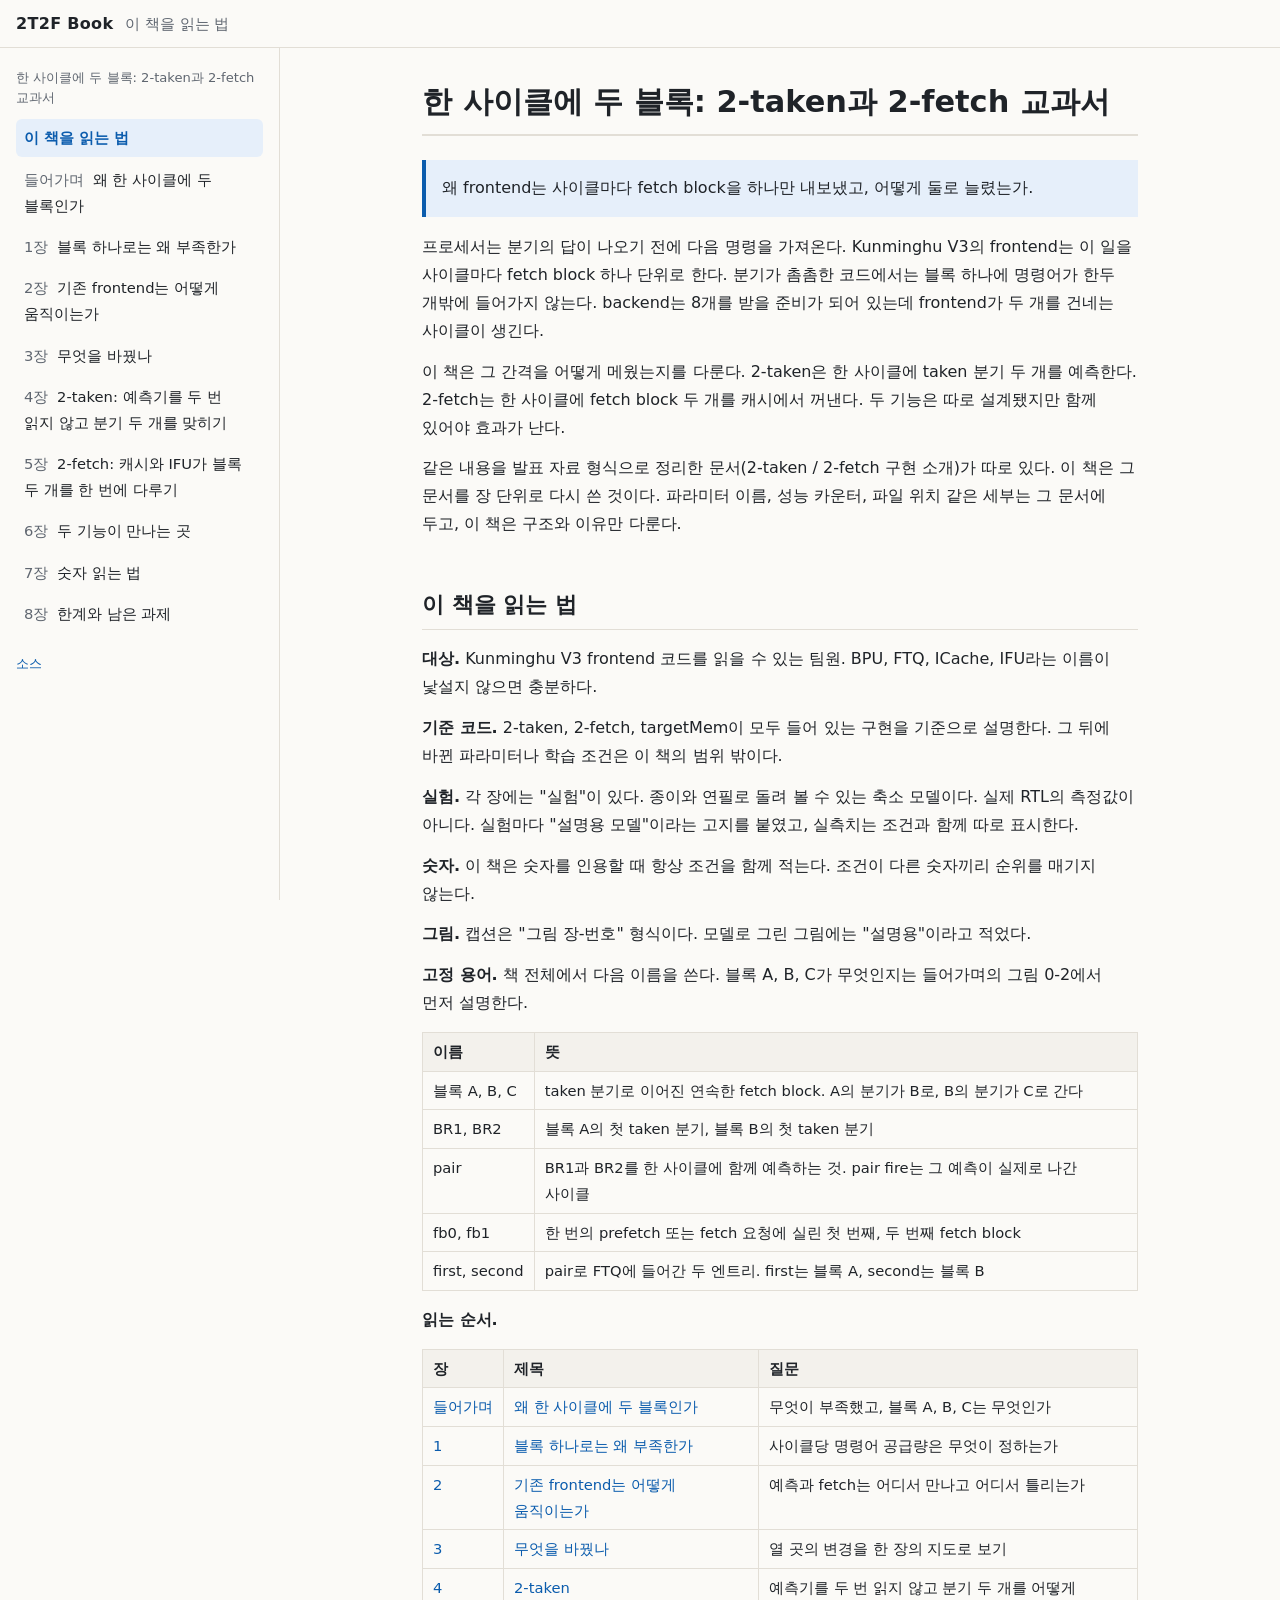
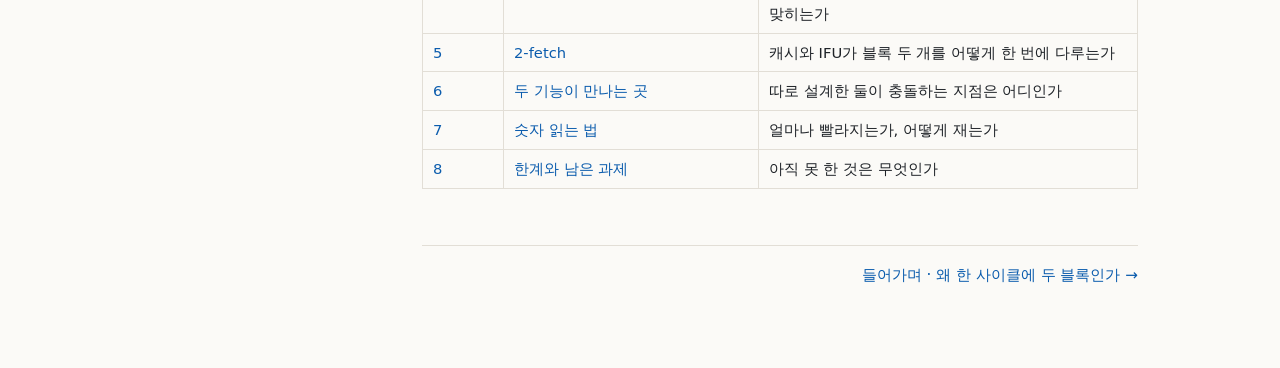
<file: index.html>
<!doctype html>
<html lang="ko">
<head>
<meta charset="utf-8">
<meta name="viewport" content="width=device-width, initial-scale=1">
<title>2T2F Book · 한 사이클에 두 블록: 2-taken과 2-fetch 교과서</title>
<meta name="description" content="한 사이클에 두 블록: 2-taken과 2-fetch 교과서">
<link rel="stylesheet" href="assets/book.css">
</head>
<body>
<header class="top">
  <button class="menu" aria-label="목차" onclick="document.body.classList.toggle('nav-open')">☰</button>
  <a class="brand" href="index.html">2T2F Book</a>
  <span class="topline">이 책을 읽는 법</span>
</header>
<div class="layout">
<nav class="side">
  <div class="side-title">한 사이클에 두 블록: 2-taken과 2-fetch 교과서</div>
  <ul><li><a href="index.html" class=cur>이 책을 읽는 법</a></li><li><a href="chapters/ch0.html"><span class="n">들어가며</span> 왜 한 사이클에 두 블록인가</a></li><li><a href="chapters/ch1.html"><span class="n">1장</span> 블록 하나로는 왜 부족한가</a></li><li><a href="chapters/ch2.html"><span class="n">2장</span> 기존 frontend는 어떻게 움직이는가</a></li><li><a href="chapters/ch3.html"><span class="n">3장</span> 무엇을 바꿨나</a></li><li><a href="chapters/ch4.html"><span class="n">4장</span> 2-taken: 예측기를 두 번 읽지 않고 분기 두 개를 맞히기</a></li><li><a href="chapters/ch5.html"><span class="n">5장</span> 2-fetch: 캐시와 IFU가 블록 두 개를 한 번에 다루기</a></li><li><a href="chapters/ch6.html"><span class="n">6장</span> 두 기능이 만나는 곳</a></li><li><a href="chapters/ch7.html"><span class="n">7장</span> 숫자 읽는 법</a></li><li><a href="chapters/ch8.html"><span class="n">8장</span> 한계와 남은 과제</a></li></ul>
  <div class="side-foot"><a href="https://github.com/star007kdh-proj/2T2F-book">소스</a></div>
</nav>
<main class="content">
<h1>한 사이클에 두 블록: 2-taken과 2-fetch 교과서</h1>
<blockquote>
<p>왜 frontend는 사이클마다 fetch block을 하나만 내보냈고, 어떻게 둘로 늘렸는가.</p>
</blockquote>
<p>프로세서는 분기의 답이 나오기 전에 다음 명령을 가져온다. Kunminghu V3의 frontend는 이 일을 사이클마다 fetch block 하나 단위로 한다. 분기가 촘촘한 코드에서는 블록 하나에 명령어가 한두 개밖에 들어가지 않는다. backend는 8개를 받을 준비가 되어 있는데 frontend가 두 개를 건네는 사이클이 생긴다.</p>
<p>이 책은 그 간격을 어떻게 메웠는지를 다룬다. 2-taken은 한 사이클에 taken 분기 두 개를 예측한다. 2-fetch는 한 사이클에 fetch block 두 개를 캐시에서 꺼낸다. 두 기능은 따로 설계됐지만 함께 있어야 효과가 난다.</p>
<p>같은 내용을 발표 자료 형식으로 정리한 문서(2-taken / 2-fetch 구현 소개)가 따로 있다. 이 책은 그 문서를 장 단위로 다시 쓴 것이다. 파라미터 이름, 성능 카운터, 파일 위치 같은 세부는 그 문서에 두고, 이 책은 구조와 이유만 다룬다.</p>
<h2>이 책을 읽는 법</h2>
<p><strong>대상.</strong> Kunminghu V3 frontend 코드를 읽을 수 있는 팀원. BPU, FTQ, ICache, IFU라는 이름이 낯설지 않으면 충분하다.</p>
<p><strong>기준 코드.</strong> 2-taken, 2-fetch, targetMem이 모두 들어 있는 구현을 기준으로 설명한다. 그 뒤에 바뀐 파라미터나 학습 조건은 이 책의 범위 밖이다.</p>
<p><strong>실험.</strong> 각 장에는 "실험"이 있다. 종이와 연필로 돌려 볼 수 있는 축소 모델이다. 실제 RTL의 측정값이 아니다. 실험마다 "설명용 모델"이라는 고지를 붙였고, 실측치는 조건과 함께 따로 표시한다.</p>
<p><strong>숫자.</strong> 이 책은 숫자를 인용할 때 항상 조건을 함께 적는다. 조건이 다른 숫자끼리 순위를 매기지 않는다.</p>
<p><strong>그림.</strong> 캡션은 "그림 장-번호" 형식이다. 모델로 그린 그림에는 "설명용"이라고 적었다.</p>
<p><strong>고정 용어.</strong> 책 전체에서 다음 이름을 쓴다. 블록 A, B, C가 무엇인지는 들어가며의 그림 0-2에서 먼저 설명한다.</p>
<table>
<thead>
<tr>
<th>이름</th>
<th>뜻</th>
</tr>
</thead>
<tbody>
<tr>
<td>블록 A, B, C</td>
<td>taken 분기로 이어진 연속한 fetch block. A의 분기가 B로, B의 분기가 C로 간다</td>
</tr>
<tr>
<td>BR1, BR2</td>
<td>블록 A의 첫 taken 분기, 블록 B의 첫 taken 분기</td>
</tr>
<tr>
<td>pair</td>
<td>BR1과 BR2를 한 사이클에 함께 예측하는 것. pair fire는 그 예측이 실제로 나간 사이클</td>
</tr>
<tr>
<td>fb0, fb1</td>
<td>한 번의 prefetch 또는 fetch 요청에 실린 첫 번째, 두 번째 fetch block</td>
</tr>
<tr>
<td>first, second</td>
<td>pair로 FTQ에 들어간 두 엔트리. first는 블록 A, second는 블록 B</td>
</tr>
</tbody>
</table>
<p><strong>읽는 순서.</strong></p>
<table>
<thead>
<tr>
<th>장</th>
<th>제목</th>
<th>질문</th>
</tr>
</thead>
<tbody>
<tr>
<td><a href="chapters/ch0.html">들어가며</a></td>
<td><a href="chapters/ch0.html">왜 한 사이클에 두 블록인가</a></td>
<td>무엇이 부족했고, 블록 A, B, C는 무엇인가</td>
</tr>
<tr>
<td><a href="chapters/ch1.html">1</a></td>
<td><a href="chapters/ch1.html">블록 하나로는 왜 부족한가</a></td>
<td>사이클당 명령어 공급량은 무엇이 정하는가</td>
</tr>
<tr>
<td><a href="chapters/ch2.html">2</a></td>
<td><a href="chapters/ch2.html">기존 frontend는 어떻게 움직이는가</a></td>
<td>예측과 fetch는 어디서 만나고 어디서 틀리는가</td>
</tr>
<tr>
<td><a href="chapters/ch3.html">3</a></td>
<td><a href="chapters/ch3.html">무엇을 바꿨나</a></td>
<td>열 곳의 변경을 한 장의 지도로 보기</td>
</tr>
<tr>
<td><a href="chapters/ch4.html">4</a></td>
<td><a href="chapters/ch4.html">2-taken</a></td>
<td>예측기를 두 번 읽지 않고 분기 두 개를 어떻게 맞히는가</td>
</tr>
<tr>
<td><a href="chapters/ch5.html">5</a></td>
<td><a href="chapters/ch5.html">2-fetch</a></td>
<td>캐시와 IFU가 블록 두 개를 어떻게 한 번에 다루는가</td>
</tr>
<tr>
<td><a href="chapters/ch6.html">6</a></td>
<td><a href="chapters/ch6.html">두 기능이 만나는 곳</a></td>
<td>따로 설계한 둘이 충돌하는 지점은 어디인가</td>
</tr>
<tr>
<td><a href="chapters/ch7.html">7</a></td>
<td><a href="chapters/ch7.html">숫자 읽는 법</a></td>
<td>얼마나 빨라지는가, 어떻게 재는가</td>
</tr>
<tr>
<td><a href="chapters/ch8.html">8</a></td>
<td><a href="chapters/ch8.html">한계와 남은 과제</a></td>
<td>아직 못 한 것은 무엇인가</td>
</tr>
</tbody>
</table>
<div class="prevnext"><a class="next" href="chapters/ch0.html">들어가며 · 왜 한 사이클에 두 블록인가 →</a></div>
</main>
</div>
<script src="assets/book.js"></script>
</body>
</html>
</file>
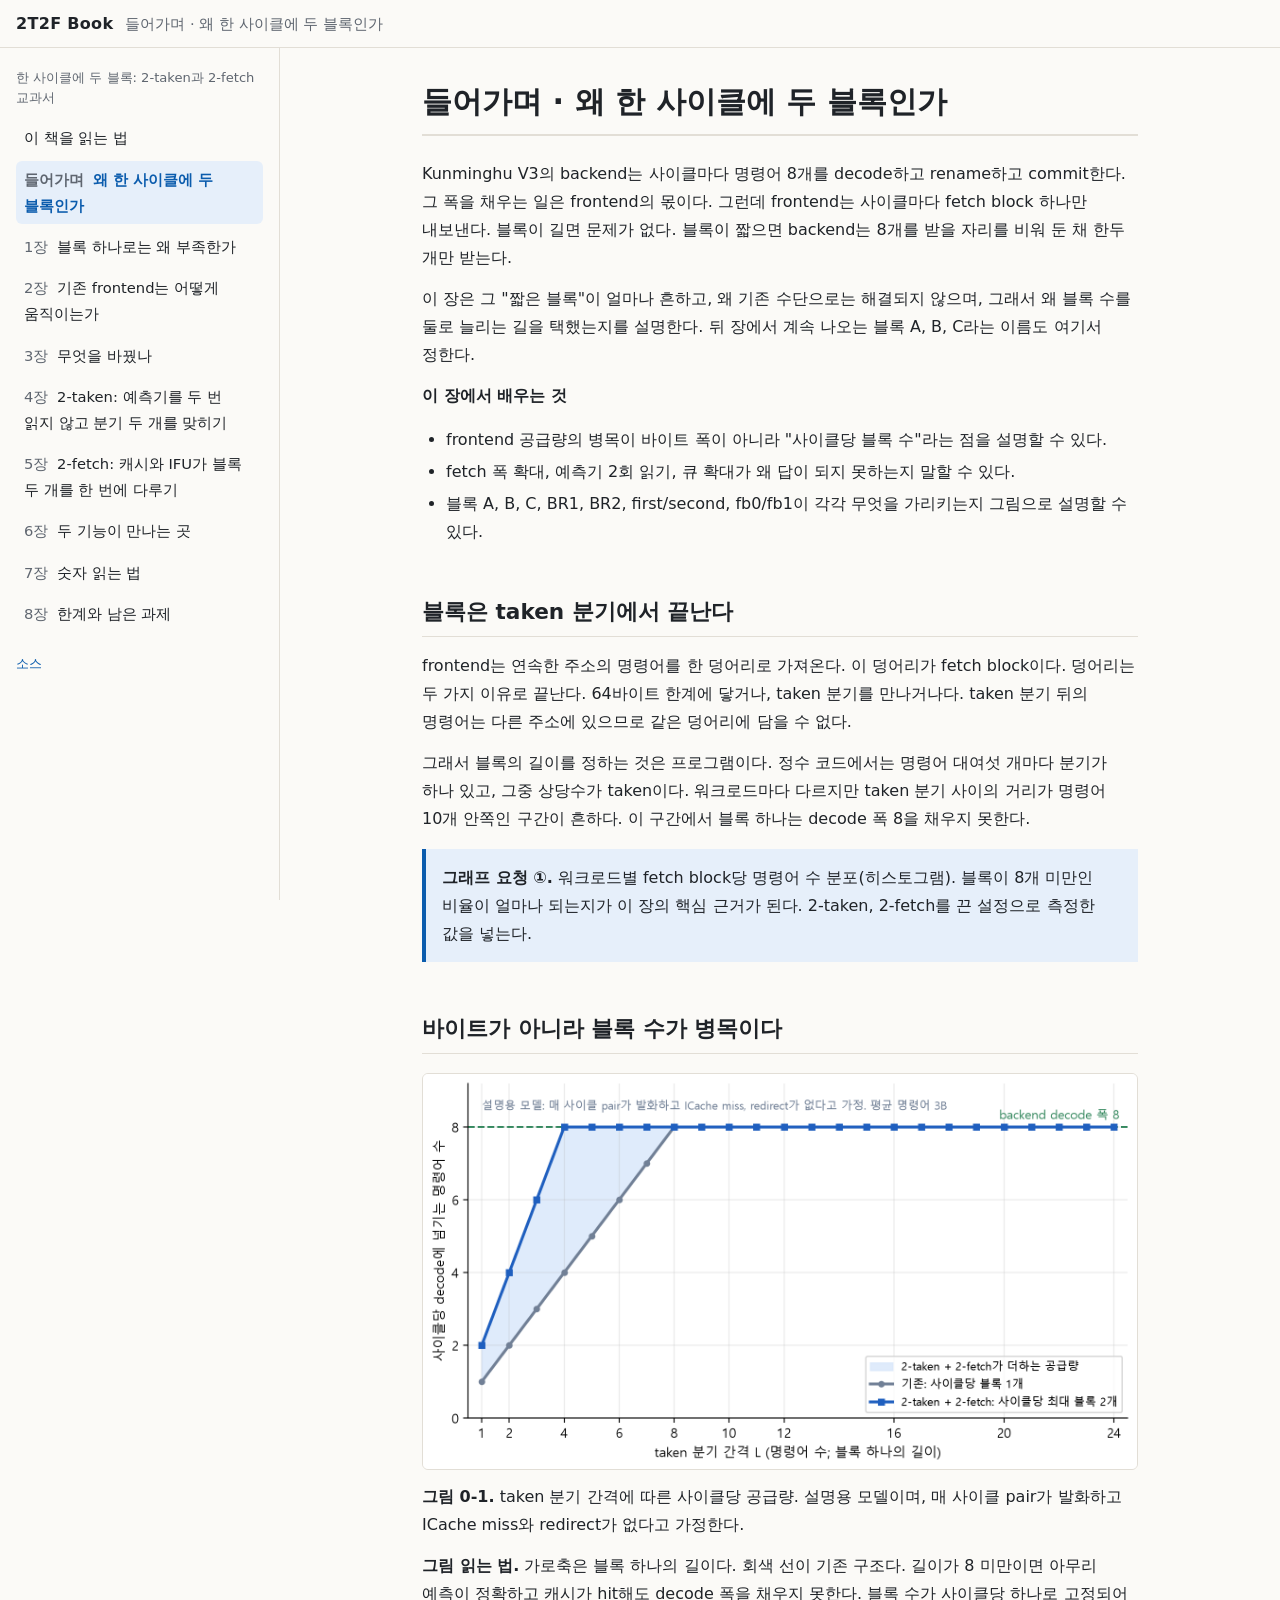
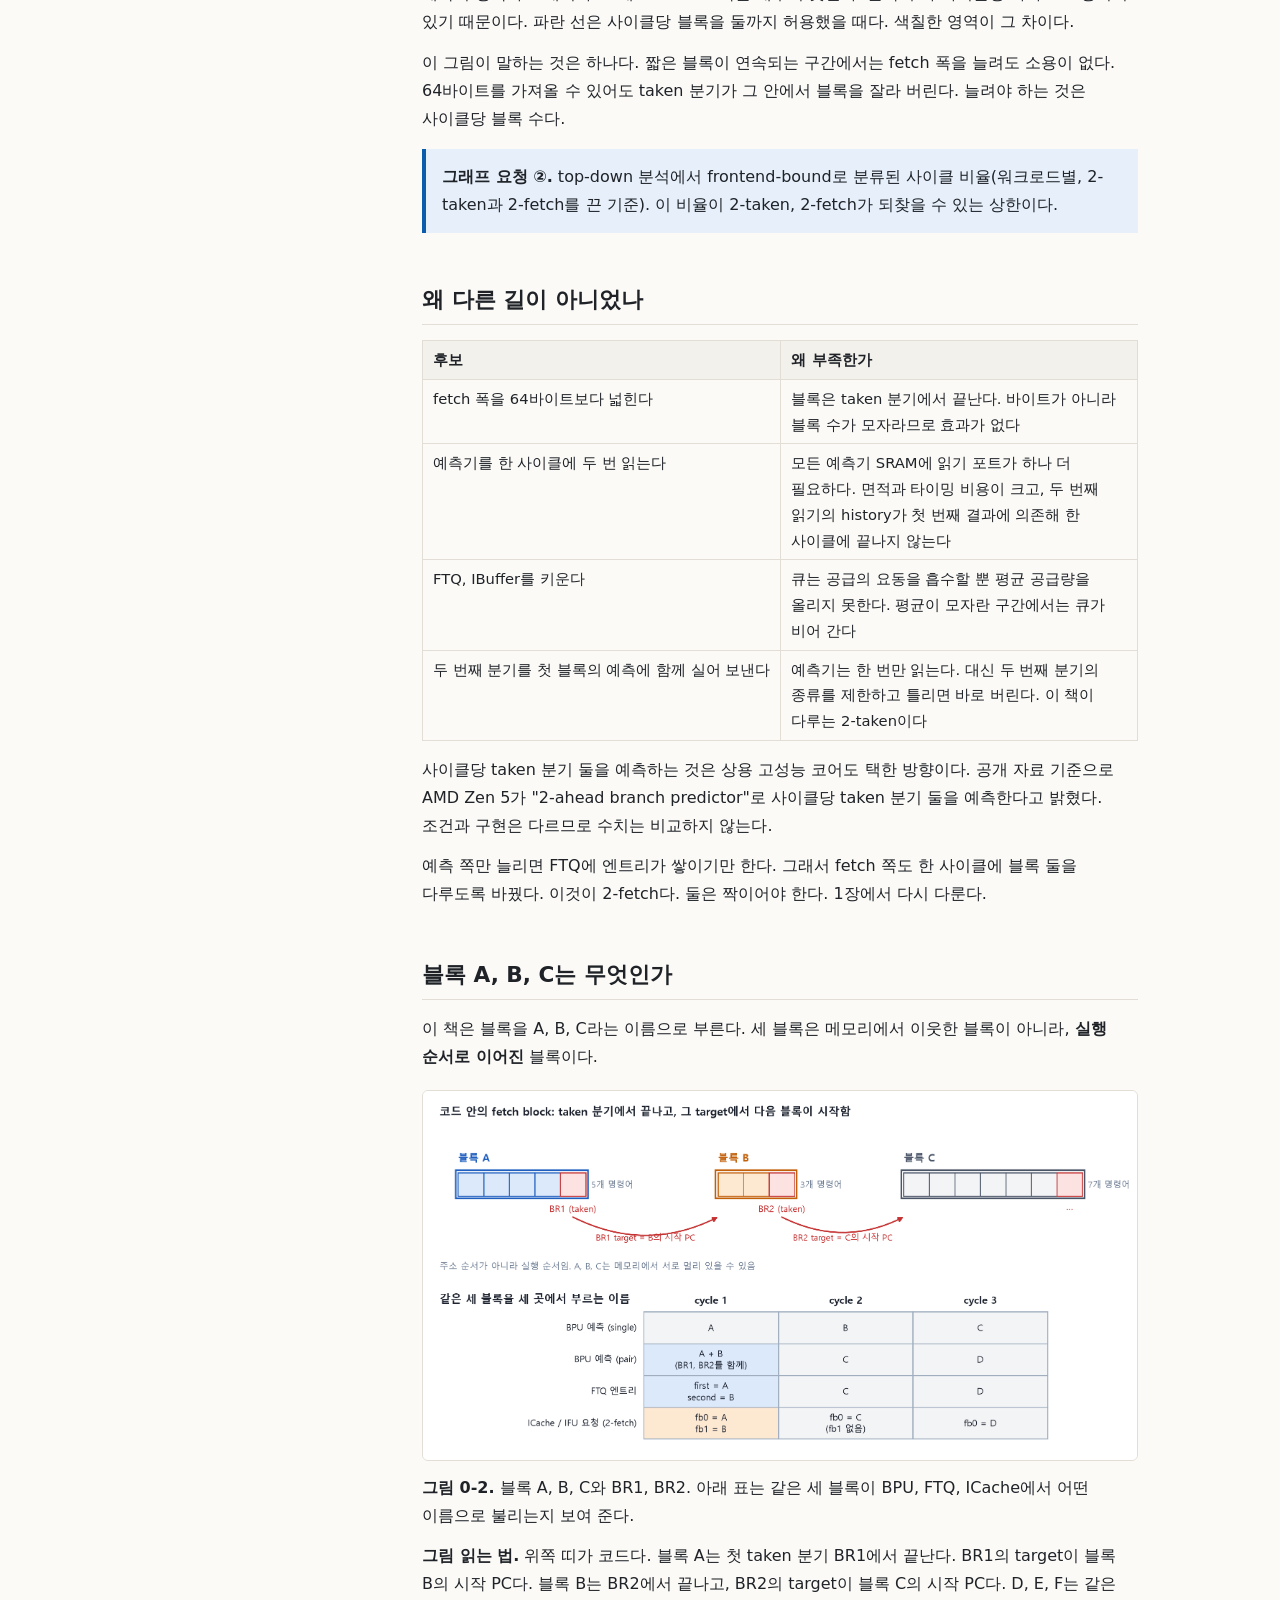
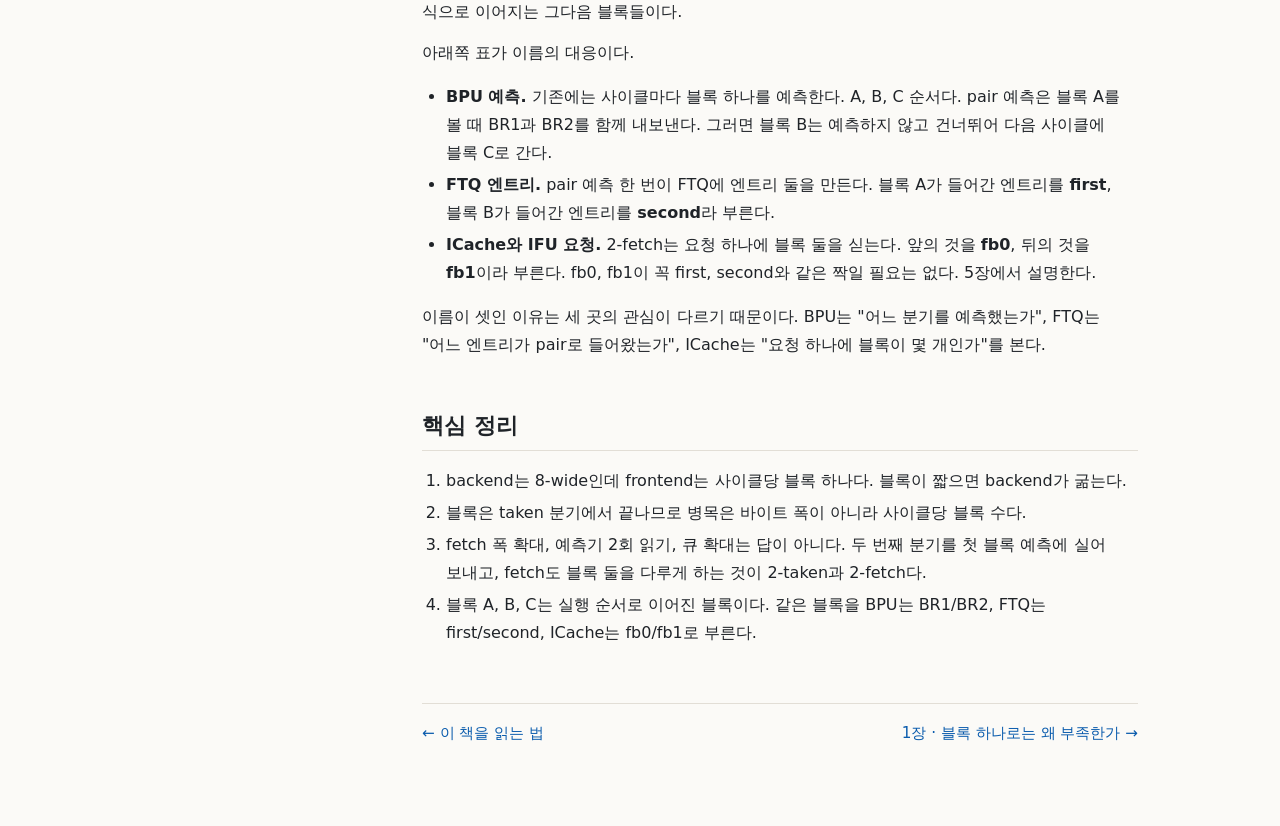
<file: chapters/ch0.html>
<!doctype html>
<html lang="ko">
<head>
<meta charset="utf-8">
<meta name="viewport" content="width=device-width, initial-scale=1">
<title>들어가며 · 왜 한 사이클에 두 블록인가 — 2T2F Book</title>
<meta name="description" content="한 사이클에 두 블록: 2-taken과 2-fetch 교과서">
<link rel="stylesheet" href="../assets/book.css">
</head>
<body>
<header class="top">
  <button class="menu" aria-label="목차" onclick="document.body.classList.toggle('nav-open')">☰</button>
  <a class="brand" href="../index.html">2T2F Book</a>
  <span class="topline">들어가며 · 왜 한 사이클에 두 블록인가</span>
</header>
<div class="layout">
<nav class="side">
  <div class="side-title">한 사이클에 두 블록: 2-taken과 2-fetch 교과서</div>
  <ul><li><a href="../index.html">이 책을 읽는 법</a></li><li><a href="../chapters/ch0.html" class=cur><span class="n">들어가며</span> 왜 한 사이클에 두 블록인가</a></li><li><a href="../chapters/ch1.html"><span class="n">1장</span> 블록 하나로는 왜 부족한가</a></li><li><a href="../chapters/ch2.html"><span class="n">2장</span> 기존 frontend는 어떻게 움직이는가</a></li><li><a href="../chapters/ch3.html"><span class="n">3장</span> 무엇을 바꿨나</a></li><li><a href="../chapters/ch4.html"><span class="n">4장</span> 2-taken: 예측기를 두 번 읽지 않고 분기 두 개를 맞히기</a></li><li><a href="../chapters/ch5.html"><span class="n">5장</span> 2-fetch: 캐시와 IFU가 블록 두 개를 한 번에 다루기</a></li><li><a href="../chapters/ch6.html"><span class="n">6장</span> 두 기능이 만나는 곳</a></li><li><a href="../chapters/ch7.html"><span class="n">7장</span> 숫자 읽는 법</a></li><li><a href="../chapters/ch8.html"><span class="n">8장</span> 한계와 남은 과제</a></li></ul>
  <div class="side-foot"><a href="https://github.com/star007kdh-proj/2T2F-book">소스</a></div>
</nav>
<main class="content">
<h1>들어가며 · 왜 한 사이클에 두 블록인가</h1>
<p>Kunminghu V3의 backend는 사이클마다 명령어 8개를 decode하고 rename하고 commit한다. 그 폭을 채우는 일은 frontend의 몫이다. 그런데 frontend는 사이클마다 fetch block 하나만 내보낸다. 블록이 길면 문제가 없다. 블록이 짧으면 backend는 8개를 받을 자리를 비워 둔 채 한두 개만 받는다.</p>
<p>이 장은 그 "짧은 블록"이 얼마나 흔하고, 왜 기존 수단으로는 해결되지 않으며, 그래서 왜 블록 수를 둘로 늘리는 길을 택했는지를 설명한다. 뒤 장에서 계속 나오는 블록 A, B, C라는 이름도 여기서 정한다.</p>
<p><strong>이 장에서 배우는 것</strong></p>
<ul>
<li>frontend 공급량의 병목이 바이트 폭이 아니라 "사이클당 블록 수"라는 점을 설명할 수 있다.</li>
<li>fetch 폭 확대, 예측기 2회 읽기, 큐 확대가 왜 답이 되지 못하는지 말할 수 있다.</li>
<li>블록 A, B, C, BR1, BR2, first/second, fb0/fb1이 각각 무엇을 가리키는지 그림으로 설명할 수 있다.</li>
</ul>
<h2>블록은 taken 분기에서 끝난다</h2>
<p>frontend는 연속한 주소의 명령어를 한 덩어리로 가져온다. 이 덩어리가 fetch block이다. 덩어리는 두 가지 이유로 끝난다. 64바이트 한계에 닿거나, taken 분기를 만나거나다. taken 분기 뒤의 명령어는 다른 주소에 있으므로 같은 덩어리에 담을 수 없다.</p>
<p>그래서 블록의 길이를 정하는 것은 프로그램이다. 정수 코드에서는 명령어 대여섯 개마다 분기가 하나 있고, 그중 상당수가 taken이다. 워크로드마다 다르지만 taken 분기 사이의 거리가 명령어 10개 안쪽인 구간이 흔하다. 이 구간에서 블록 하나는 decode 폭 8을 채우지 못한다.</p>
<blockquote>
<p><strong>그래프 요청 ①.</strong> 워크로드별 fetch block당 명령어 수 분포(히스토그램). 블록이 8개 미만인 비율이 얼마나 되는지가 이 장의 핵심 근거가 된다. 2-taken, 2-fetch를 끈 설정으로 측정한 값을 넣는다.</p>
</blockquote>
<h2>바이트가 아니라 블록 수가 병목이다</h2>
<p><img alt="그림 0-1" src="../figures/fig17_supply_model.png" /></p>
<p><strong>그림 0-1.</strong> taken 분기 간격에 따른 사이클당 공급량. 설명용 모델이며, 매 사이클 pair가 발화하고 ICache miss와 redirect가 없다고 가정한다.</p>
<p><strong>그림 읽는 법.</strong> 가로축은 블록 하나의 길이다. 회색 선이 기존 구조다. 길이가 8 미만이면 아무리 예측이 정확하고 캐시가 hit해도 decode 폭을 채우지 못한다. 블록 수가 사이클당 하나로 고정되어 있기 때문이다. 파란 선은 사이클당 블록을 둘까지 허용했을 때다. 색칠한 영역이 그 차이다.</p>
<p>이 그림이 말하는 것은 하나다. 짧은 블록이 연속되는 구간에서는 fetch 폭을 늘려도 소용이 없다. 64바이트를 가져올 수 있어도 taken 분기가 그 안에서 블록을 잘라 버린다. 늘려야 하는 것은 사이클당 블록 수다.</p>
<blockquote>
<p><strong>그래프 요청 ②.</strong> top-down 분석에서 frontend-bound로 분류된 사이클 비율(워크로드별, 2-taken과 2-fetch를 끈 기준). 이 비율이 2-taken, 2-fetch가 되찾을 수 있는 상한이다.</p>
</blockquote>
<h2>왜 다른 길이 아니었나</h2>
<table>
<thead>
<tr>
<th>후보</th>
<th>왜 부족한가</th>
</tr>
</thead>
<tbody>
<tr>
<td>fetch 폭을 64바이트보다 넓힌다</td>
<td>블록은 taken 분기에서 끝난다. 바이트가 아니라 블록 수가 모자라므로 효과가 없다</td>
</tr>
<tr>
<td>예측기를 한 사이클에 두 번 읽는다</td>
<td>모든 예측기 SRAM에 읽기 포트가 하나 더 필요하다. 면적과 타이밍 비용이 크고, 두 번째 읽기의 history가 첫 번째 결과에 의존해 한 사이클에 끝나지 않는다</td>
</tr>
<tr>
<td>FTQ, IBuffer를 키운다</td>
<td>큐는 공급의 요동을 흡수할 뿐 평균 공급량을 올리지 못한다. 평균이 모자란 구간에서는 큐가 비어 간다</td>
</tr>
<tr>
<td>두 번째 분기를 첫 블록의 예측에 함께 실어 보낸다</td>
<td>예측기는 한 번만 읽는다. 대신 두 번째 분기의 종류를 제한하고 틀리면 바로 버린다. 이 책이 다루는 2-taken이다</td>
</tr>
</tbody>
</table>
<p>사이클당 taken 분기 둘을 예측하는 것은 상용 고성능 코어도 택한 방향이다. 공개 자료 기준으로 AMD Zen 5가 "2-ahead branch predictor"로 사이클당 taken 분기 둘을 예측한다고 밝혔다. 조건과 구현은 다르므로 수치는 비교하지 않는다.</p>
<p>예측 쪽만 늘리면 FTQ에 엔트리가 쌓이기만 한다. 그래서 fetch 쪽도 한 사이클에 블록 둘을 다루도록 바꿨다. 이것이 2-fetch다. 둘은 짝이어야 한다. 1장에서 다시 다룬다.</p>
<h2>블록 A, B, C는 무엇인가</h2>
<p>이 책은 블록을 A, B, C라는 이름으로 부른다. 세 블록은 메모리에서 이웃한 블록이 아니라, <strong>실행 순서로 이어진</strong> 블록이다.</p>
<p><img alt="그림 0-2" src="../figures/fig16_blocks_abc.png" /></p>
<p><strong>그림 0-2.</strong> 블록 A, B, C와 BR1, BR2. 아래 표는 같은 세 블록이 BPU, FTQ, ICache에서 어떤 이름으로 불리는지 보여 준다.</p>
<p><strong>그림 읽는 법.</strong> 위쪽 띠가 코드다. 블록 A는 첫 taken 분기 BR1에서 끝난다. BR1의 target이 블록 B의 시작 PC다. 블록 B는 BR2에서 끝나고, BR2의 target이 블록 C의 시작 PC다. D, E, F는 같은 식으로 이어지는 그다음 블록들이다.</p>
<p>아래쪽 표가 이름의 대응이다.</p>
<ul>
<li><strong>BPU 예측.</strong> 기존에는 사이클마다 블록 하나를 예측한다. A, B, C 순서다. pair 예측은 블록 A를 볼 때 BR1과 BR2를 함께 내보낸다. 그러면 블록 B는 예측하지 않고 건너뛰어 다음 사이클에 블록 C로 간다.</li>
<li><strong>FTQ 엔트리.</strong> pair 예측 한 번이 FTQ에 엔트리 둘을 만든다. 블록 A가 들어간 엔트리를 <strong>first</strong>, 블록 B가 들어간 엔트리를 <strong>second</strong>라 부른다.</li>
<li><strong>ICache와 IFU 요청.</strong> 2-fetch는 요청 하나에 블록 둘을 싣는다. 앞의 것을 <strong>fb0</strong>, 뒤의 것을 <strong>fb1</strong>이라 부른다. fb0, fb1이 꼭 first, second와 같은 짝일 필요는 없다. 5장에서 설명한다.</li>
</ul>
<p>이름이 셋인 이유는 세 곳의 관심이 다르기 때문이다. BPU는 "어느 분기를 예측했는가", FTQ는 "어느 엔트리가 pair로 들어왔는가", ICache는 "요청 하나에 블록이 몇 개인가"를 본다.</p>
<h2>핵심 정리</h2>
<ol>
<li>backend는 8-wide인데 frontend는 사이클당 블록 하나다. 블록이 짧으면 backend가 굶는다.</li>
<li>블록은 taken 분기에서 끝나므로 병목은 바이트 폭이 아니라 사이클당 블록 수다.</li>
<li>fetch 폭 확대, 예측기 2회 읽기, 큐 확대는 답이 아니다. 두 번째 분기를 첫 블록 예측에 실어 보내고, fetch도 블록 둘을 다루게 하는 것이 2-taken과 2-fetch다.</li>
<li>블록 A, B, C는 실행 순서로 이어진 블록이다. 같은 블록을 BPU는 BR1/BR2, FTQ는 first/second, ICache는 fb0/fb1로 부른다.</li>
</ol>
<div class="prevnext"><a class="prev" href="../index.html">← 이 책을 읽는 법</a><a class="next" href="../chapters/ch1.html">1장 · 블록 하나로는 왜 부족한가 →</a></div>
</main>
</div>
<script src="../assets/book.js"></script>
</body>
</html>
</file>
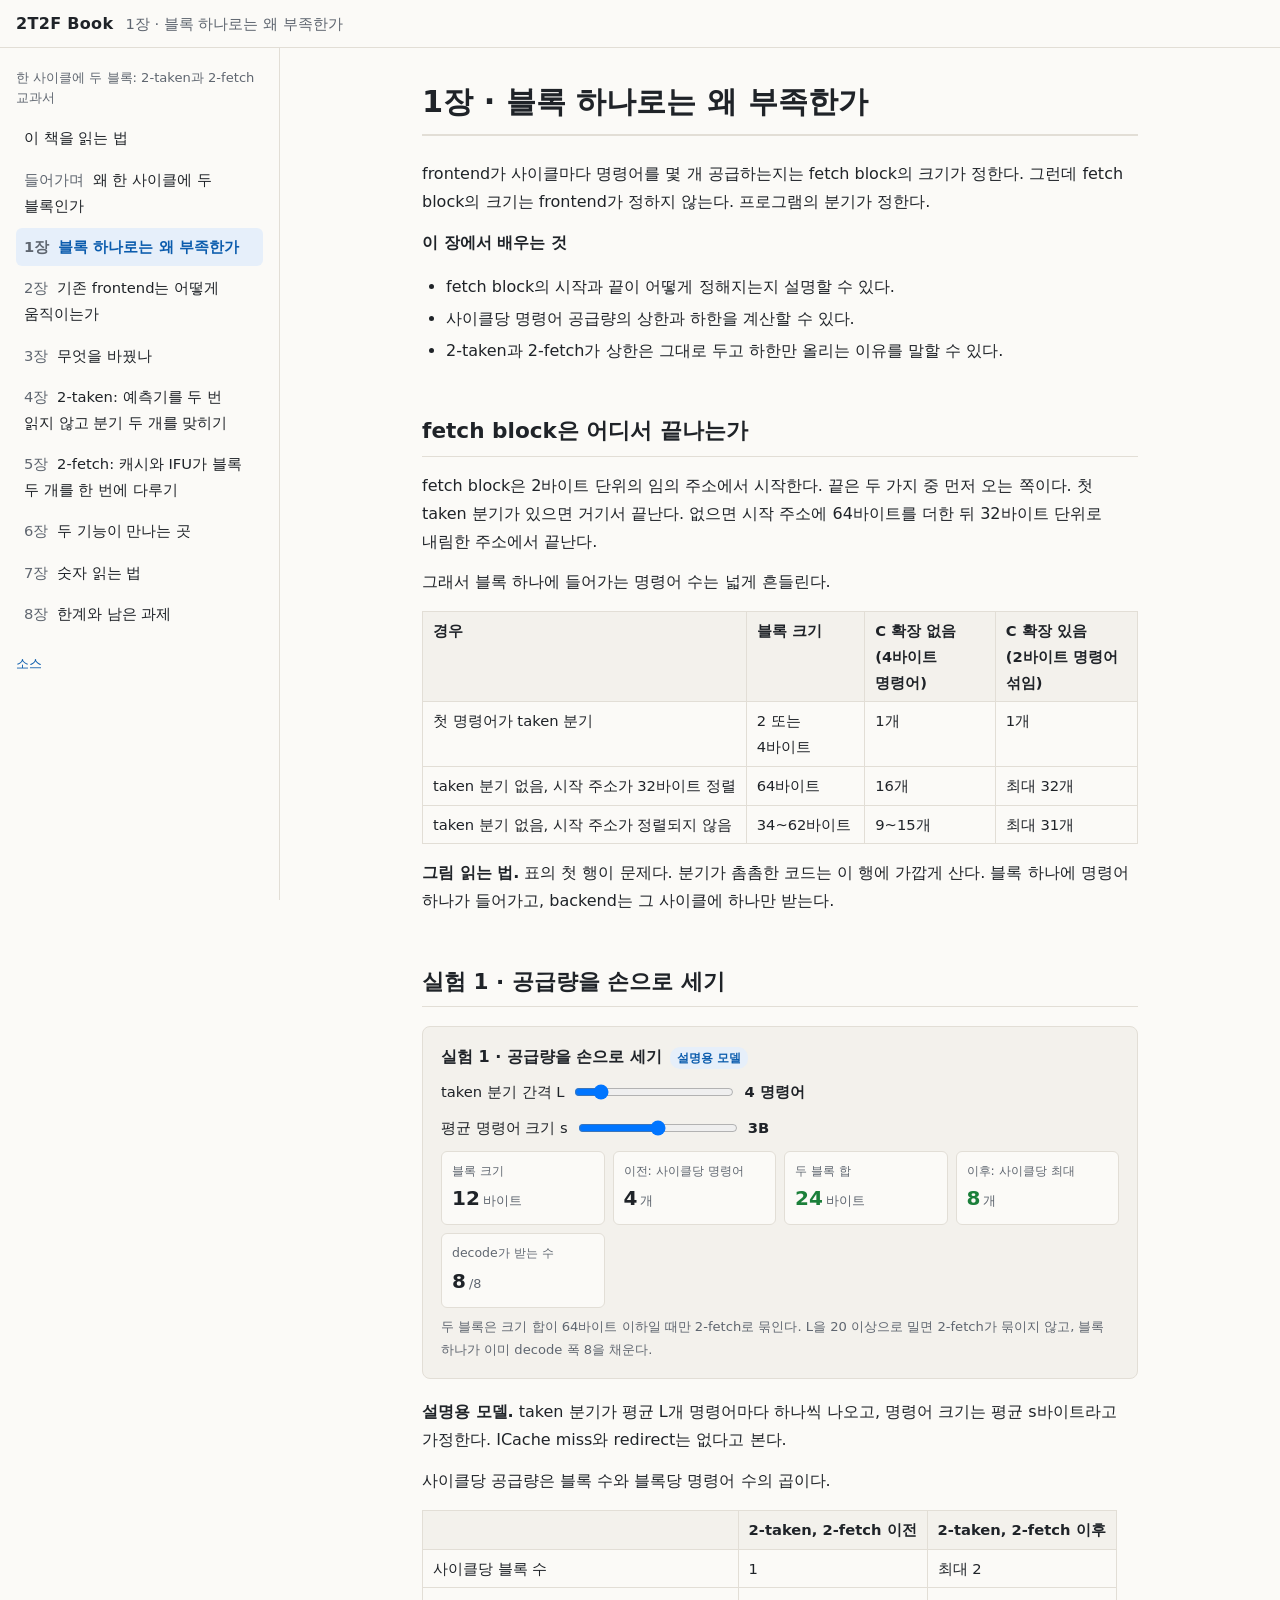
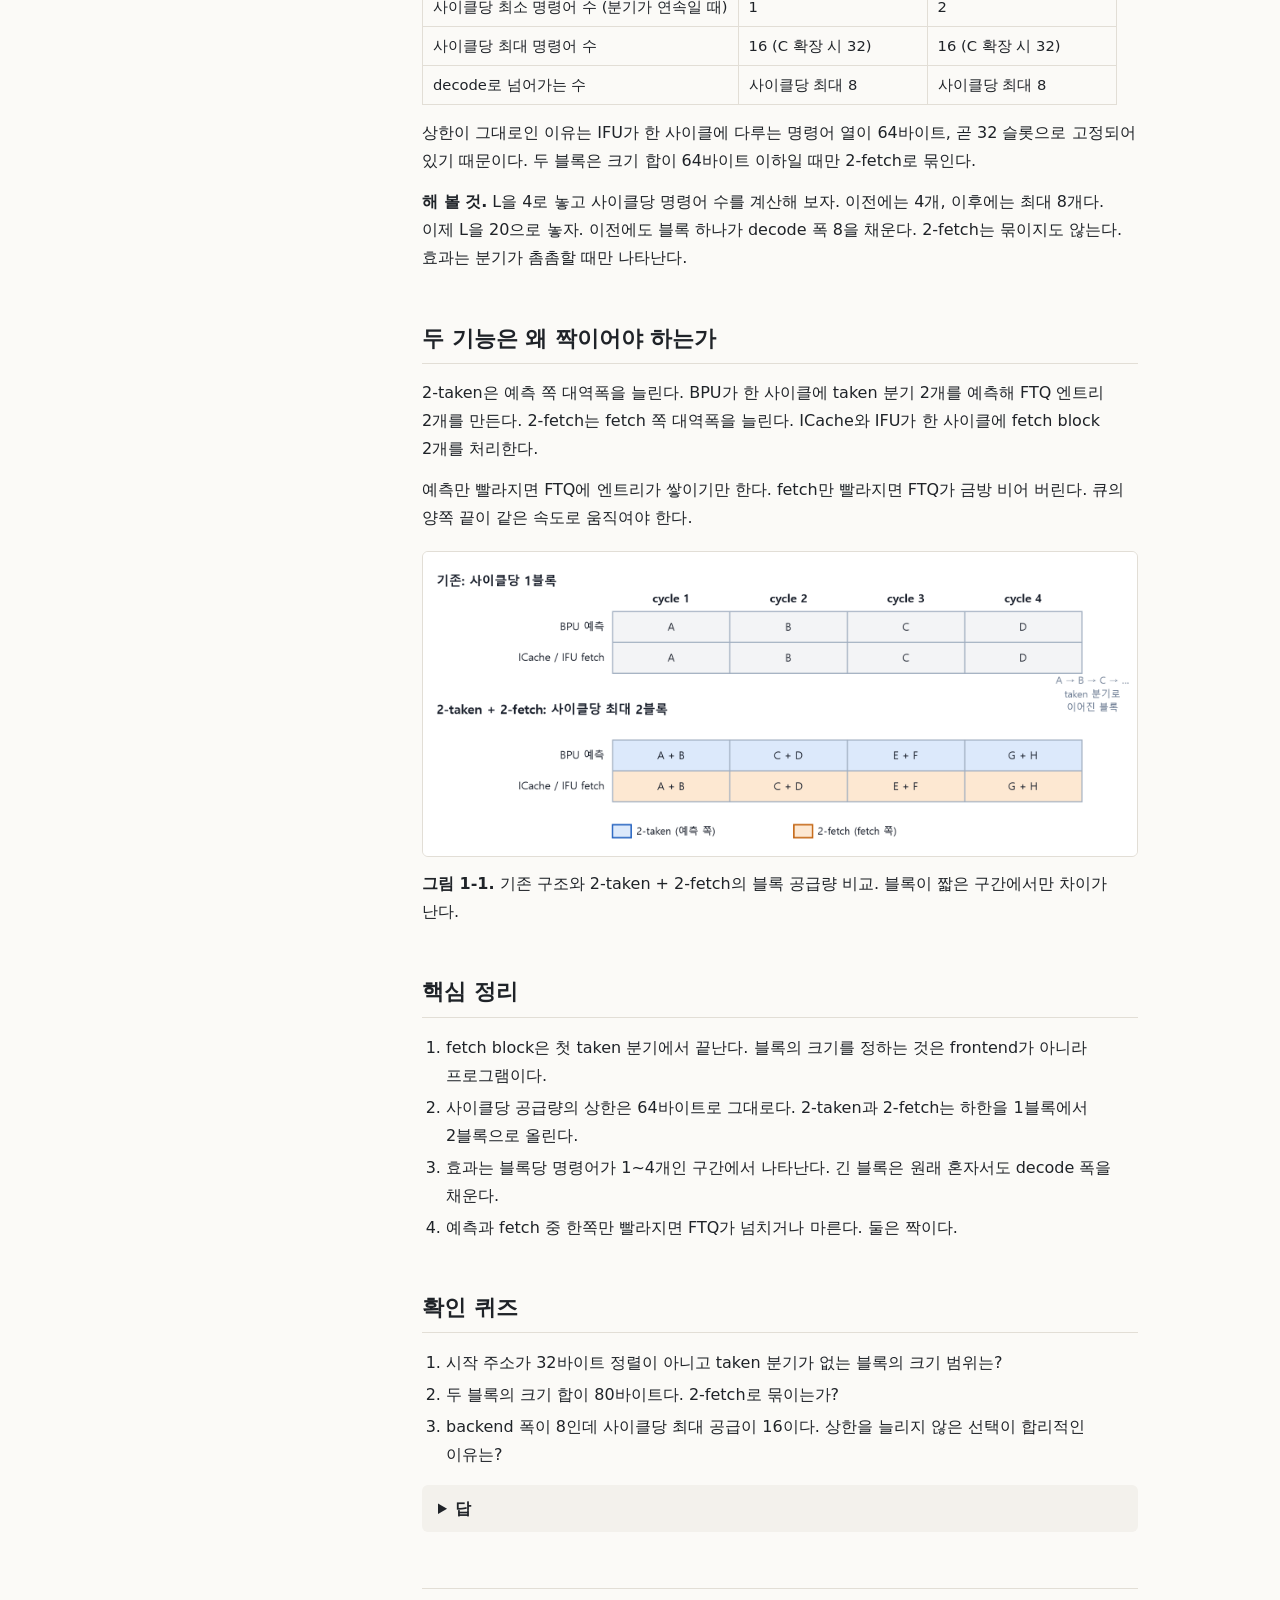
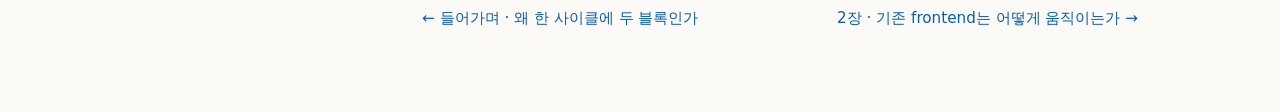
<file: chapters/ch1.html>
<!doctype html>
<html lang="ko">
<head>
<meta charset="utf-8">
<meta name="viewport" content="width=device-width, initial-scale=1">
<title>1장 · 블록 하나로는 왜 부족한가 — 2T2F Book</title>
<meta name="description" content="한 사이클에 두 블록: 2-taken과 2-fetch 교과서">
<link rel="stylesheet" href="../assets/book.css">
</head>
<body>
<header class="top">
  <button class="menu" aria-label="목차" onclick="document.body.classList.toggle('nav-open')">☰</button>
  <a class="brand" href="../index.html">2T2F Book</a>
  <span class="topline">1장 · 블록 하나로는 왜 부족한가</span>
</header>
<div class="layout">
<nav class="side">
  <div class="side-title">한 사이클에 두 블록: 2-taken과 2-fetch 교과서</div>
  <ul><li><a href="../index.html">이 책을 읽는 법</a></li><li><a href="../chapters/ch0.html"><span class="n">들어가며</span> 왜 한 사이클에 두 블록인가</a></li><li><a href="../chapters/ch1.html" class=cur><span class="n">1장</span> 블록 하나로는 왜 부족한가</a></li><li><a href="../chapters/ch2.html"><span class="n">2장</span> 기존 frontend는 어떻게 움직이는가</a></li><li><a href="../chapters/ch3.html"><span class="n">3장</span> 무엇을 바꿨나</a></li><li><a href="../chapters/ch4.html"><span class="n">4장</span> 2-taken: 예측기를 두 번 읽지 않고 분기 두 개를 맞히기</a></li><li><a href="../chapters/ch5.html"><span class="n">5장</span> 2-fetch: 캐시와 IFU가 블록 두 개를 한 번에 다루기</a></li><li><a href="../chapters/ch6.html"><span class="n">6장</span> 두 기능이 만나는 곳</a></li><li><a href="../chapters/ch7.html"><span class="n">7장</span> 숫자 읽는 법</a></li><li><a href="../chapters/ch8.html"><span class="n">8장</span> 한계와 남은 과제</a></li></ul>
  <div class="side-foot"><a href="https://github.com/star007kdh-proj/2T2F-book">소스</a></div>
</nav>
<main class="content">
<h1>1장 · 블록 하나로는 왜 부족한가</h1>
<p>frontend가 사이클마다 명령어를 몇 개 공급하는지는 fetch block의 크기가 정한다. 그런데 fetch block의 크기는 frontend가 정하지 않는다. 프로그램의 분기가 정한다.</p>
<p><strong>이 장에서 배우는 것</strong></p>
<ul>
<li>fetch block의 시작과 끝이 어떻게 정해지는지 설명할 수 있다.</li>
<li>사이클당 명령어 공급량의 상한과 하한을 계산할 수 있다.</li>
<li>2-taken과 2-fetch가 상한은 그대로 두고 하한만 올리는 이유를 말할 수 있다.</li>
</ul>
<h2>fetch block은 어디서 끝나는가</h2>
<p>fetch block은 2바이트 단위의 임의 주소에서 시작한다. 끝은 두 가지 중 먼저 오는 쪽이다. 첫 taken 분기가 있으면 거기서 끝난다. 없으면 시작 주소에 64바이트를 더한 뒤 32바이트 단위로 내림한 주소에서 끝난다.</p>
<p>그래서 블록 하나에 들어가는 명령어 수는 넓게 흔들린다.</p>
<table>
<thead>
<tr>
<th>경우</th>
<th>블록 크기</th>
<th>C 확장 없음 (4바이트 명령어)</th>
<th>C 확장 있음 (2바이트 명령어 섞임)</th>
</tr>
</thead>
<tbody>
<tr>
<td>첫 명령어가 taken 분기</td>
<td>2 또는 4바이트</td>
<td>1개</td>
<td>1개</td>
</tr>
<tr>
<td>taken 분기 없음, 시작 주소가 32바이트 정렬</td>
<td>64바이트</td>
<td>16개</td>
<td>최대 32개</td>
</tr>
<tr>
<td>taken 분기 없음, 시작 주소가 정렬되지 않음</td>
<td>34~62바이트</td>
<td>9~15개</td>
<td>최대 31개</td>
</tr>
</tbody>
</table>
<p><strong>그림 읽는 법.</strong> 표의 첫 행이 문제다. 분기가 촘촘한 코드는 이 행에 가깝게 산다. 블록 하나에 명령어 하나가 들어가고, backend는 그 사이클에 하나만 받는다.</p>
<h2>실험 1 · 공급량을 손으로 세기</h2>
<div class="widget" data-widget="supply"></div>

<p><strong>설명용 모델.</strong> taken 분기가 평균 L개 명령어마다 하나씩 나오고, 명령어 크기는 평균 s바이트라고 가정한다. ICache miss와 redirect는 없다고 본다.</p>
<p>사이클당 공급량은 블록 수와 블록당 명령어 수의 곱이다.</p>
<table>
<thead>
<tr>
<th></th>
<th>2-taken, 2-fetch 이전</th>
<th>2-taken, 2-fetch 이후</th>
</tr>
</thead>
<tbody>
<tr>
<td>사이클당 블록 수</td>
<td>1</td>
<td>최대 2</td>
</tr>
<tr>
<td>사이클당 최소 명령어 수 (분기가 연속일 때)</td>
<td>1</td>
<td>2</td>
</tr>
<tr>
<td>사이클당 최대 명령어 수</td>
<td>16 (C 확장 시 32)</td>
<td>16 (C 확장 시 32)</td>
</tr>
<tr>
<td>decode로 넘어가는 수</td>
<td>사이클당 최대 8</td>
<td>사이클당 최대 8</td>
</tr>
</tbody>
</table>
<p>상한이 그대로인 이유는 IFU가 한 사이클에 다루는 명령어 열이 64바이트, 곧 32 슬롯으로 고정되어 있기 때문이다. 두 블록은 크기 합이 64바이트 이하일 때만 2-fetch로 묶인다.</p>
<p><strong>해 볼 것.</strong> L을 4로 놓고 사이클당 명령어 수를 계산해 보자. 이전에는 4개, 이후에는 최대 8개다. 이제 L을 20으로 놓자. 이전에도 블록 하나가 decode 폭 8을 채운다. 2-fetch는 묶이지도 않는다. 효과는 분기가 촘촘할 때만 나타난다.</p>
<h2>두 기능은 왜 짝이어야 하는가</h2>
<p>2-taken은 예측 쪽 대역폭을 늘린다. BPU가 한 사이클에 taken 분기 2개를 예측해 FTQ 엔트리 2개를 만든다. 2-fetch는 fetch 쪽 대역폭을 늘린다. ICache와 IFU가 한 사이클에 fetch block 2개를 처리한다.</p>
<p>예측만 빨라지면 FTQ에 엔트리가 쌓이기만 한다. fetch만 빨라지면 FTQ가 금방 비어 버린다. 큐의 양쪽 끝이 같은 속도로 움직여야 한다.</p>
<p><img alt="그림 1-1" src="../figures/fig01_concept.png" /></p>
<p><strong>그림 1-1.</strong> 기존 구조와 2-taken + 2-fetch의 블록 공급량 비교. 블록이 짧은 구간에서만 차이가 난다.</p>
<h2>핵심 정리</h2>
<ol>
<li>fetch block은 첫 taken 분기에서 끝난다. 블록의 크기를 정하는 것은 frontend가 아니라 프로그램이다.</li>
<li>사이클당 공급량의 상한은 64바이트로 그대로다. 2-taken과 2-fetch는 하한을 1블록에서 2블록으로 올린다.</li>
<li>효과는 블록당 명령어가 1~4개인 구간에서 나타난다. 긴 블록은 원래 혼자서도 decode 폭을 채운다.</li>
<li>예측과 fetch 중 한쪽만 빨라지면 FTQ가 넘치거나 마른다. 둘은 짝이다.</li>
</ol>
<h2>확인 퀴즈</h2>
<ol>
<li>시작 주소가 32바이트 정렬이 아니고 taken 분기가 없는 블록의 크기 범위는?</li>
<li>두 블록의 크기 합이 80바이트다. 2-fetch로 묶이는가?</li>
<li>backend 폭이 8인데 사이클당 최대 공급이 16이다. 상한을 늘리지 않은 선택이 합리적인 이유는?</li>
</ol>
<details>
<summary>답</summary>
<ol>
<li>34~62바이트. 시작 주소 + 64바이트를 32바이트 단위로 내림하므로 정렬 오프셋만큼 줄어든다.</li>
<li>묶이지 않는다. IFU의 명령어 열이 64바이트이므로 합이 64바이트 이하일 때만 2-fetch가 된다.</li>
<li>긴 블록은 혼자서도 8을 채운다. 굶는 구간은 짧은 블록이 연속되는 곳이고, 그곳은 하한이 결정한다.</li>
</ol>
</details>
<div class="prevnext"><a class="prev" href="../chapters/ch0.html">← 들어가며 · 왜 한 사이클에 두 블록인가</a><a class="next" href="../chapters/ch2.html">2장 · 기존 frontend는 어떻게 움직이는가 →</a></div>
</main>
</div>
<script src="../assets/book.js"></script>
</body>
</html>
</file>
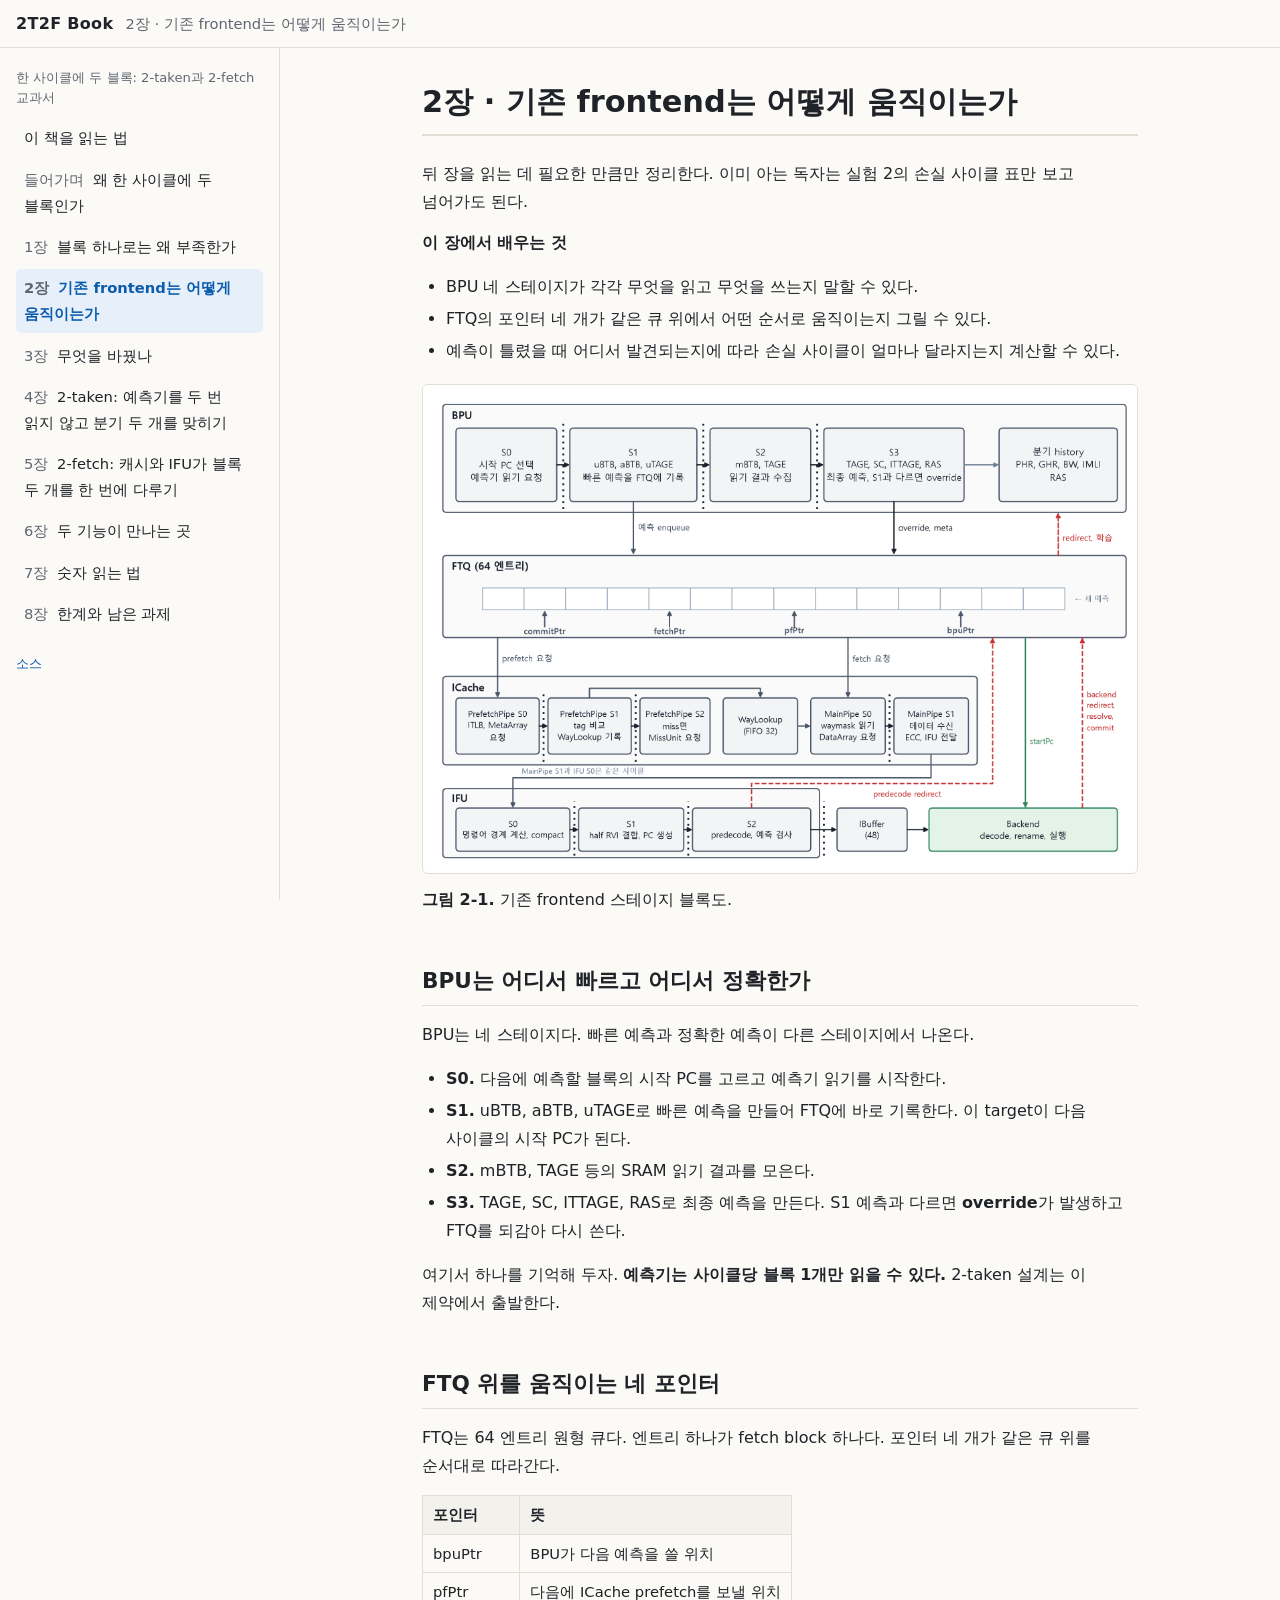
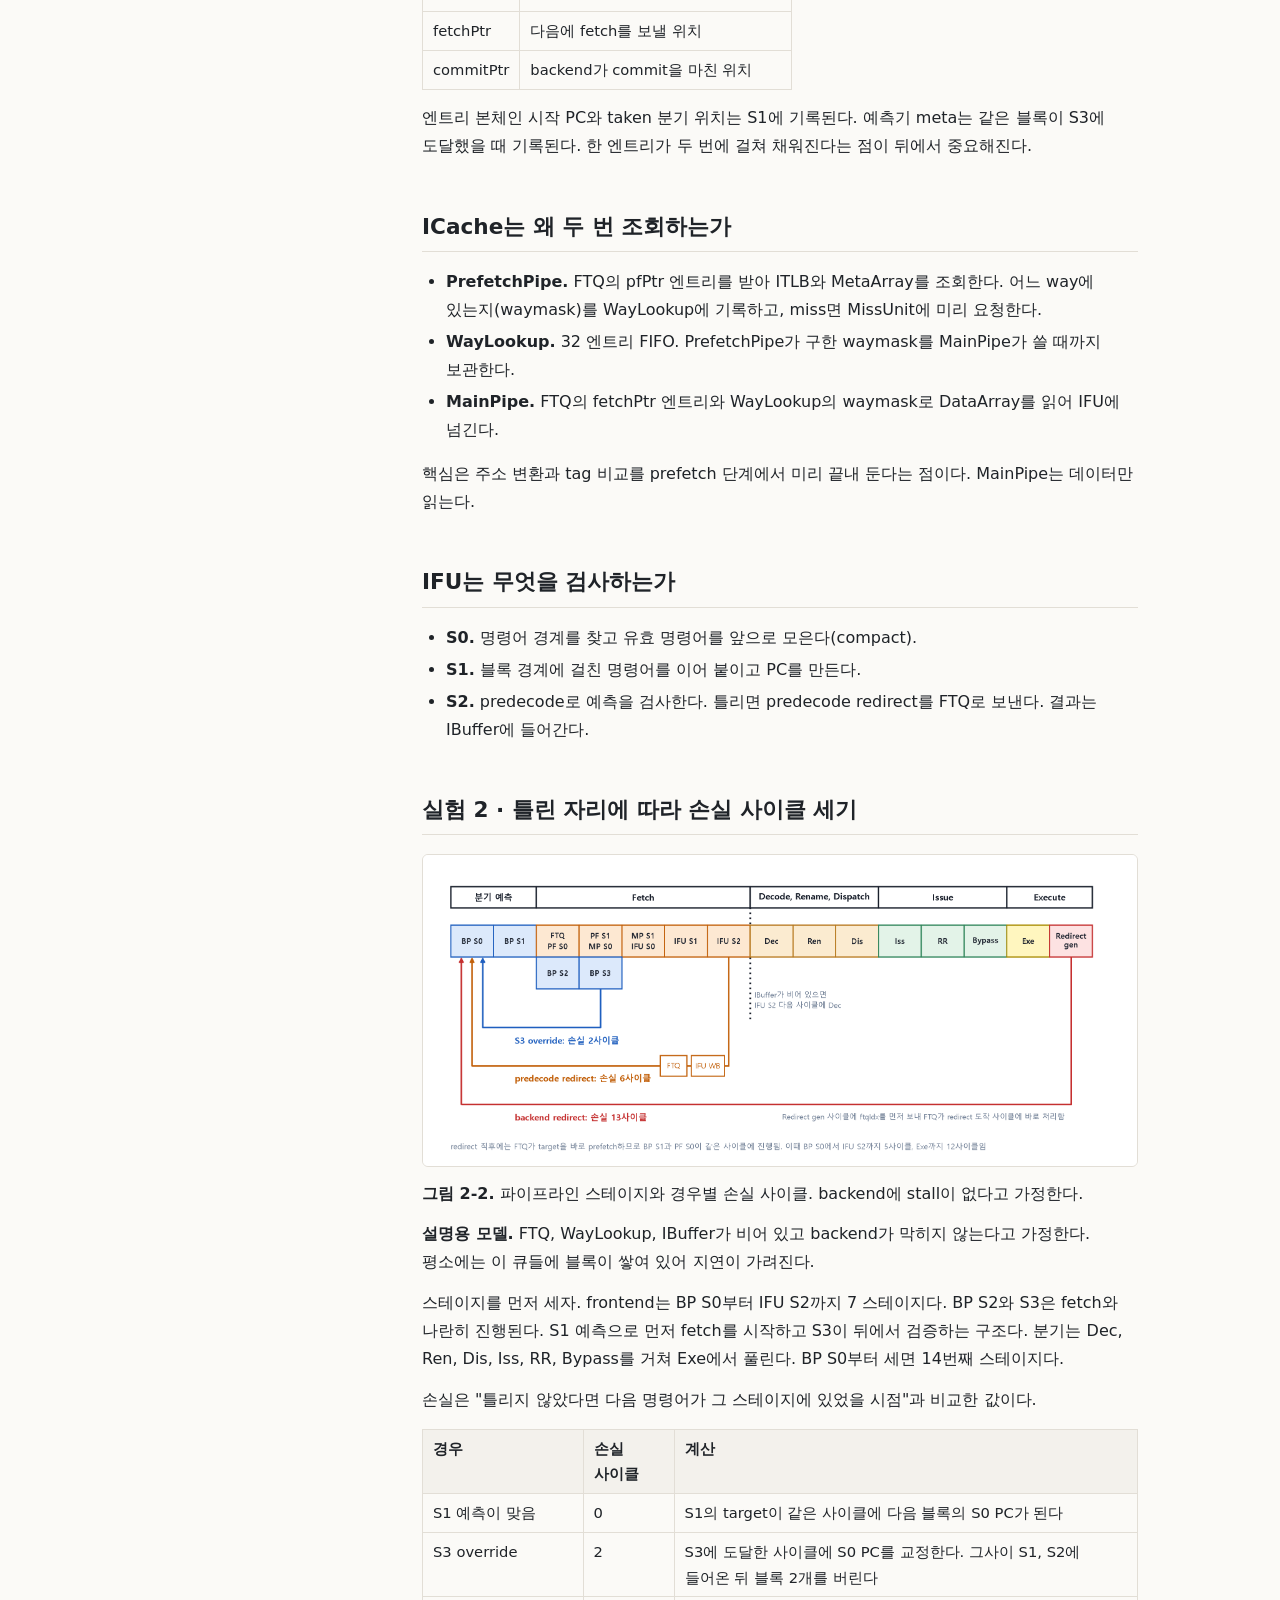
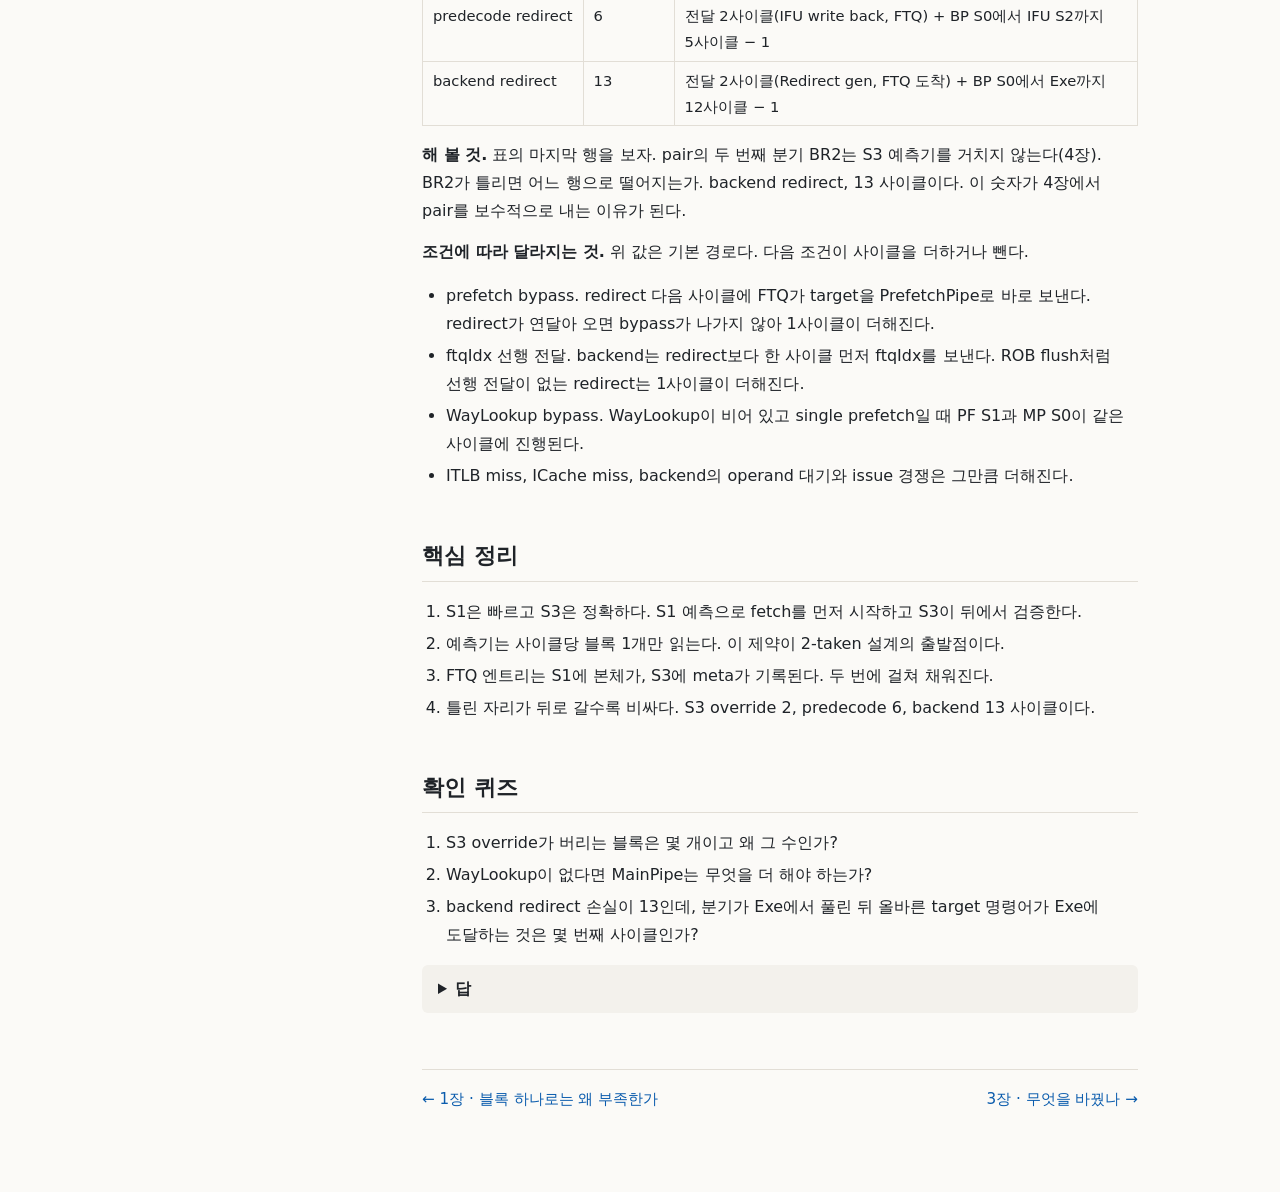
<file: chapters/ch2.html>
<!doctype html>
<html lang="ko">
<head>
<meta charset="utf-8">
<meta name="viewport" content="width=device-width, initial-scale=1">
<title>2장 · 기존 frontend는 어떻게 움직이는가 — 2T2F Book</title>
<meta name="description" content="한 사이클에 두 블록: 2-taken과 2-fetch 교과서">
<link rel="stylesheet" href="../assets/book.css">
</head>
<body>
<header class="top">
  <button class="menu" aria-label="목차" onclick="document.body.classList.toggle('nav-open')">☰</button>
  <a class="brand" href="../index.html">2T2F Book</a>
  <span class="topline">2장 · 기존 frontend는 어떻게 움직이는가</span>
</header>
<div class="layout">
<nav class="side">
  <div class="side-title">한 사이클에 두 블록: 2-taken과 2-fetch 교과서</div>
  <ul><li><a href="../index.html">이 책을 읽는 법</a></li><li><a href="../chapters/ch0.html"><span class="n">들어가며</span> 왜 한 사이클에 두 블록인가</a></li><li><a href="../chapters/ch1.html"><span class="n">1장</span> 블록 하나로는 왜 부족한가</a></li><li><a href="../chapters/ch2.html" class=cur><span class="n">2장</span> 기존 frontend는 어떻게 움직이는가</a></li><li><a href="../chapters/ch3.html"><span class="n">3장</span> 무엇을 바꿨나</a></li><li><a href="../chapters/ch4.html"><span class="n">4장</span> 2-taken: 예측기를 두 번 읽지 않고 분기 두 개를 맞히기</a></li><li><a href="../chapters/ch5.html"><span class="n">5장</span> 2-fetch: 캐시와 IFU가 블록 두 개를 한 번에 다루기</a></li><li><a href="../chapters/ch6.html"><span class="n">6장</span> 두 기능이 만나는 곳</a></li><li><a href="../chapters/ch7.html"><span class="n">7장</span> 숫자 읽는 법</a></li><li><a href="../chapters/ch8.html"><span class="n">8장</span> 한계와 남은 과제</a></li></ul>
  <div class="side-foot"><a href="https://github.com/star007kdh-proj/2T2F-book">소스</a></div>
</nav>
<main class="content">
<h1>2장 · 기존 frontend는 어떻게 움직이는가</h1>
<p>뒤 장을 읽는 데 필요한 만큼만 정리한다. 이미 아는 독자는 실험 2의 손실 사이클 표만 보고 넘어가도 된다.</p>
<p><strong>이 장에서 배우는 것</strong></p>
<ul>
<li>BPU 네 스테이지가 각각 무엇을 읽고 무엇을 쓰는지 말할 수 있다.</li>
<li>FTQ의 포인터 네 개가 같은 큐 위에서 어떤 순서로 움직이는지 그릴 수 있다.</li>
<li>예측이 틀렸을 때 어디서 발견되는지에 따라 손실 사이클이 얼마나 달라지는지 계산할 수 있다.</li>
</ul>
<p><img alt="그림 2-1" src="../figures/fig02_fe_baseline.png" /></p>
<p><strong>그림 2-1.</strong> 기존 frontend 스테이지 블록도.</p>
<h2>BPU는 어디서 빠르고 어디서 정확한가</h2>
<p>BPU는 네 스테이지다. 빠른 예측과 정확한 예측이 다른 스테이지에서 나온다.</p>
<ul>
<li><strong>S0.</strong> 다음에 예측할 블록의 시작 PC를 고르고 예측기 읽기를 시작한다.</li>
<li><strong>S1.</strong> uBTB, aBTB, uTAGE로 빠른 예측을 만들어 FTQ에 바로 기록한다. 이 target이 다음 사이클의 시작 PC가 된다.</li>
<li><strong>S2.</strong> mBTB, TAGE 등의 SRAM 읽기 결과를 모은다.</li>
<li><strong>S3.</strong> TAGE, SC, ITTAGE, RAS로 최종 예측을 만든다. S1 예측과 다르면 <strong>override</strong>가 발생하고 FTQ를 되감아 다시 쓴다.</li>
</ul>
<p>여기서 하나를 기억해 두자. <strong>예측기는 사이클당 블록 1개만 읽을 수 있다.</strong> 2-taken 설계는 이 제약에서 출발한다.</p>
<h2>FTQ 위를 움직이는 네 포인터</h2>
<p>FTQ는 64 엔트리 원형 큐다. 엔트리 하나가 fetch block 하나다. 포인터 네 개가 같은 큐 위를 순서대로 따라간다.</p>
<table>
<thead>
<tr>
<th>포인터</th>
<th>뜻</th>
</tr>
</thead>
<tbody>
<tr>
<td>bpuPtr</td>
<td>BPU가 다음 예측을 쓸 위치</td>
</tr>
<tr>
<td>pfPtr</td>
<td>다음에 ICache prefetch를 보낼 위치</td>
</tr>
<tr>
<td>fetchPtr</td>
<td>다음에 fetch를 보낼 위치</td>
</tr>
<tr>
<td>commitPtr</td>
<td>backend가 commit을 마친 위치</td>
</tr>
</tbody>
</table>
<p>엔트리 본체인 시작 PC와 taken 분기 위치는 S1에 기록된다. 예측기 meta는 같은 블록이 S3에 도달했을 때 기록된다. 한 엔트리가 두 번에 걸쳐 채워진다는 점이 뒤에서 중요해진다.</p>
<h2>ICache는 왜 두 번 조회하는가</h2>
<ul>
<li><strong>PrefetchPipe.</strong> FTQ의 pfPtr 엔트리를 받아 ITLB와 MetaArray를 조회한다. 어느 way에 있는지(waymask)를 WayLookup에 기록하고, miss면 MissUnit에 미리 요청한다.</li>
<li><strong>WayLookup.</strong> 32 엔트리 FIFO. PrefetchPipe가 구한 waymask를 MainPipe가 쓸 때까지 보관한다.</li>
<li><strong>MainPipe.</strong> FTQ의 fetchPtr 엔트리와 WayLookup의 waymask로 DataArray를 읽어 IFU에 넘긴다.</li>
</ul>
<p>핵심은 주소 변환과 tag 비교를 prefetch 단계에서 미리 끝내 둔다는 점이다. MainPipe는 데이터만 읽는다.</p>
<h2>IFU는 무엇을 검사하는가</h2>
<ul>
<li><strong>S0.</strong> 명령어 경계를 찾고 유효 명령어를 앞으로 모은다(compact).</li>
<li><strong>S1.</strong> 블록 경계에 걸친 명령어를 이어 붙이고 PC를 만든다.</li>
<li><strong>S2.</strong> predecode로 예측을 검사한다. 틀리면 predecode redirect를 FTQ로 보낸다. 결과는 IBuffer에 들어간다.</li>
</ul>
<h2>실험 2 · 틀린 자리에 따라 손실 사이클 세기</h2>
<p><img alt="그림 2-2" src="../figures/fig02b_pipeline_penalty.png" /></p>
<p><strong>그림 2-2.</strong> 파이프라인 스테이지와 경우별 손실 사이클. backend에 stall이 없다고 가정한다.</p>
<p><strong>설명용 모델.</strong> FTQ, WayLookup, IBuffer가 비어 있고 backend가 막히지 않는다고 가정한다. 평소에는 이 큐들에 블록이 쌓여 있어 지연이 가려진다.</p>
<p>스테이지를 먼저 세자. frontend는 BP S0부터 IFU S2까지 7 스테이지다. BP S2와 S3은 fetch와 나란히 진행된다. S1 예측으로 먼저 fetch를 시작하고 S3이 뒤에서 검증하는 구조다. 분기는 Dec, Ren, Dis, Iss, RR, Bypass를 거쳐 Exe에서 풀린다. BP S0부터 세면 14번째 스테이지다.</p>
<p>손실은 "틀리지 않았다면 다음 명령어가 그 스테이지에 있었을 시점"과 비교한 값이다.</p>
<table>
<thead>
<tr>
<th>경우</th>
<th>손실 사이클</th>
<th>계산</th>
</tr>
</thead>
<tbody>
<tr>
<td>S1 예측이 맞음</td>
<td>0</td>
<td>S1의 target이 같은 사이클에 다음 블록의 S0 PC가 된다</td>
</tr>
<tr>
<td>S3 override</td>
<td>2</td>
<td>S3에 도달한 사이클에 S0 PC를 교정한다. 그사이 S1, S2에 들어온 뒤 블록 2개를 버린다</td>
</tr>
<tr>
<td>predecode redirect</td>
<td>6</td>
<td>전달 2사이클(IFU write back, FTQ) + BP S0에서 IFU S2까지 5사이클 − 1</td>
</tr>
<tr>
<td>backend redirect</td>
<td>13</td>
<td>전달 2사이클(Redirect gen, FTQ 도착) + BP S0에서 Exe까지 12사이클 − 1</td>
</tr>
</tbody>
</table>
<p><strong>해 볼 것.</strong> 표의 마지막 행을 보자. pair의 두 번째 분기 BR2는 S3 예측기를 거치지 않는다(4장). BR2가 틀리면 어느 행으로 떨어지는가. backend redirect, 13 사이클이다. 이 숫자가 4장에서 pair를 보수적으로 내는 이유가 된다.</p>
<p><strong>조건에 따라 달라지는 것.</strong> 위 값은 기본 경로다. 다음 조건이 사이클을 더하거나 뺀다.</p>
<ul>
<li>prefetch bypass. redirect 다음 사이클에 FTQ가 target을 PrefetchPipe로 바로 보낸다. redirect가 연달아 오면 bypass가 나가지 않아 1사이클이 더해진다.</li>
<li>ftqIdx 선행 전달. backend는 redirect보다 한 사이클 먼저 ftqIdx를 보낸다. ROB flush처럼 선행 전달이 없는 redirect는 1사이클이 더해진다.</li>
<li>WayLookup bypass. WayLookup이 비어 있고 single prefetch일 때 PF S1과 MP S0이 같은 사이클에 진행된다.</li>
<li>ITLB miss, ICache miss, backend의 operand 대기와 issue 경쟁은 그만큼 더해진다.</li>
</ul>
<h2>핵심 정리</h2>
<ol>
<li>S1은 빠르고 S3은 정확하다. S1 예측으로 fetch를 먼저 시작하고 S3이 뒤에서 검증한다.</li>
<li>예측기는 사이클당 블록 1개만 읽는다. 이 제약이 2-taken 설계의 출발점이다.</li>
<li>FTQ 엔트리는 S1에 본체가, S3에 meta가 기록된다. 두 번에 걸쳐 채워진다.</li>
<li>틀린 자리가 뒤로 갈수록 비싸다. S3 override 2, predecode 6, backend 13 사이클이다.</li>
</ol>
<h2>확인 퀴즈</h2>
<ol>
<li>S3 override가 버리는 블록은 몇 개이고 왜 그 수인가?</li>
<li>WayLookup이 없다면 MainPipe는 무엇을 더 해야 하는가?</li>
<li>backend redirect 손실이 13인데, 분기가 Exe에서 풀린 뒤 올바른 target 명령어가 Exe에 도달하는 것은 몇 번째 사이클인가?</li>
</ol>
<details>
<summary>답</summary>
<ol>
<li>2개. S1과 S2에 들어온 뒤 블록이다. S3에 도달한 사이클에 S0 PC를 바꾸므로 그 둘만 버린다.</li>
<li>ITLB 조회와 MetaArray tag 비교. prefetch 단계가 미리 끝내 둔 것이 이 둘이다.</li>
<li>14번째. 전달 2사이클과 BP S0에서 Exe까지 12사이클을 더한 값이다.</li>
</ol>
</details>
<div class="prevnext"><a class="prev" href="../chapters/ch1.html">← 1장 · 블록 하나로는 왜 부족한가</a><a class="next" href="../chapters/ch3.html">3장 · 무엇을 바꿨나 →</a></div>
</main>
</div>
<script src="../assets/book.js"></script>
</body>
</html>
</file>
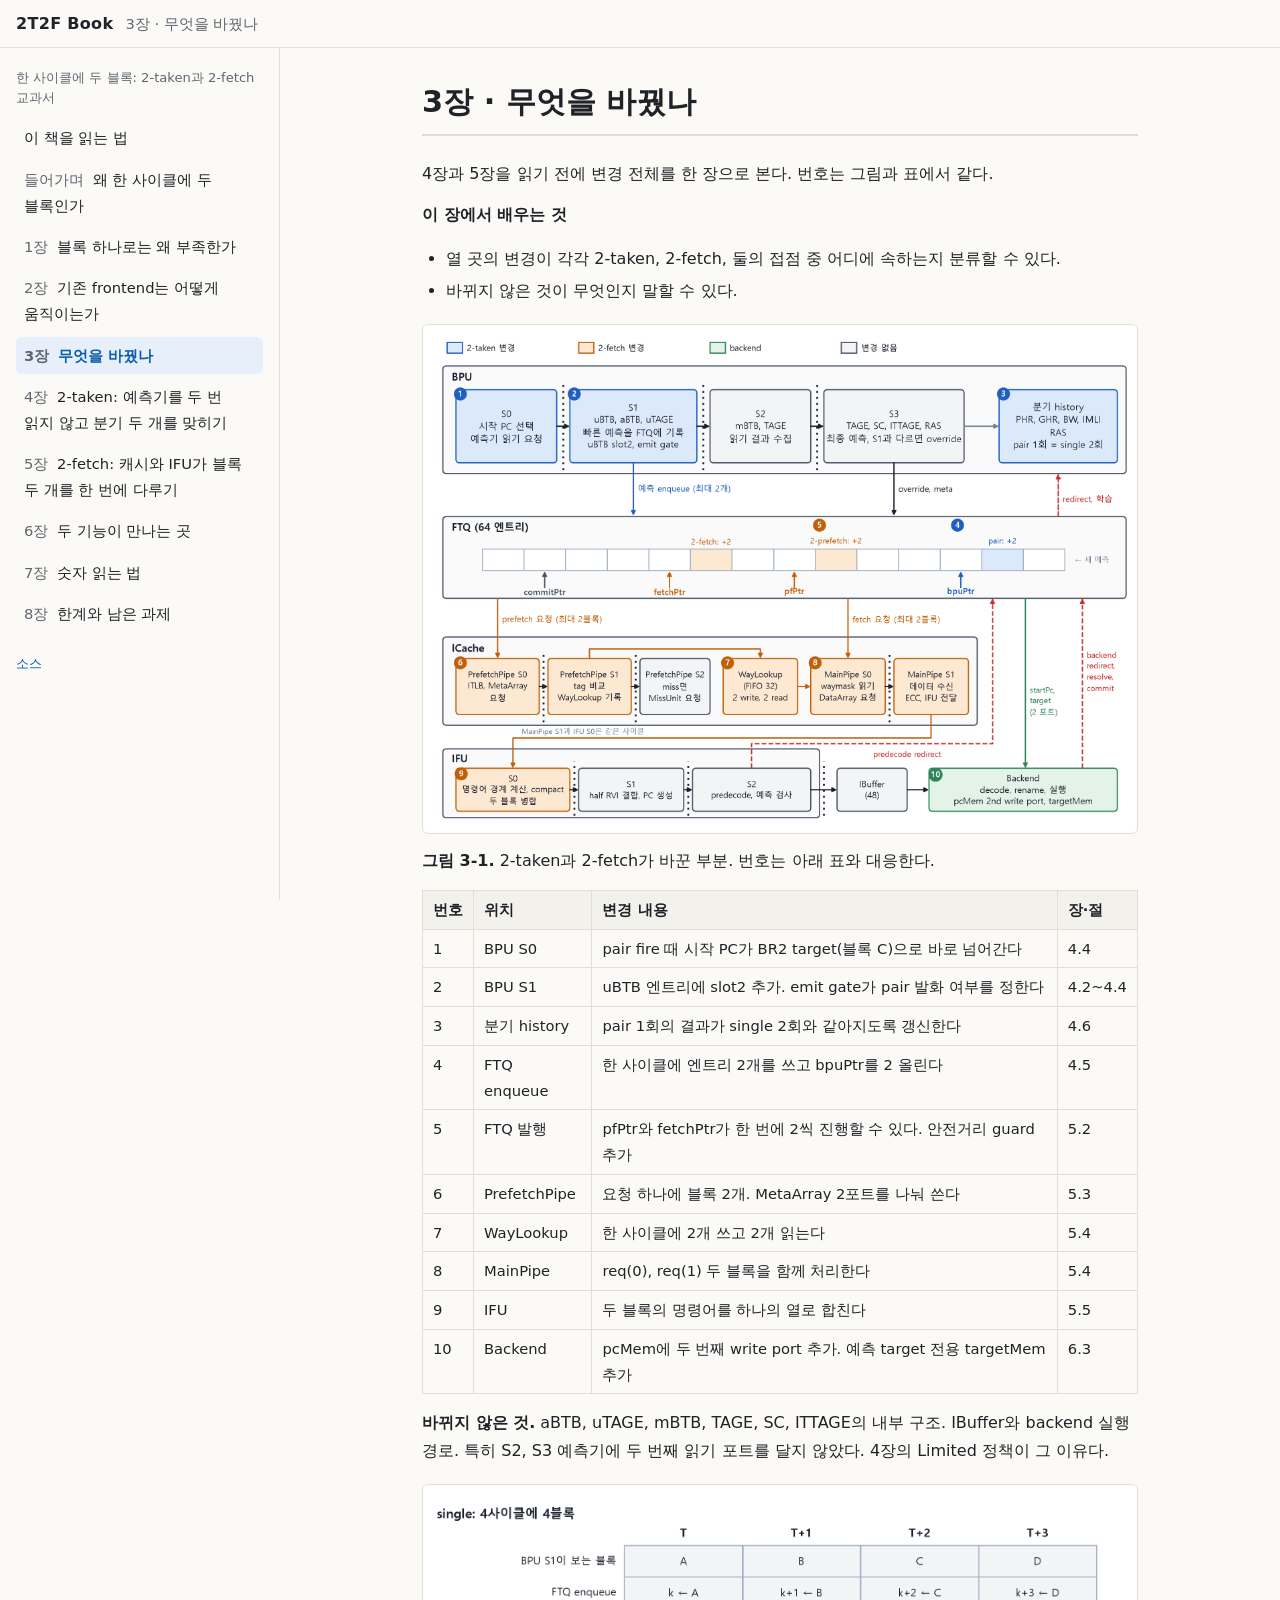
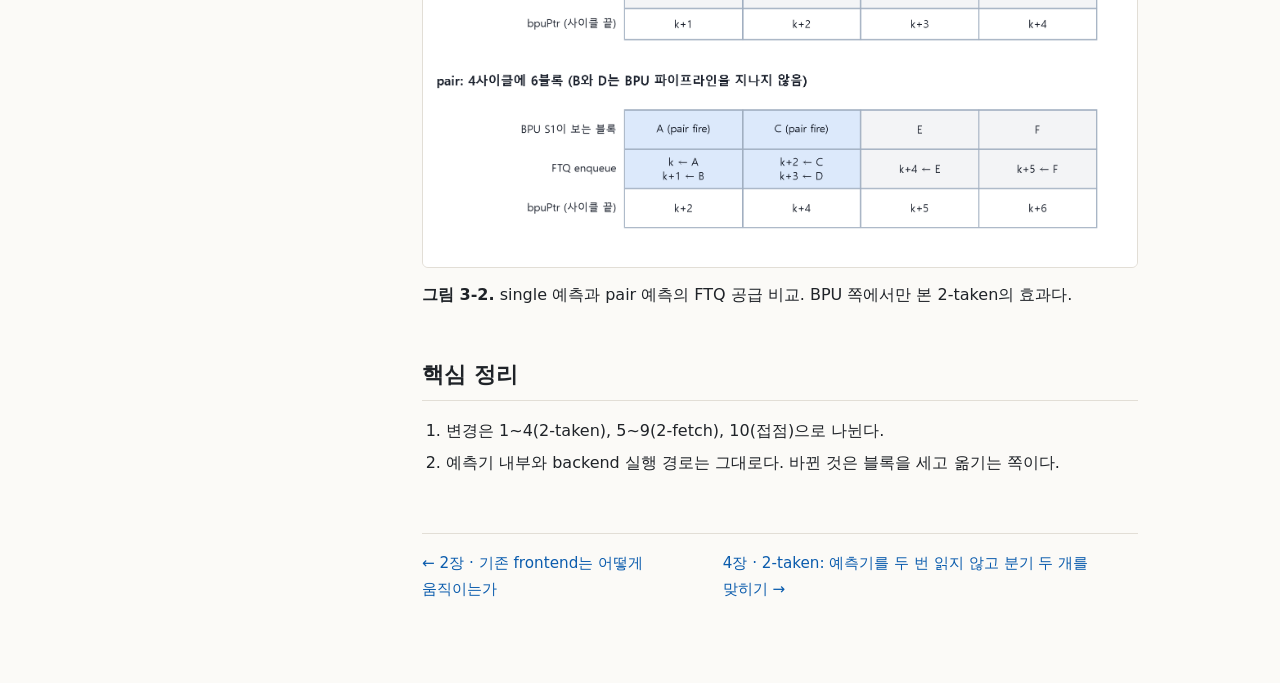
<file: chapters/ch3.html>
<!doctype html>
<html lang="ko">
<head>
<meta charset="utf-8">
<meta name="viewport" content="width=device-width, initial-scale=1">
<title>3장 · 무엇을 바꿨나 — 2T2F Book</title>
<meta name="description" content="한 사이클에 두 블록: 2-taken과 2-fetch 교과서">
<link rel="stylesheet" href="../assets/book.css">
</head>
<body>
<header class="top">
  <button class="menu" aria-label="목차" onclick="document.body.classList.toggle('nav-open')">☰</button>
  <a class="brand" href="../index.html">2T2F Book</a>
  <span class="topline">3장 · 무엇을 바꿨나</span>
</header>
<div class="layout">
<nav class="side">
  <div class="side-title">한 사이클에 두 블록: 2-taken과 2-fetch 교과서</div>
  <ul><li><a href="../index.html">이 책을 읽는 법</a></li><li><a href="../chapters/ch0.html"><span class="n">들어가며</span> 왜 한 사이클에 두 블록인가</a></li><li><a href="../chapters/ch1.html"><span class="n">1장</span> 블록 하나로는 왜 부족한가</a></li><li><a href="../chapters/ch2.html"><span class="n">2장</span> 기존 frontend는 어떻게 움직이는가</a></li><li><a href="../chapters/ch3.html" class=cur><span class="n">3장</span> 무엇을 바꿨나</a></li><li><a href="../chapters/ch4.html"><span class="n">4장</span> 2-taken: 예측기를 두 번 읽지 않고 분기 두 개를 맞히기</a></li><li><a href="../chapters/ch5.html"><span class="n">5장</span> 2-fetch: 캐시와 IFU가 블록 두 개를 한 번에 다루기</a></li><li><a href="../chapters/ch6.html"><span class="n">6장</span> 두 기능이 만나는 곳</a></li><li><a href="../chapters/ch7.html"><span class="n">7장</span> 숫자 읽는 법</a></li><li><a href="../chapters/ch8.html"><span class="n">8장</span> 한계와 남은 과제</a></li></ul>
  <div class="side-foot"><a href="https://github.com/star007kdh-proj/2T2F-book">소스</a></div>
</nav>
<main class="content">
<h1>3장 · 무엇을 바꿨나</h1>
<p>4장과 5장을 읽기 전에 변경 전체를 한 장으로 본다. 번호는 그림과 표에서 같다.</p>
<p><strong>이 장에서 배우는 것</strong></p>
<ul>
<li>열 곳의 변경이 각각 2-taken, 2-fetch, 둘의 접점 중 어디에 속하는지 분류할 수 있다.</li>
<li>바뀌지 않은 것이 무엇인지 말할 수 있다.</li>
</ul>
<p><img alt="그림 3-1" src="../figures/fig03_fe_2t2f.png" /></p>
<p><strong>그림 3-1.</strong> 2-taken과 2-fetch가 바꾼 부분. 번호는 아래 표와 대응한다.</p>
<table>
<thead>
<tr>
<th>번호</th>
<th>위치</th>
<th>변경 내용</th>
<th>장·절</th>
</tr>
</thead>
<tbody>
<tr>
<td>1</td>
<td>BPU S0</td>
<td>pair fire 때 시작 PC가 BR2 target(블록 C)으로 바로 넘어간다</td>
<td>4.4</td>
</tr>
<tr>
<td>2</td>
<td>BPU S1</td>
<td>uBTB 엔트리에 slot2 추가. emit gate가 pair 발화 여부를 정한다</td>
<td>4.2~4.4</td>
</tr>
<tr>
<td>3</td>
<td>분기 history</td>
<td>pair 1회의 결과가 single 2회와 같아지도록 갱신한다</td>
<td>4.6</td>
</tr>
<tr>
<td>4</td>
<td>FTQ enqueue</td>
<td>한 사이클에 엔트리 2개를 쓰고 bpuPtr를 2 올린다</td>
<td>4.5</td>
</tr>
<tr>
<td>5</td>
<td>FTQ 발행</td>
<td>pfPtr와 fetchPtr가 한 번에 2씩 진행할 수 있다. 안전거리 guard 추가</td>
<td>5.2</td>
</tr>
<tr>
<td>6</td>
<td>PrefetchPipe</td>
<td>요청 하나에 블록 2개. MetaArray 2포트를 나눠 쓴다</td>
<td>5.3</td>
</tr>
<tr>
<td>7</td>
<td>WayLookup</td>
<td>한 사이클에 2개 쓰고 2개 읽는다</td>
<td>5.4</td>
</tr>
<tr>
<td>8</td>
<td>MainPipe</td>
<td>req(0), req(1) 두 블록을 함께 처리한다</td>
<td>5.4</td>
</tr>
<tr>
<td>9</td>
<td>IFU</td>
<td>두 블록의 명령어를 하나의 열로 합친다</td>
<td>5.5</td>
</tr>
<tr>
<td>10</td>
<td>Backend</td>
<td>pcMem에 두 번째 write port 추가. 예측 target 전용 targetMem 추가</td>
<td>6.3</td>
</tr>
</tbody>
</table>
<p><strong>바뀌지 않은 것.</strong> aBTB, uTAGE, mBTB, TAGE, SC, ITTAGE의 내부 구조. IBuffer와 backend 실행 경로. 특히 S2, S3 예측기에 두 번째 읽기 포트를 달지 않았다. 4장의 Limited 정책이 그 이유다.</p>
<p><img alt="그림 3-2" src="../figures/fig04_single_vs_pair.png" /></p>
<p><strong>그림 3-2.</strong> single 예측과 pair 예측의 FTQ 공급 비교. BPU 쪽에서만 본 2-taken의 효과다.</p>
<h2>핵심 정리</h2>
<ol>
<li>변경은 1~4(2-taken), 5~9(2-fetch), 10(접점)으로 나뉜다.</li>
<li>예측기 내부와 backend 실행 경로는 그대로다. 바뀐 것은 블록을 세고 옮기는 쪽이다.</li>
</ol>
<div class="prevnext"><a class="prev" href="../chapters/ch2.html">← 2장 · 기존 frontend는 어떻게 움직이는가</a><a class="next" href="../chapters/ch4.html">4장 · 2-taken: 예측기를 두 번 읽지 않고 분기 두 개를 맞히기 →</a></div>
</main>
</div>
<script src="../assets/book.js"></script>
</body>
</html>
</file>
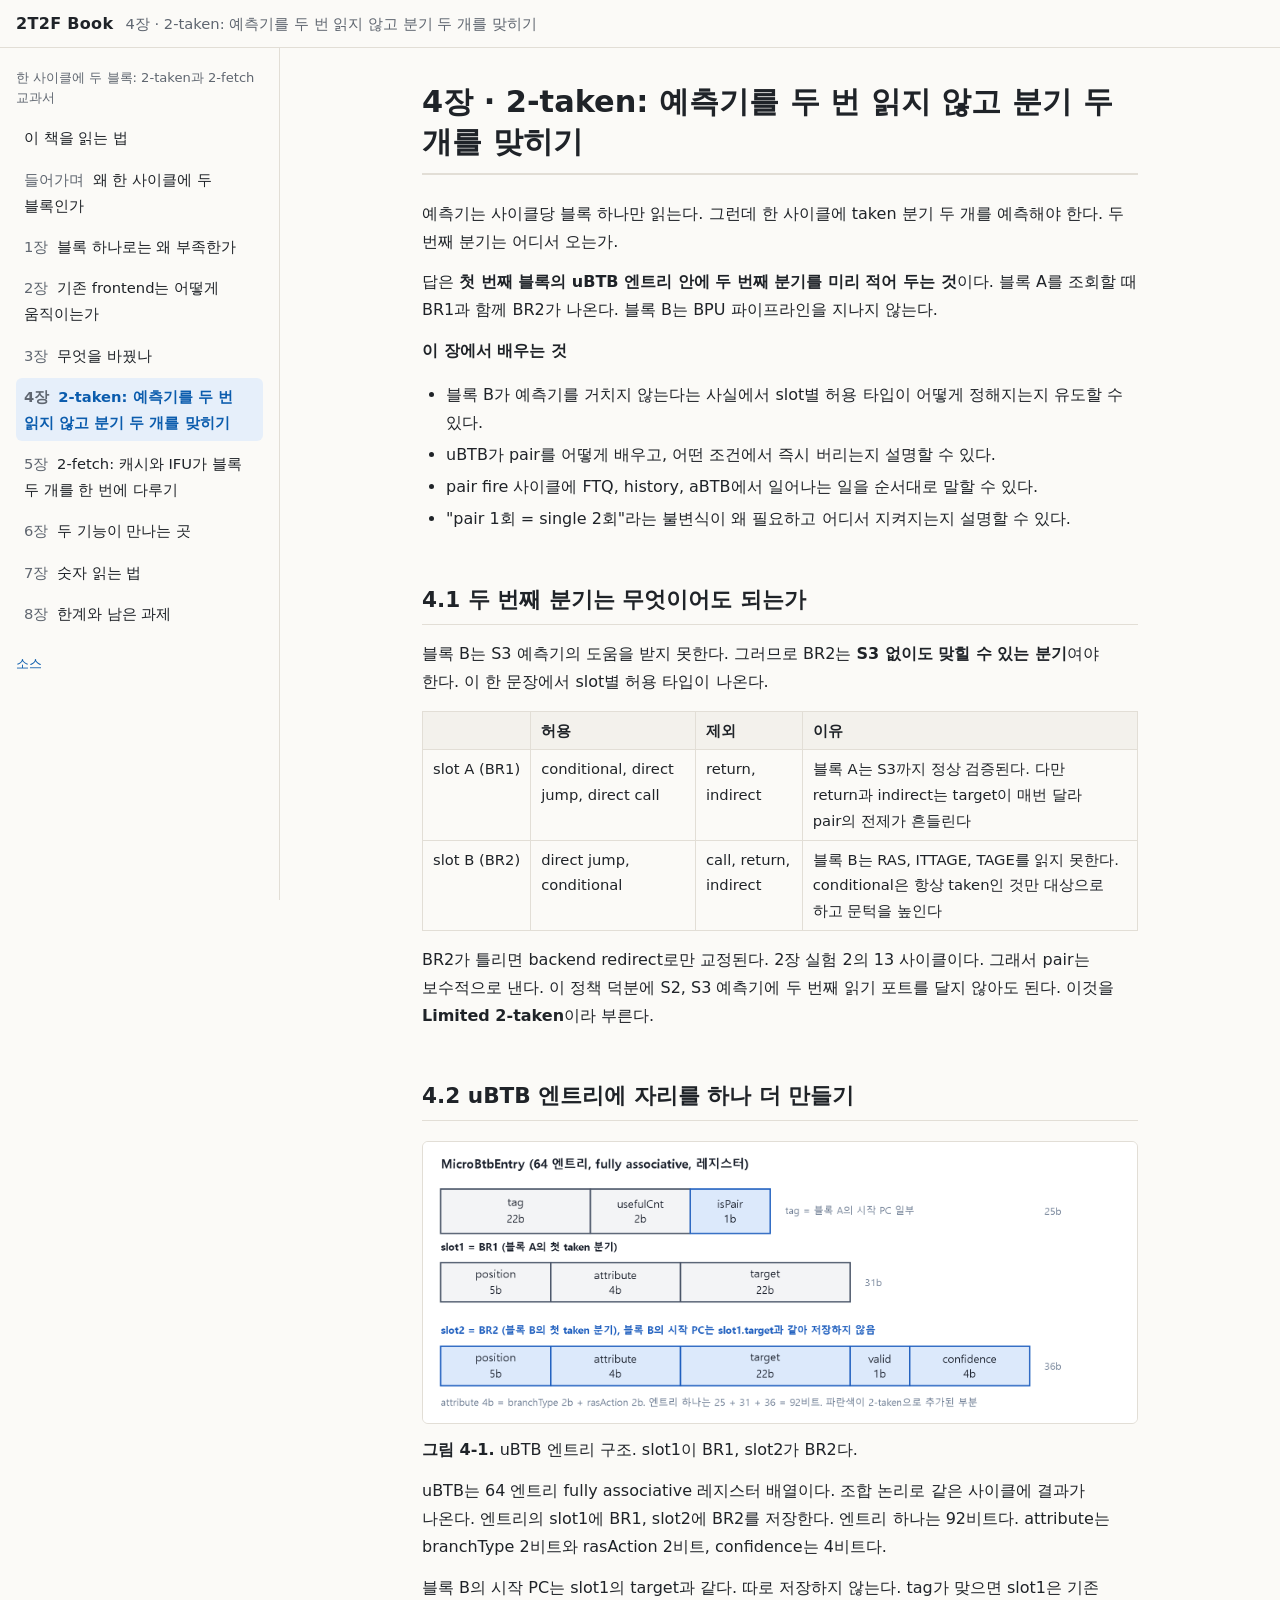
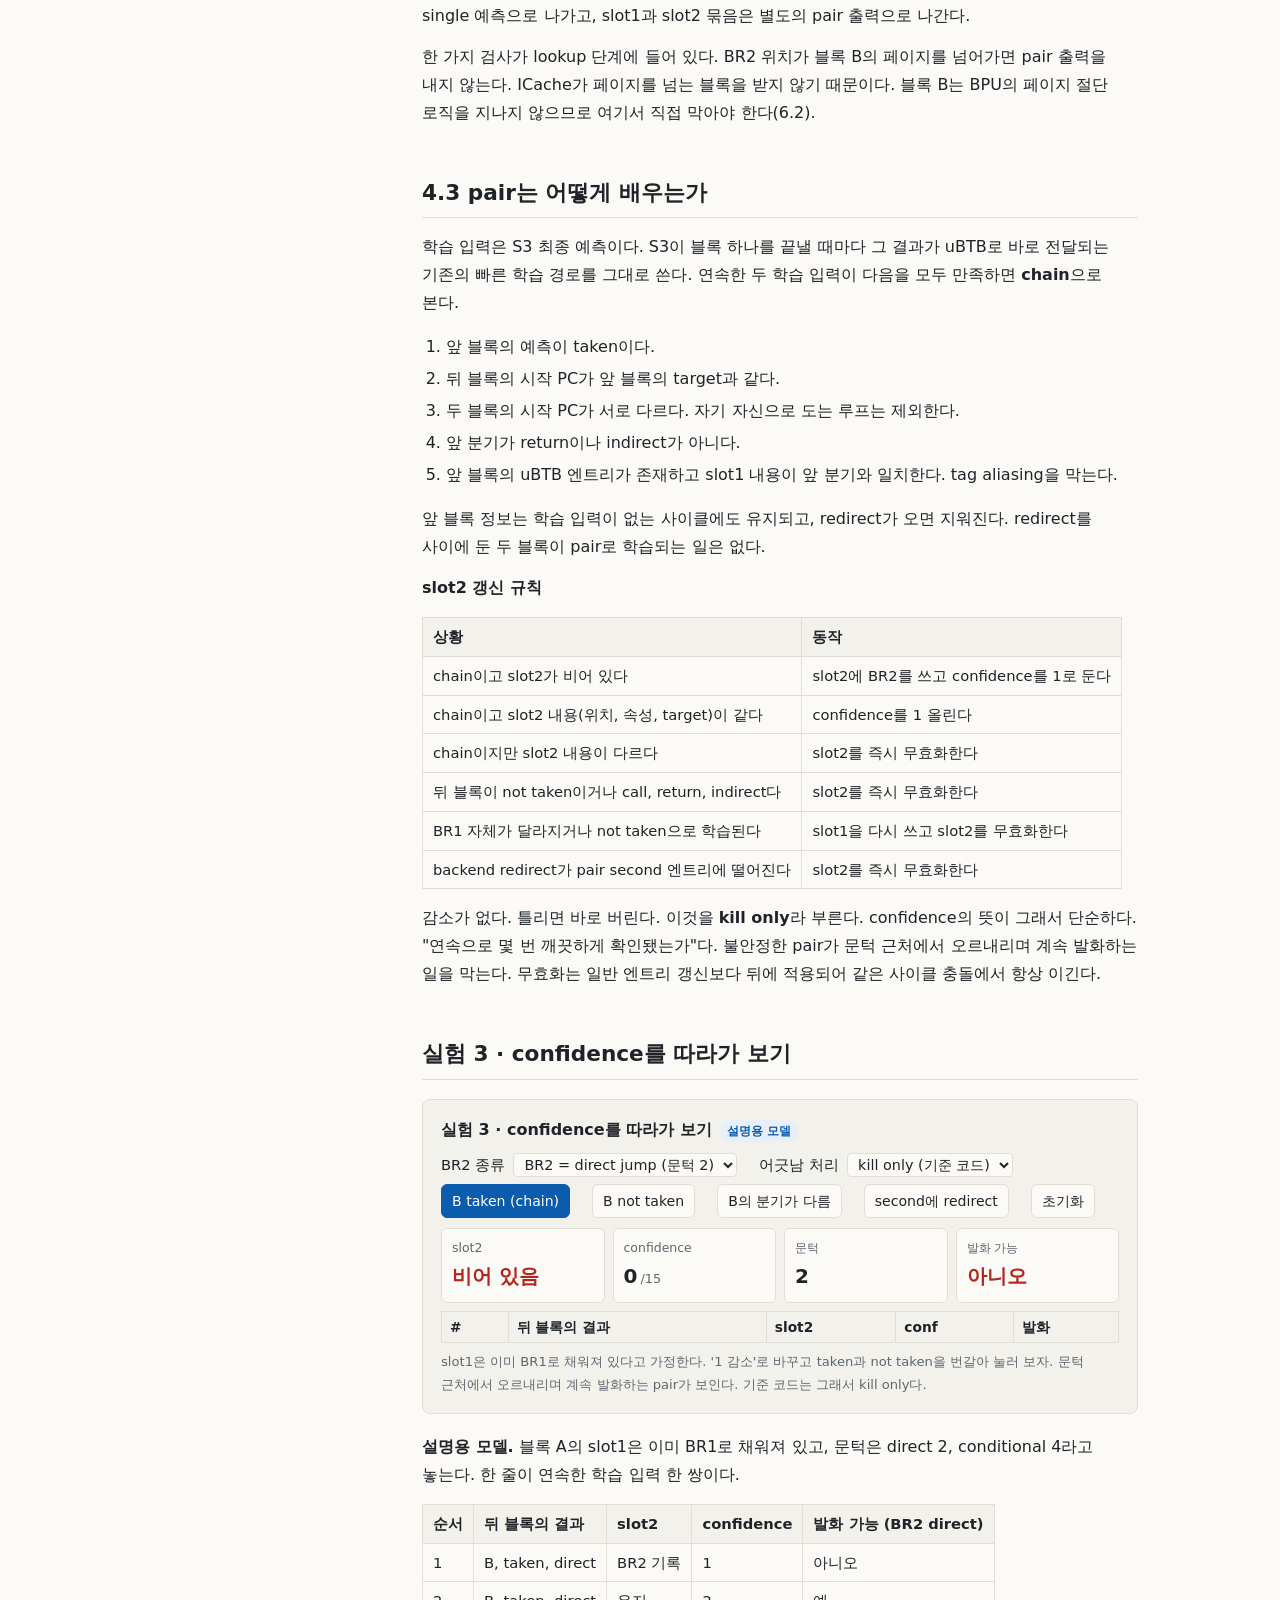
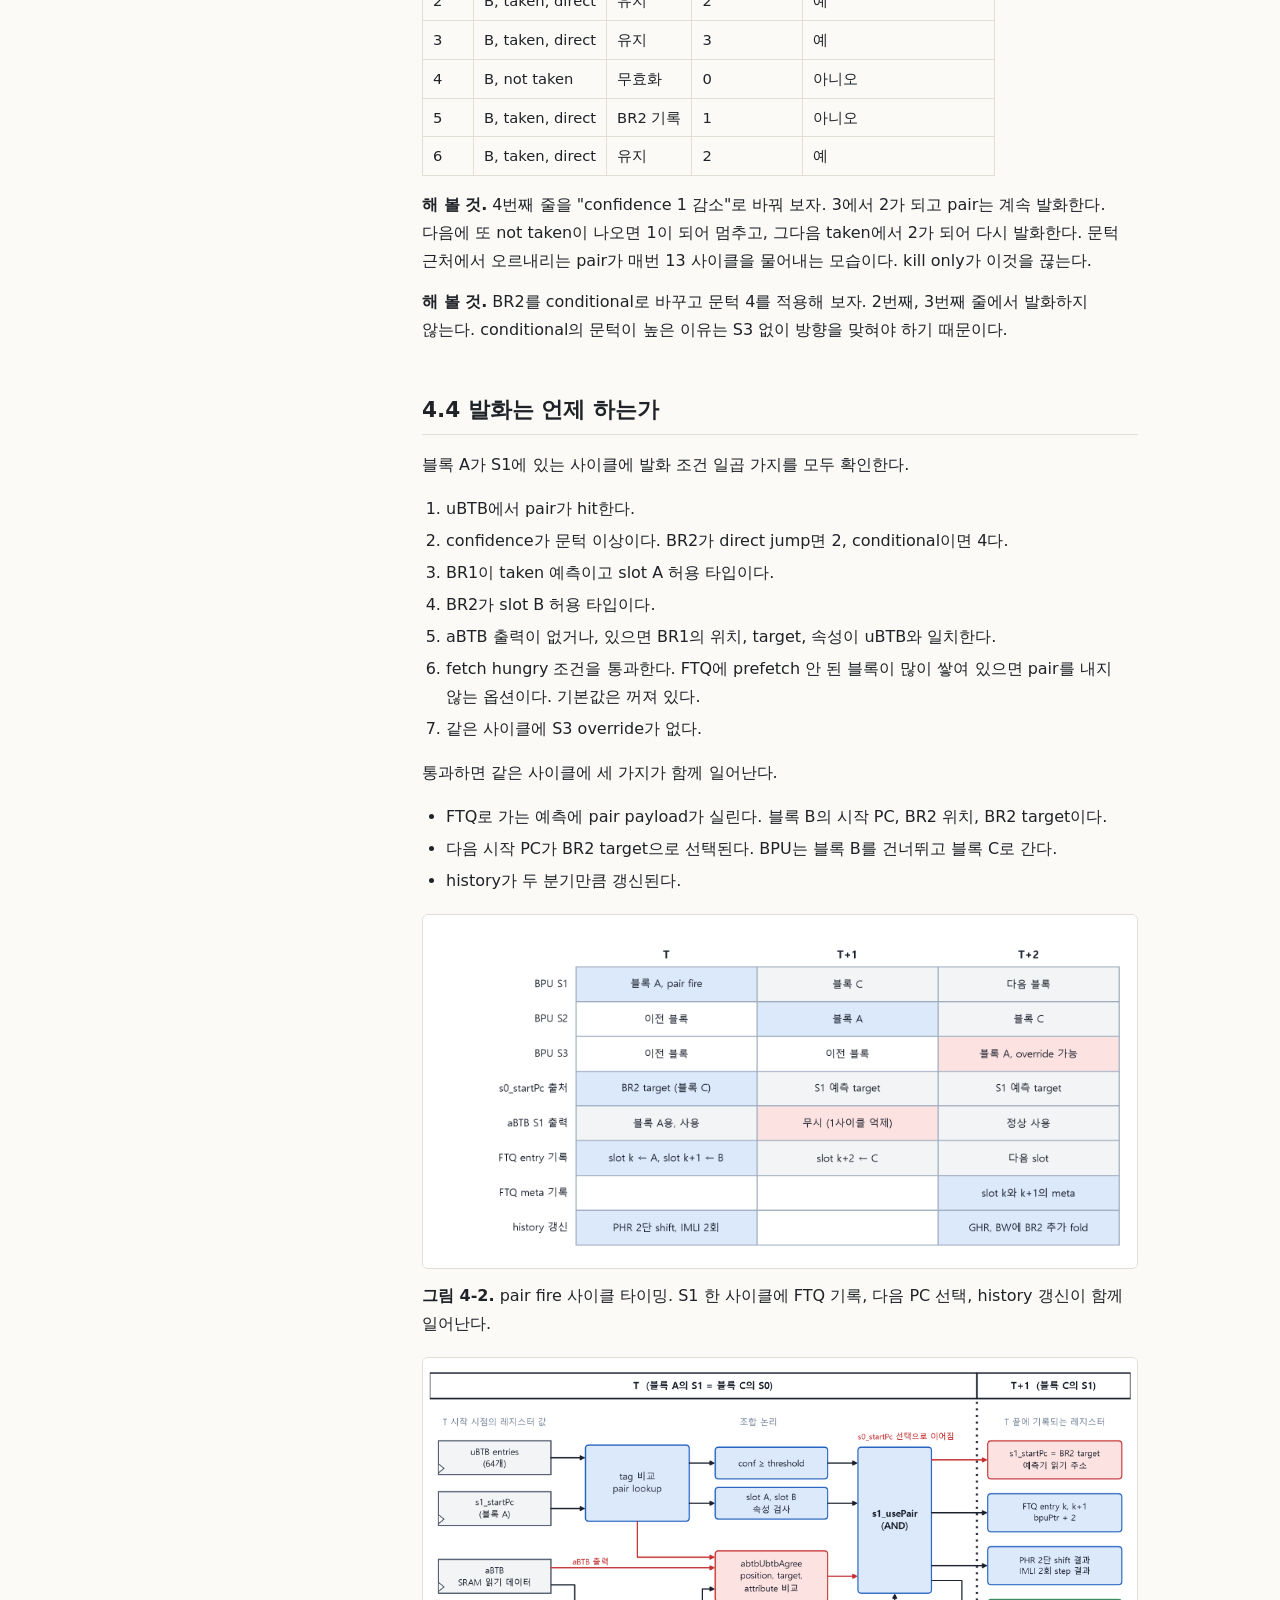
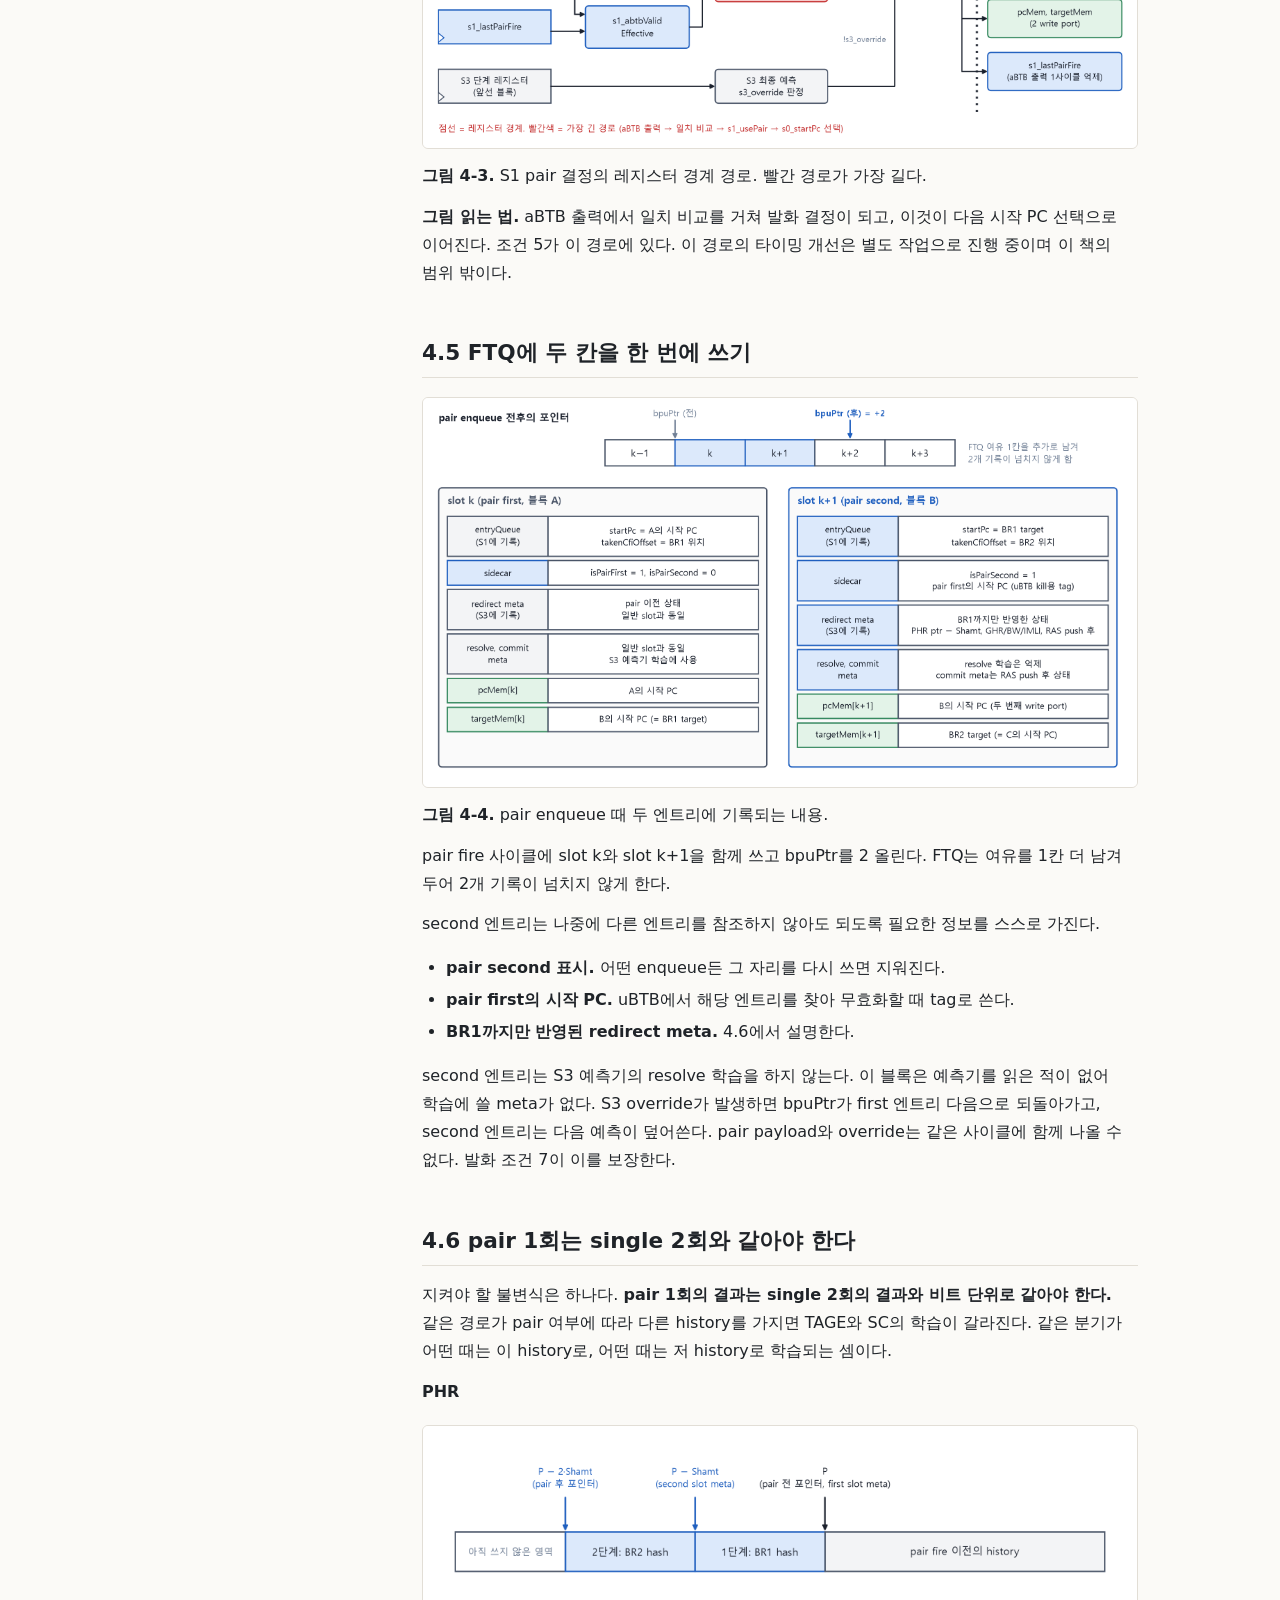
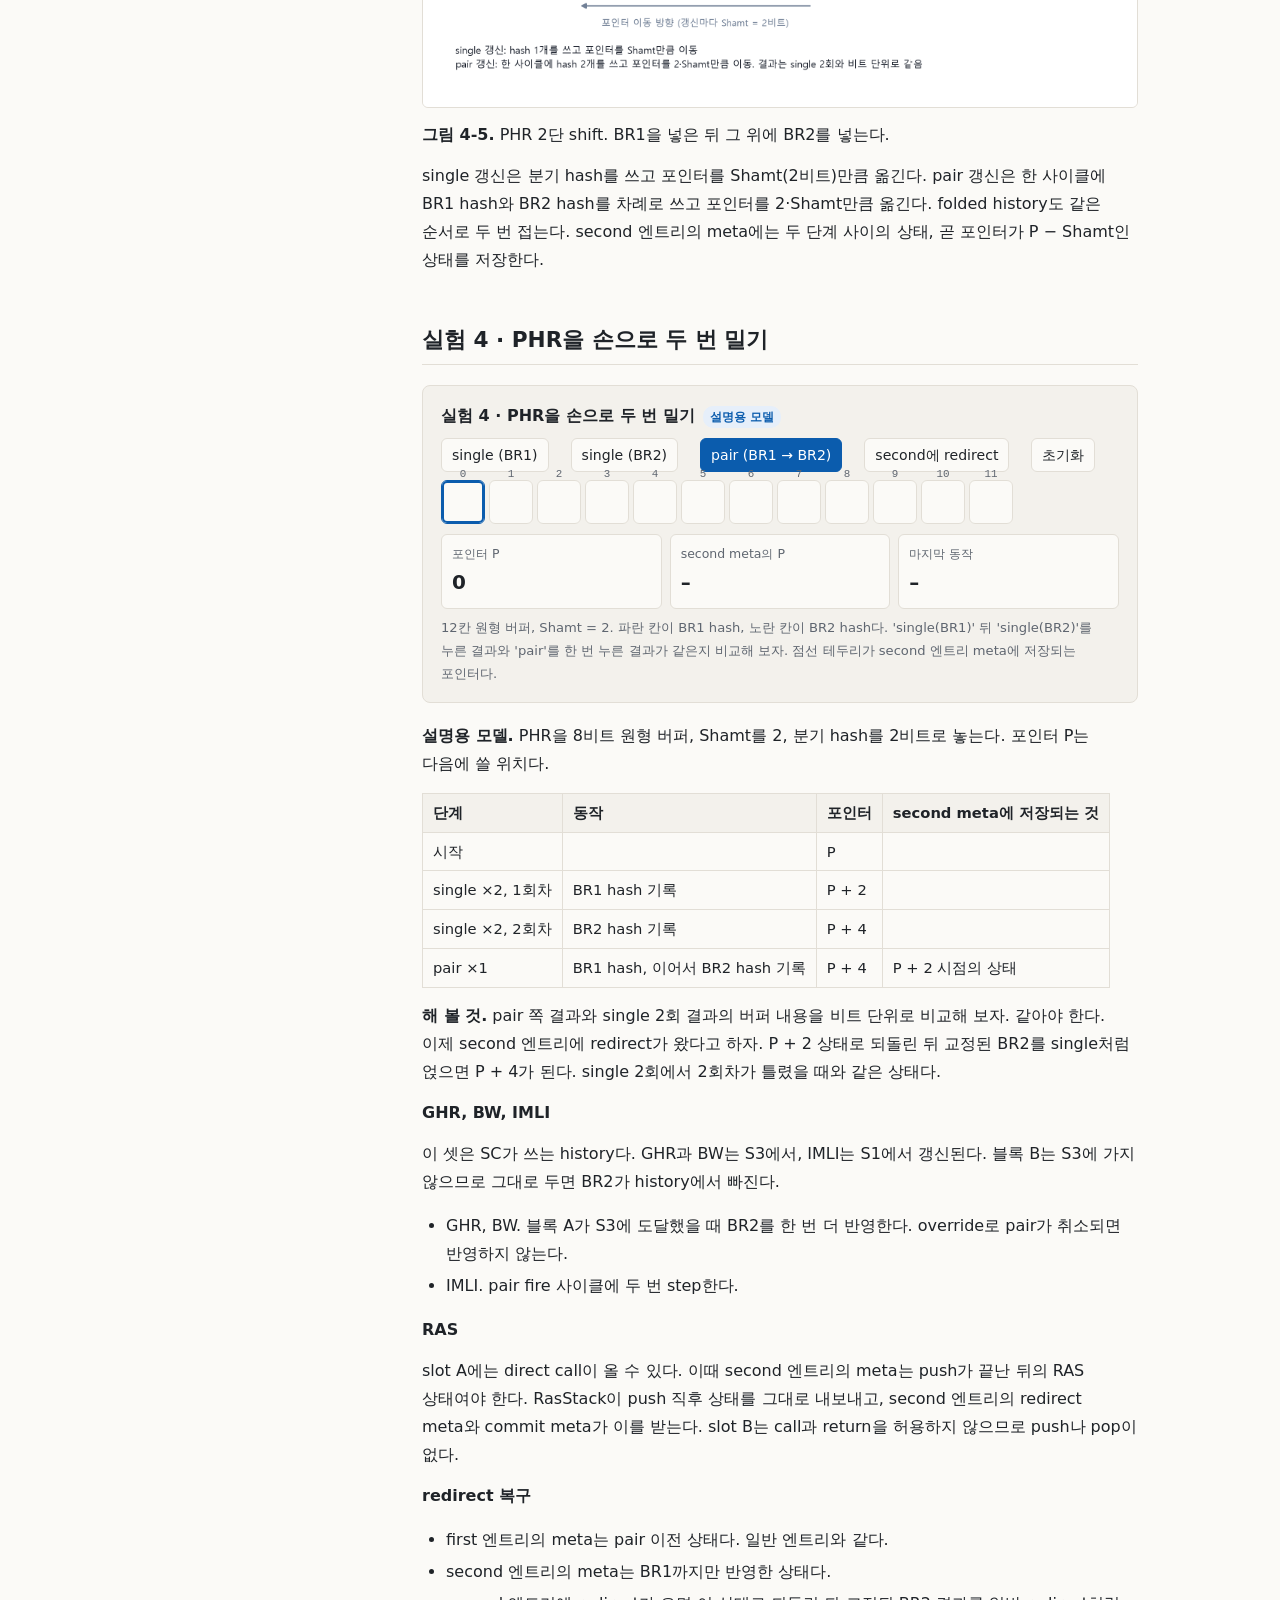
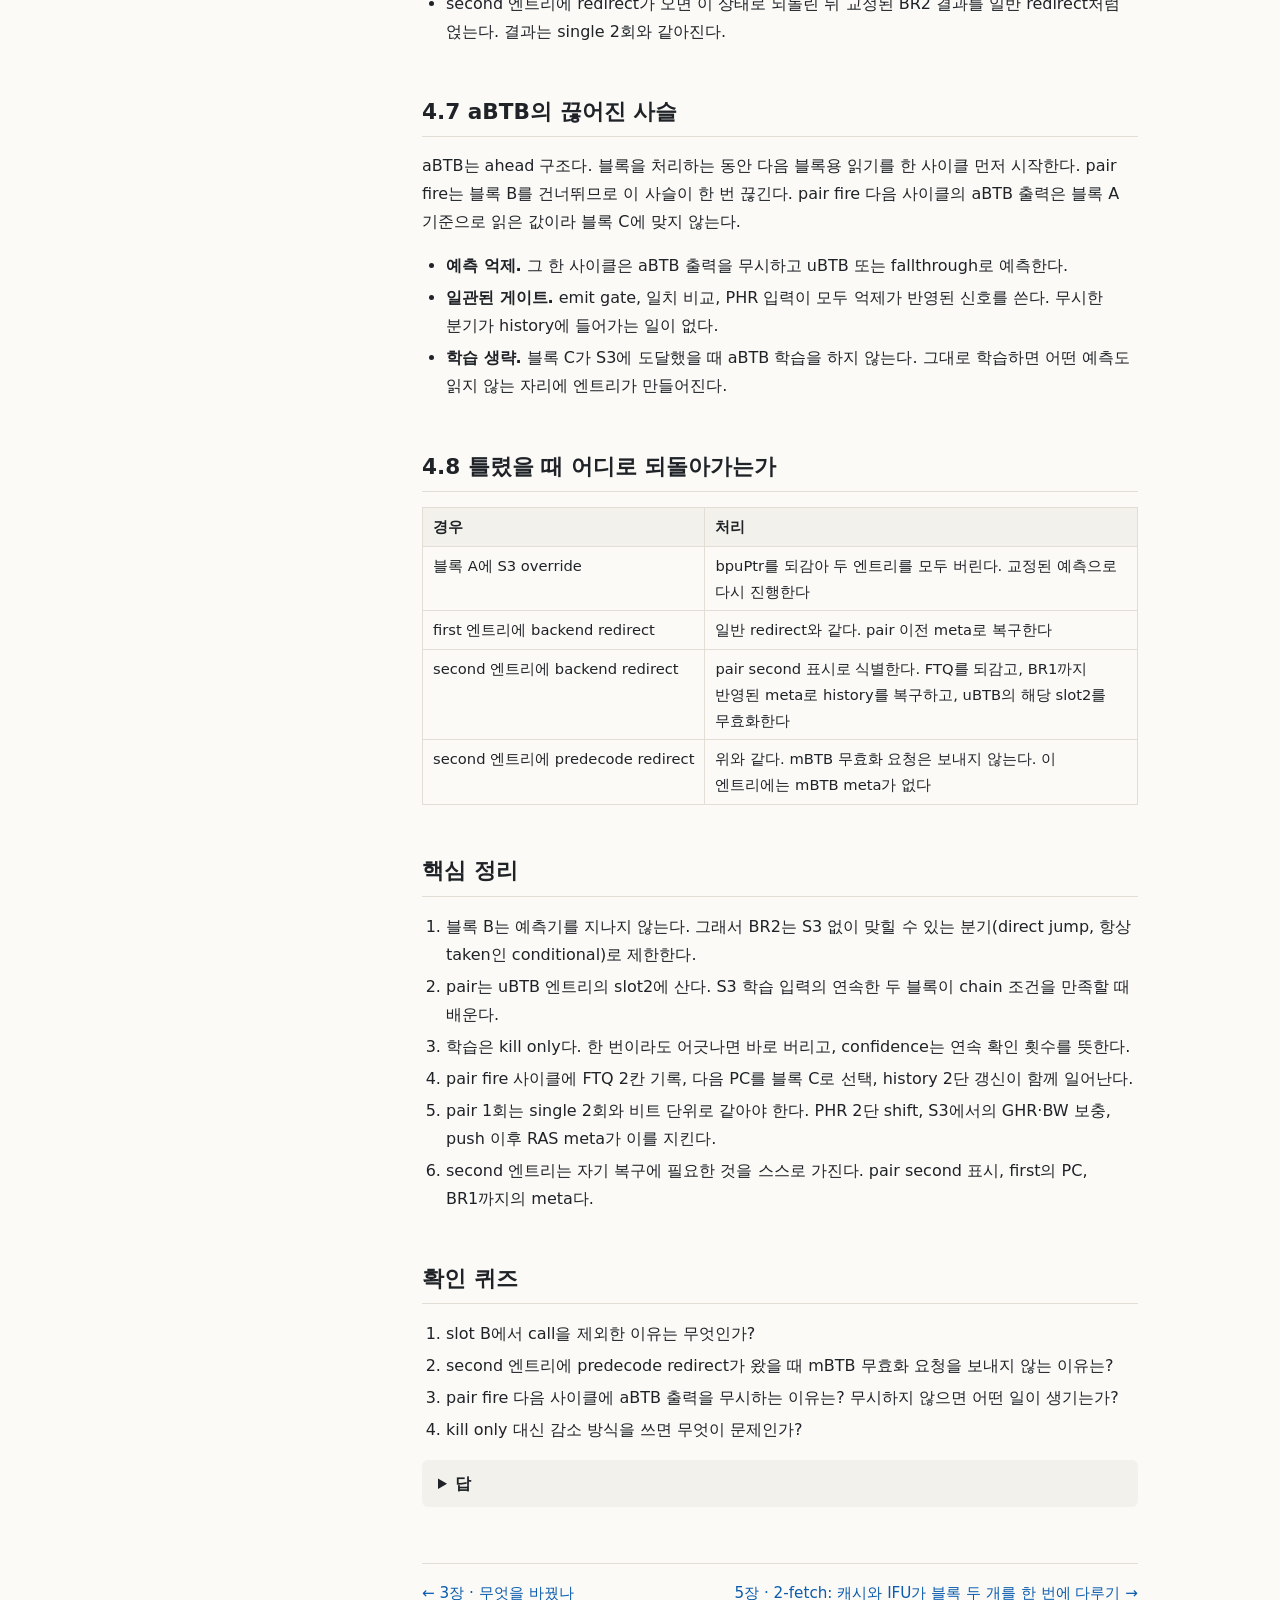
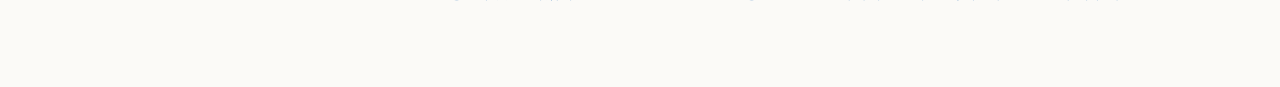
<file: chapters/ch4.html>
<!doctype html>
<html lang="ko">
<head>
<meta charset="utf-8">
<meta name="viewport" content="width=device-width, initial-scale=1">
<title>4장 · 2-taken: 예측기를 두 번 읽지 않고 분기 두 개를 맞히기 — 2T2F Book</title>
<meta name="description" content="한 사이클에 두 블록: 2-taken과 2-fetch 교과서">
<link rel="stylesheet" href="../assets/book.css">
</head>
<body>
<header class="top">
  <button class="menu" aria-label="목차" onclick="document.body.classList.toggle('nav-open')">☰</button>
  <a class="brand" href="../index.html">2T2F Book</a>
  <span class="topline">4장 · 2-taken: 예측기를 두 번 읽지 않고 분기 두 개를 맞히기</span>
</header>
<div class="layout">
<nav class="side">
  <div class="side-title">한 사이클에 두 블록: 2-taken과 2-fetch 교과서</div>
  <ul><li><a href="../index.html">이 책을 읽는 법</a></li><li><a href="../chapters/ch0.html"><span class="n">들어가며</span> 왜 한 사이클에 두 블록인가</a></li><li><a href="../chapters/ch1.html"><span class="n">1장</span> 블록 하나로는 왜 부족한가</a></li><li><a href="../chapters/ch2.html"><span class="n">2장</span> 기존 frontend는 어떻게 움직이는가</a></li><li><a href="../chapters/ch3.html"><span class="n">3장</span> 무엇을 바꿨나</a></li><li><a href="../chapters/ch4.html" class=cur><span class="n">4장</span> 2-taken: 예측기를 두 번 읽지 않고 분기 두 개를 맞히기</a></li><li><a href="../chapters/ch5.html"><span class="n">5장</span> 2-fetch: 캐시와 IFU가 블록 두 개를 한 번에 다루기</a></li><li><a href="../chapters/ch6.html"><span class="n">6장</span> 두 기능이 만나는 곳</a></li><li><a href="../chapters/ch7.html"><span class="n">7장</span> 숫자 읽는 법</a></li><li><a href="../chapters/ch8.html"><span class="n">8장</span> 한계와 남은 과제</a></li></ul>
  <div class="side-foot"><a href="https://github.com/star007kdh-proj/2T2F-book">소스</a></div>
</nav>
<main class="content">
<h1>4장 · 2-taken: 예측기를 두 번 읽지 않고 분기 두 개를 맞히기</h1>
<p>예측기는 사이클당 블록 하나만 읽는다. 그런데 한 사이클에 taken 분기 두 개를 예측해야 한다. 두 번째 분기는 어디서 오는가.</p>
<p>답은 <strong>첫 번째 블록의 uBTB 엔트리 안에 두 번째 분기를 미리 적어 두는 것</strong>이다. 블록 A를 조회할 때 BR1과 함께 BR2가 나온다. 블록 B는 BPU 파이프라인을 지나지 않는다.</p>
<p><strong>이 장에서 배우는 것</strong></p>
<ul>
<li>블록 B가 예측기를 거치지 않는다는 사실에서 slot별 허용 타입이 어떻게 정해지는지 유도할 수 있다.</li>
<li>uBTB가 pair를 어떻게 배우고, 어떤 조건에서 즉시 버리는지 설명할 수 있다.</li>
<li>pair fire 사이클에 FTQ, history, aBTB에서 일어나는 일을 순서대로 말할 수 있다.</li>
<li>"pair 1회 = single 2회"라는 불변식이 왜 필요하고 어디서 지켜지는지 설명할 수 있다.</li>
</ul>
<h2>4.1 두 번째 분기는 무엇이어도 되는가</h2>
<p>블록 B는 S3 예측기의 도움을 받지 못한다. 그러므로 BR2는 <strong>S3 없이도 맞힐 수 있는 분기</strong>여야 한다. 이 한 문장에서 slot별 허용 타입이 나온다.</p>
<table>
<thead>
<tr>
<th></th>
<th>허용</th>
<th>제외</th>
<th>이유</th>
</tr>
</thead>
<tbody>
<tr>
<td>slot A (BR1)</td>
<td>conditional, direct jump, direct call</td>
<td>return, indirect</td>
<td>블록 A는 S3까지 정상 검증된다. 다만 return과 indirect는 target이 매번 달라 pair의 전제가 흔들린다</td>
</tr>
<tr>
<td>slot B (BR2)</td>
<td>direct jump, conditional</td>
<td>call, return, indirect</td>
<td>블록 B는 RAS, ITTAGE, TAGE를 읽지 못한다. conditional은 항상 taken인 것만 대상으로 하고 문턱을 높인다</td>
</tr>
</tbody>
</table>
<p>BR2가 틀리면 backend redirect로만 교정된다. 2장 실험 2의 13 사이클이다. 그래서 pair는 보수적으로 낸다. 이 정책 덕분에 S2, S3 예측기에 두 번째 읽기 포트를 달지 않아도 된다. 이것을 <strong>Limited 2-taken</strong>이라 부른다.</p>
<h2>4.2 uBTB 엔트리에 자리를 하나 더 만들기</h2>
<p><img alt="그림 4-1" src="../figures/fig05_ubtb_entry.png" /></p>
<p><strong>그림 4-1.</strong> uBTB 엔트리 구조. slot1이 BR1, slot2가 BR2다.</p>
<p>uBTB는 64 엔트리 fully associative 레지스터 배열이다. 조합 논리로 같은 사이클에 결과가 나온다. 엔트리의 slot1에 BR1, slot2에 BR2를 저장한다. 엔트리 하나는 92비트다. attribute는 branchType 2비트와 rasAction 2비트, confidence는 4비트다.</p>
<p>블록 B의 시작 PC는 slot1의 target과 같다. 따로 저장하지 않는다. tag가 맞으면 slot1은 기존 single 예측으로 나가고, slot1과 slot2 묶음은 별도의 pair 출력으로 나간다.</p>
<p>한 가지 검사가 lookup 단계에 들어 있다. BR2 위치가 블록 B의 페이지를 넘어가면 pair 출력을 내지 않는다. ICache가 페이지를 넘는 블록을 받지 않기 때문이다. 블록 B는 BPU의 페이지 절단 로직을 지나지 않으므로 여기서 직접 막아야 한다(6.2).</p>
<h2>4.3 pair는 어떻게 배우는가</h2>
<p>학습 입력은 S3 최종 예측이다. S3이 블록 하나를 끝낼 때마다 그 결과가 uBTB로 바로 전달되는 기존의 빠른 학습 경로를 그대로 쓴다. 연속한 두 학습 입력이 다음을 모두 만족하면 <strong>chain</strong>으로 본다.</p>
<ol>
<li>앞 블록의 예측이 taken이다.</li>
<li>뒤 블록의 시작 PC가 앞 블록의 target과 같다.</li>
<li>두 블록의 시작 PC가 서로 다르다. 자기 자신으로 도는 루프는 제외한다.</li>
<li>앞 분기가 return이나 indirect가 아니다.</li>
<li>앞 블록의 uBTB 엔트리가 존재하고 slot1 내용이 앞 분기와 일치한다. tag aliasing을 막는다.</li>
</ol>
<p>앞 블록 정보는 학습 입력이 없는 사이클에도 유지되고, redirect가 오면 지워진다. redirect를 사이에 둔 두 블록이 pair로 학습되는 일은 없다.</p>
<p><strong>slot2 갱신 규칙</strong></p>
<table>
<thead>
<tr>
<th>상황</th>
<th>동작</th>
</tr>
</thead>
<tbody>
<tr>
<td>chain이고 slot2가 비어 있다</td>
<td>slot2에 BR2를 쓰고 confidence를 1로 둔다</td>
</tr>
<tr>
<td>chain이고 slot2 내용(위치, 속성, target)이 같다</td>
<td>confidence를 1 올린다</td>
</tr>
<tr>
<td>chain이지만 slot2 내용이 다르다</td>
<td>slot2를 즉시 무효화한다</td>
</tr>
<tr>
<td>뒤 블록이 not taken이거나 call, return, indirect다</td>
<td>slot2를 즉시 무효화한다</td>
</tr>
<tr>
<td>BR1 자체가 달라지거나 not taken으로 학습된다</td>
<td>slot1을 다시 쓰고 slot2를 무효화한다</td>
</tr>
<tr>
<td>backend redirect가 pair second 엔트리에 떨어진다</td>
<td>slot2를 즉시 무효화한다</td>
</tr>
</tbody>
</table>
<p>감소가 없다. 틀리면 바로 버린다. 이것을 <strong>kill only</strong>라 부른다. confidence의 뜻이 그래서 단순하다. "연속으로 몇 번 깨끗하게 확인됐는가"다. 불안정한 pair가 문턱 근처에서 오르내리며 계속 발화하는 일을 막는다. 무효화는 일반 엔트리 갱신보다 뒤에 적용되어 같은 사이클 충돌에서 항상 이긴다.</p>
<h2>실험 3 · confidence를 따라가 보기</h2>
<div class="widget" data-widget="conf"></div>

<p><strong>설명용 모델.</strong> 블록 A의 slot1은 이미 BR1로 채워져 있고, 문턱은 direct 2, conditional 4라고 놓는다. 한 줄이 연속한 학습 입력 한 쌍이다.</p>
<table>
<thead>
<tr>
<th>순서</th>
<th>뒤 블록의 결과</th>
<th>slot2</th>
<th>confidence</th>
<th>발화 가능 (BR2 direct)</th>
</tr>
</thead>
<tbody>
<tr>
<td>1</td>
<td>B, taken, direct</td>
<td>BR2 기록</td>
<td>1</td>
<td>아니오</td>
</tr>
<tr>
<td>2</td>
<td>B, taken, direct</td>
<td>유지</td>
<td>2</td>
<td>예</td>
</tr>
<tr>
<td>3</td>
<td>B, taken, direct</td>
<td>유지</td>
<td>3</td>
<td>예</td>
</tr>
<tr>
<td>4</td>
<td>B, not taken</td>
<td>무효화</td>
<td>0</td>
<td>아니오</td>
</tr>
<tr>
<td>5</td>
<td>B, taken, direct</td>
<td>BR2 기록</td>
<td>1</td>
<td>아니오</td>
</tr>
<tr>
<td>6</td>
<td>B, taken, direct</td>
<td>유지</td>
<td>2</td>
<td>예</td>
</tr>
</tbody>
</table>
<p><strong>해 볼 것.</strong> 4번째 줄을 "confidence 1 감소"로 바꿔 보자. 3에서 2가 되고 pair는 계속 발화한다. 다음에 또 not taken이 나오면 1이 되어 멈추고, 그다음 taken에서 2가 되어 다시 발화한다. 문턱 근처에서 오르내리는 pair가 매번 13 사이클을 물어내는 모습이다. kill only가 이것을 끊는다.</p>
<p><strong>해 볼 것.</strong> BR2를 conditional로 바꾸고 문턱 4를 적용해 보자. 2번째, 3번째 줄에서 발화하지 않는다. conditional의 문턱이 높은 이유는 S3 없이 방향을 맞혀야 하기 때문이다.</p>
<h2>4.4 발화는 언제 하는가</h2>
<p>블록 A가 S1에 있는 사이클에 발화 조건 일곱 가지를 모두 확인한다.</p>
<ol>
<li>uBTB에서 pair가 hit한다.</li>
<li>confidence가 문턱 이상이다. BR2가 direct jump면 2, conditional이면 4다.</li>
<li>BR1이 taken 예측이고 slot A 허용 타입이다.</li>
<li>BR2가 slot B 허용 타입이다.</li>
<li>aBTB 출력이 없거나, 있으면 BR1의 위치, target, 속성이 uBTB와 일치한다.</li>
<li>fetch hungry 조건을 통과한다. FTQ에 prefetch 안 된 블록이 많이 쌓여 있으면 pair를 내지 않는 옵션이다. 기본값은 꺼져 있다.</li>
<li>같은 사이클에 S3 override가 없다.</li>
</ol>
<p>통과하면 같은 사이클에 세 가지가 함께 일어난다.</p>
<ul>
<li>FTQ로 가는 예측에 pair payload가 실린다. 블록 B의 시작 PC, BR2 위치, BR2 target이다.</li>
<li>다음 시작 PC가 BR2 target으로 선택된다. BPU는 블록 B를 건너뛰고 블록 C로 간다.</li>
<li>history가 두 분기만큼 갱신된다.</li>
</ul>
<p><img alt="그림 4-2" src="../figures/fig06_pair_fire_timing.png" /></p>
<p><strong>그림 4-2.</strong> pair fire 사이클 타이밍. S1 한 사이클에 FTQ 기록, 다음 PC 선택, history 갱신이 함께 일어난다.</p>
<p><img alt="그림 4-3" src="../figures/fig07_s1_pair_path.png" /></p>
<p><strong>그림 4-3.</strong> S1 pair 결정의 레지스터 경계 경로. 빨간 경로가 가장 길다.</p>
<p><strong>그림 읽는 법.</strong> aBTB 출력에서 일치 비교를 거쳐 발화 결정이 되고, 이것이 다음 시작 PC 선택으로 이어진다. 조건 5가 이 경로에 있다. 이 경로의 타이밍 개선은 별도 작업으로 진행 중이며 이 책의 범위 밖이다.</p>
<h2>4.5 FTQ에 두 칸을 한 번에 쓰기</h2>
<p><img alt="그림 4-4" src="../figures/fig08_ftq_pair_slots.png" /></p>
<p><strong>그림 4-4.</strong> pair enqueue 때 두 엔트리에 기록되는 내용.</p>
<p>pair fire 사이클에 slot k와 slot k+1을 함께 쓰고 bpuPtr를 2 올린다. FTQ는 여유를 1칸 더 남겨 두어 2개 기록이 넘치지 않게 한다.</p>
<p>second 엔트리는 나중에 다른 엔트리를 참조하지 않아도 되도록 필요한 정보를 스스로 가진다.</p>
<ul>
<li><strong>pair second 표시.</strong> 어떤 enqueue든 그 자리를 다시 쓰면 지워진다.</li>
<li><strong>pair first의 시작 PC.</strong> uBTB에서 해당 엔트리를 찾아 무효화할 때 tag로 쓴다.</li>
<li><strong>BR1까지만 반영된 redirect meta.</strong> 4.6에서 설명한다.</li>
</ul>
<p>second 엔트리는 S3 예측기의 resolve 학습을 하지 않는다. 이 블록은 예측기를 읽은 적이 없어 학습에 쓸 meta가 없다. S3 override가 발생하면 bpuPtr가 first 엔트리 다음으로 되돌아가고, second 엔트리는 다음 예측이 덮어쓴다. pair payload와 override는 같은 사이클에 함께 나올 수 없다. 발화 조건 7이 이를 보장한다.</p>
<h2>4.6 pair 1회는 single 2회와 같아야 한다</h2>
<p>지켜야 할 불변식은 하나다. <strong>pair 1회의 결과는 single 2회의 결과와 비트 단위로 같아야 한다.</strong> 같은 경로가 pair 여부에 따라 다른 history를 가지면 TAGE와 SC의 학습이 갈라진다. 같은 분기가 어떤 때는 이 history로, 어떤 때는 저 history로 학습되는 셈이다.</p>
<p><strong>PHR</strong></p>
<p><img alt="그림 4-5" src="../figures/fig09_phr_two_stage.png" /></p>
<p><strong>그림 4-5.</strong> PHR 2단 shift. BR1을 넣은 뒤 그 위에 BR2를 넣는다.</p>
<p>single 갱신은 분기 hash를 쓰고 포인터를 Shamt(2비트)만큼 옮긴다. pair 갱신은 한 사이클에 BR1 hash와 BR2 hash를 차례로 쓰고 포인터를 2·Shamt만큼 옮긴다. folded history도 같은 순서로 두 번 접는다. second 엔트리의 meta에는 두 단계 사이의 상태, 곧 포인터가 P − Shamt인 상태를 저장한다.</p>
<h2>실험 4 · PHR을 손으로 두 번 밀기</h2>
<div class="widget" data-widget="phr"></div>

<p><strong>설명용 모델.</strong> PHR을 8비트 원형 버퍼, Shamt를 2, 분기 hash를 2비트로 놓는다. 포인터 P는 다음에 쓸 위치다.</p>
<table>
<thead>
<tr>
<th>단계</th>
<th>동작</th>
<th>포인터</th>
<th>second meta에 저장되는 것</th>
</tr>
</thead>
<tbody>
<tr>
<td>시작</td>
<td></td>
<td>P</td>
<td></td>
</tr>
<tr>
<td>single ×2, 1회차</td>
<td>BR1 hash 기록</td>
<td>P + 2</td>
<td></td>
</tr>
<tr>
<td>single ×2, 2회차</td>
<td>BR2 hash 기록</td>
<td>P + 4</td>
<td></td>
</tr>
<tr>
<td>pair ×1</td>
<td>BR1 hash, 이어서 BR2 hash 기록</td>
<td>P + 4</td>
<td>P + 2 시점의 상태</td>
</tr>
</tbody>
</table>
<p><strong>해 볼 것.</strong> pair 쪽 결과와 single 2회 결과의 버퍼 내용을 비트 단위로 비교해 보자. 같아야 한다. 이제 second 엔트리에 redirect가 왔다고 하자. P + 2 상태로 되돌린 뒤 교정된 BR2를 single처럼 얹으면 P + 4가 된다. single 2회에서 2회차가 틀렸을 때와 같은 상태다.</p>
<p><strong>GHR, BW, IMLI</strong></p>
<p>이 셋은 SC가 쓰는 history다. GHR과 BW는 S3에서, IMLI는 S1에서 갱신된다. 블록 B는 S3에 가지 않으므로 그대로 두면 BR2가 history에서 빠진다.</p>
<ul>
<li>GHR, BW. 블록 A가 S3에 도달했을 때 BR2를 한 번 더 반영한다. override로 pair가 취소되면 반영하지 않는다.</li>
<li>IMLI. pair fire 사이클에 두 번 step한다.</li>
</ul>
<p><strong>RAS</strong></p>
<p>slot A에는 direct call이 올 수 있다. 이때 second 엔트리의 meta는 push가 끝난 뒤의 RAS 상태여야 한다. RasStack이 push 직후 상태를 그대로 내보내고, second 엔트리의 redirect meta와 commit meta가 이를 받는다. slot B는 call과 return을 허용하지 않으므로 push나 pop이 없다.</p>
<p><strong>redirect 복구</strong></p>
<ul>
<li>first 엔트리의 meta는 pair 이전 상태다. 일반 엔트리와 같다.</li>
<li>second 엔트리의 meta는 BR1까지만 반영한 상태다.</li>
<li>second 엔트리에 redirect가 오면 이 상태로 되돌린 뒤 교정된 BR2 결과를 일반 redirect처럼 얹는다. 결과는 single 2회와 같아진다.</li>
</ul>
<h2>4.7 aBTB의 끊어진 사슬</h2>
<p>aBTB는 ahead 구조다. 블록을 처리하는 동안 다음 블록용 읽기를 한 사이클 먼저 시작한다. pair fire는 블록 B를 건너뛰므로 이 사슬이 한 번 끊긴다. pair fire 다음 사이클의 aBTB 출력은 블록 A 기준으로 읽은 값이라 블록 C에 맞지 않는다.</p>
<ul>
<li><strong>예측 억제.</strong> 그 한 사이클은 aBTB 출력을 무시하고 uBTB 또는 fallthrough로 예측한다.</li>
<li><strong>일관된 게이트.</strong> emit gate, 일치 비교, PHR 입력이 모두 억제가 반영된 신호를 쓴다. 무시한 분기가 history에 들어가는 일이 없다.</li>
<li><strong>학습 생략.</strong> 블록 C가 S3에 도달했을 때 aBTB 학습을 하지 않는다. 그대로 학습하면 어떤 예측도 읽지 않는 자리에 엔트리가 만들어진다.</li>
</ul>
<h2>4.8 틀렸을 때 어디로 되돌아가는가</h2>
<table>
<thead>
<tr>
<th>경우</th>
<th>처리</th>
</tr>
</thead>
<tbody>
<tr>
<td>블록 A에 S3 override</td>
<td>bpuPtr를 되감아 두 엔트리를 모두 버린다. 교정된 예측으로 다시 진행한다</td>
</tr>
<tr>
<td>first 엔트리에 backend redirect</td>
<td>일반 redirect와 같다. pair 이전 meta로 복구한다</td>
</tr>
<tr>
<td>second 엔트리에 backend redirect</td>
<td>pair second 표시로 식별한다. FTQ를 되감고, BR1까지 반영된 meta로 history를 복구하고, uBTB의 해당 slot2를 무효화한다</td>
</tr>
<tr>
<td>second 엔트리에 predecode redirect</td>
<td>위와 같다. mBTB 무효화 요청은 보내지 않는다. 이 엔트리에는 mBTB meta가 없다</td>
</tr>
</tbody>
</table>
<h2>핵심 정리</h2>
<ol>
<li>블록 B는 예측기를 지나지 않는다. 그래서 BR2는 S3 없이 맞힐 수 있는 분기(direct jump, 항상 taken인 conditional)로 제한한다.</li>
<li>pair는 uBTB 엔트리의 slot2에 산다. S3 학습 입력의 연속한 두 블록이 chain 조건을 만족할 때 배운다.</li>
<li>학습은 kill only다. 한 번이라도 어긋나면 바로 버리고, confidence는 연속 확인 횟수를 뜻한다.</li>
<li>pair fire 사이클에 FTQ 2칸 기록, 다음 PC를 블록 C로 선택, history 2단 갱신이 함께 일어난다.</li>
<li>pair 1회는 single 2회와 비트 단위로 같아야 한다. PHR 2단 shift, S3에서의 GHR·BW 보충, push 이후 RAS meta가 이를 지킨다.</li>
<li>second 엔트리는 자기 복구에 필요한 것을 스스로 가진다. pair second 표시, first의 PC, BR1까지의 meta다.</li>
</ol>
<h2>확인 퀴즈</h2>
<ol>
<li>slot B에서 call을 제외한 이유는 무엇인가?</li>
<li>second 엔트리에 predecode redirect가 왔을 때 mBTB 무효화 요청을 보내지 않는 이유는?</li>
<li>pair fire 다음 사이클에 aBTB 출력을 무시하는 이유는? 무시하지 않으면 어떤 일이 생기는가?</li>
<li>kill only 대신 감소 방식을 쓰면 무엇이 문제인가?</li>
</ol>
<details>
<summary>답</summary>
<ol>
<li>call은 RAS push가 필요하다. 블록 B는 S3을 지나지 않아 RAS를 갱신할 수 없고, 그러면 이후 return의 target이 틀린다.</li>
<li>그 엔트리는 mBTB를 읽은 적이 없어 mBTB meta가 없다. 무효화할 대상을 특정할 수 없다.</li>
<li>ahead 구조라 그 출력은 블록 A 기준으로 읽은 값이고, 지금 S1에 있는 것은 블록 C다. 무시하지 않으면 틀린 분기가 예측과 history에 들어간다.</li>
<li>문턱 근처에서 오르내리는 pair가 계속 발화하고, BR2가 틀릴 때마다 backend redirect 13 사이클을 물어낸다.</li>
</ol>
</details>
<div class="prevnext"><a class="prev" href="../chapters/ch3.html">← 3장 · 무엇을 바꿨나</a><a class="next" href="../chapters/ch5.html">5장 · 2-fetch: 캐시와 IFU가 블록 두 개를 한 번에 다루기 →</a></div>
</main>
</div>
<script src="../assets/book.js"></script>
</body>
</html>
</file>
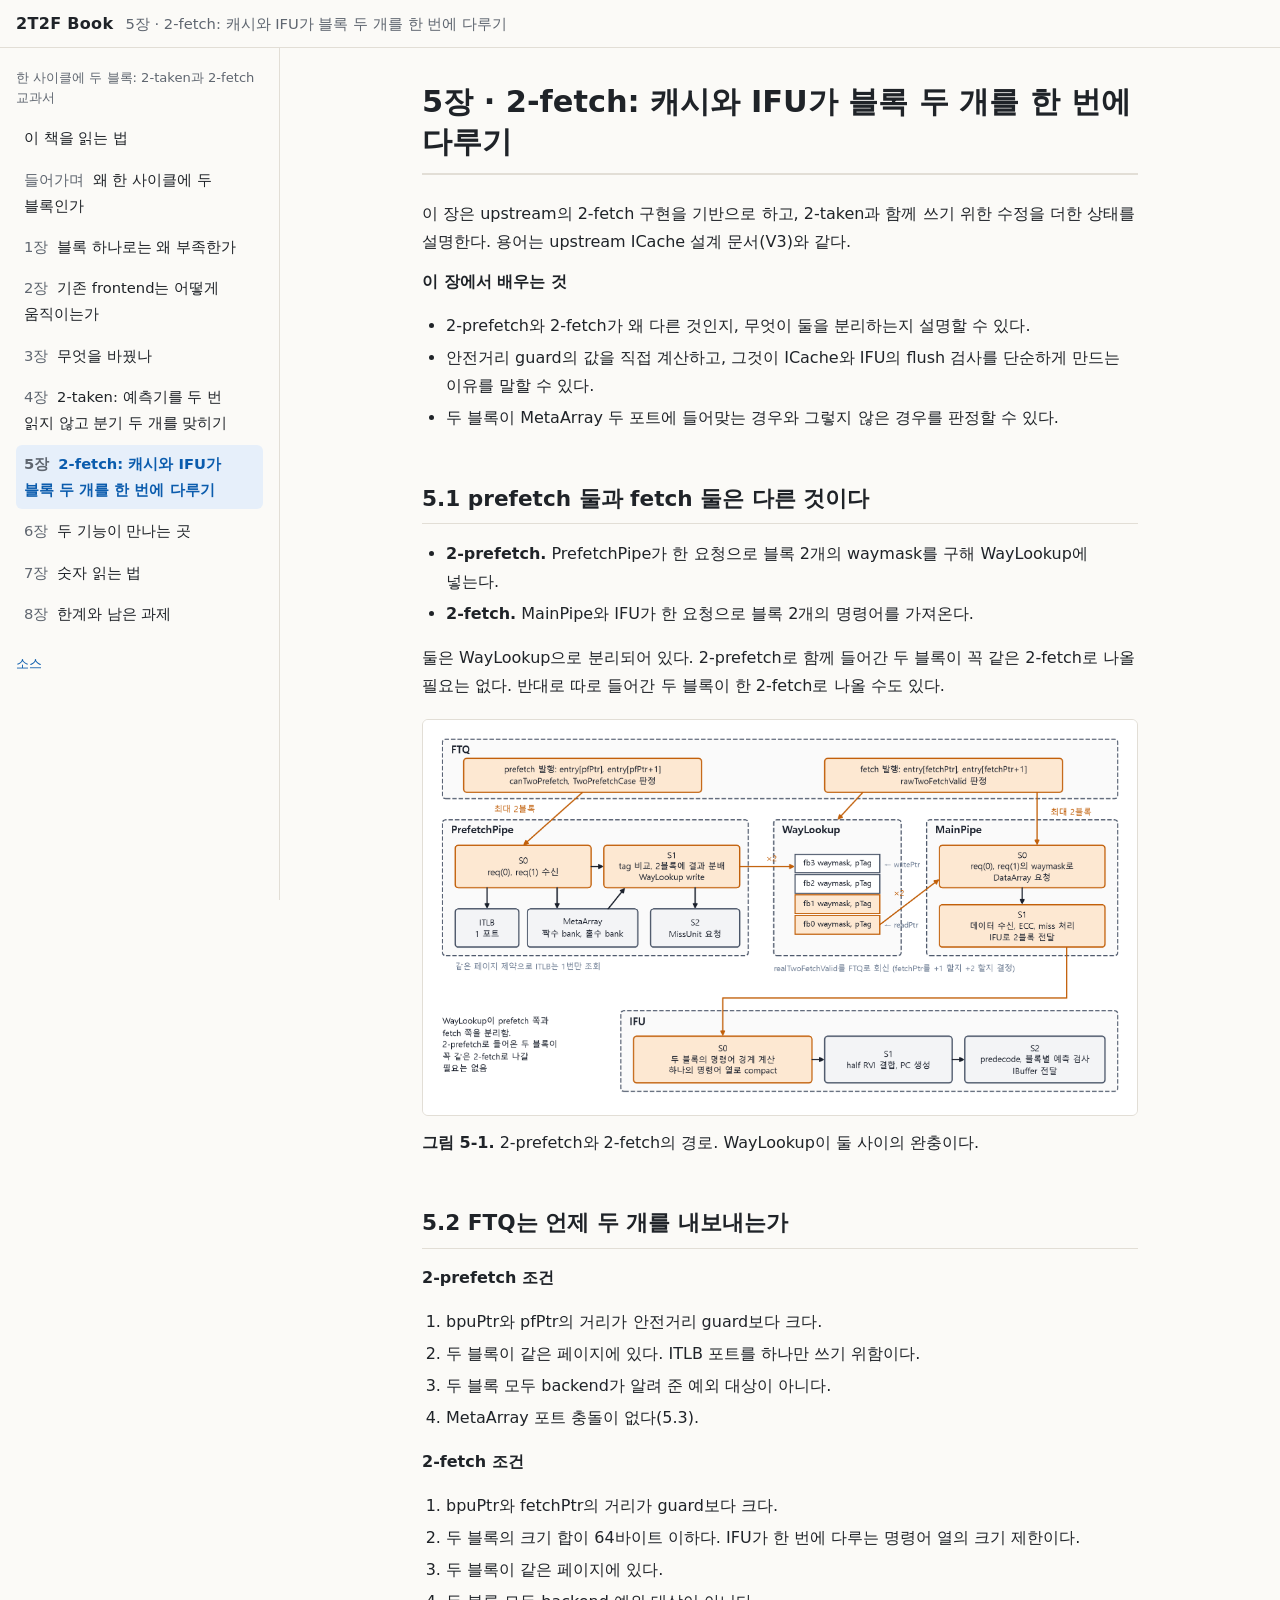
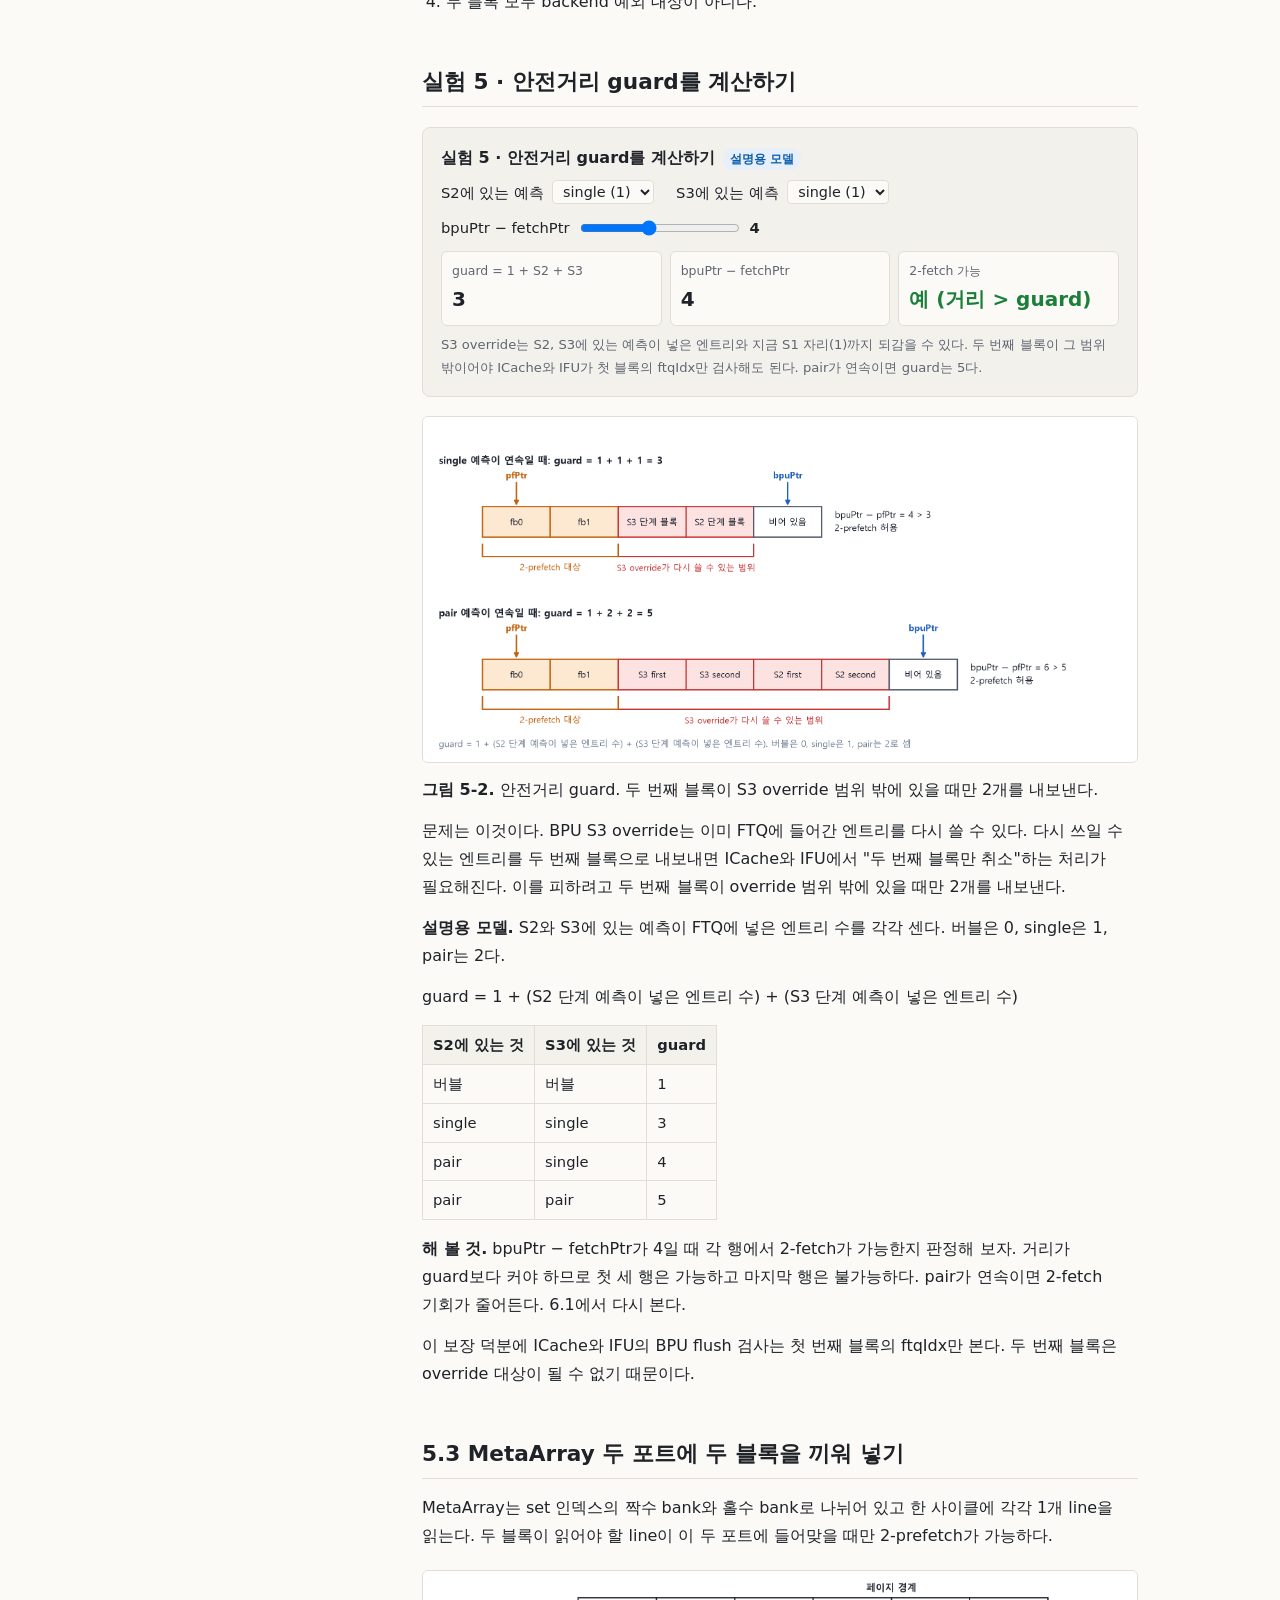
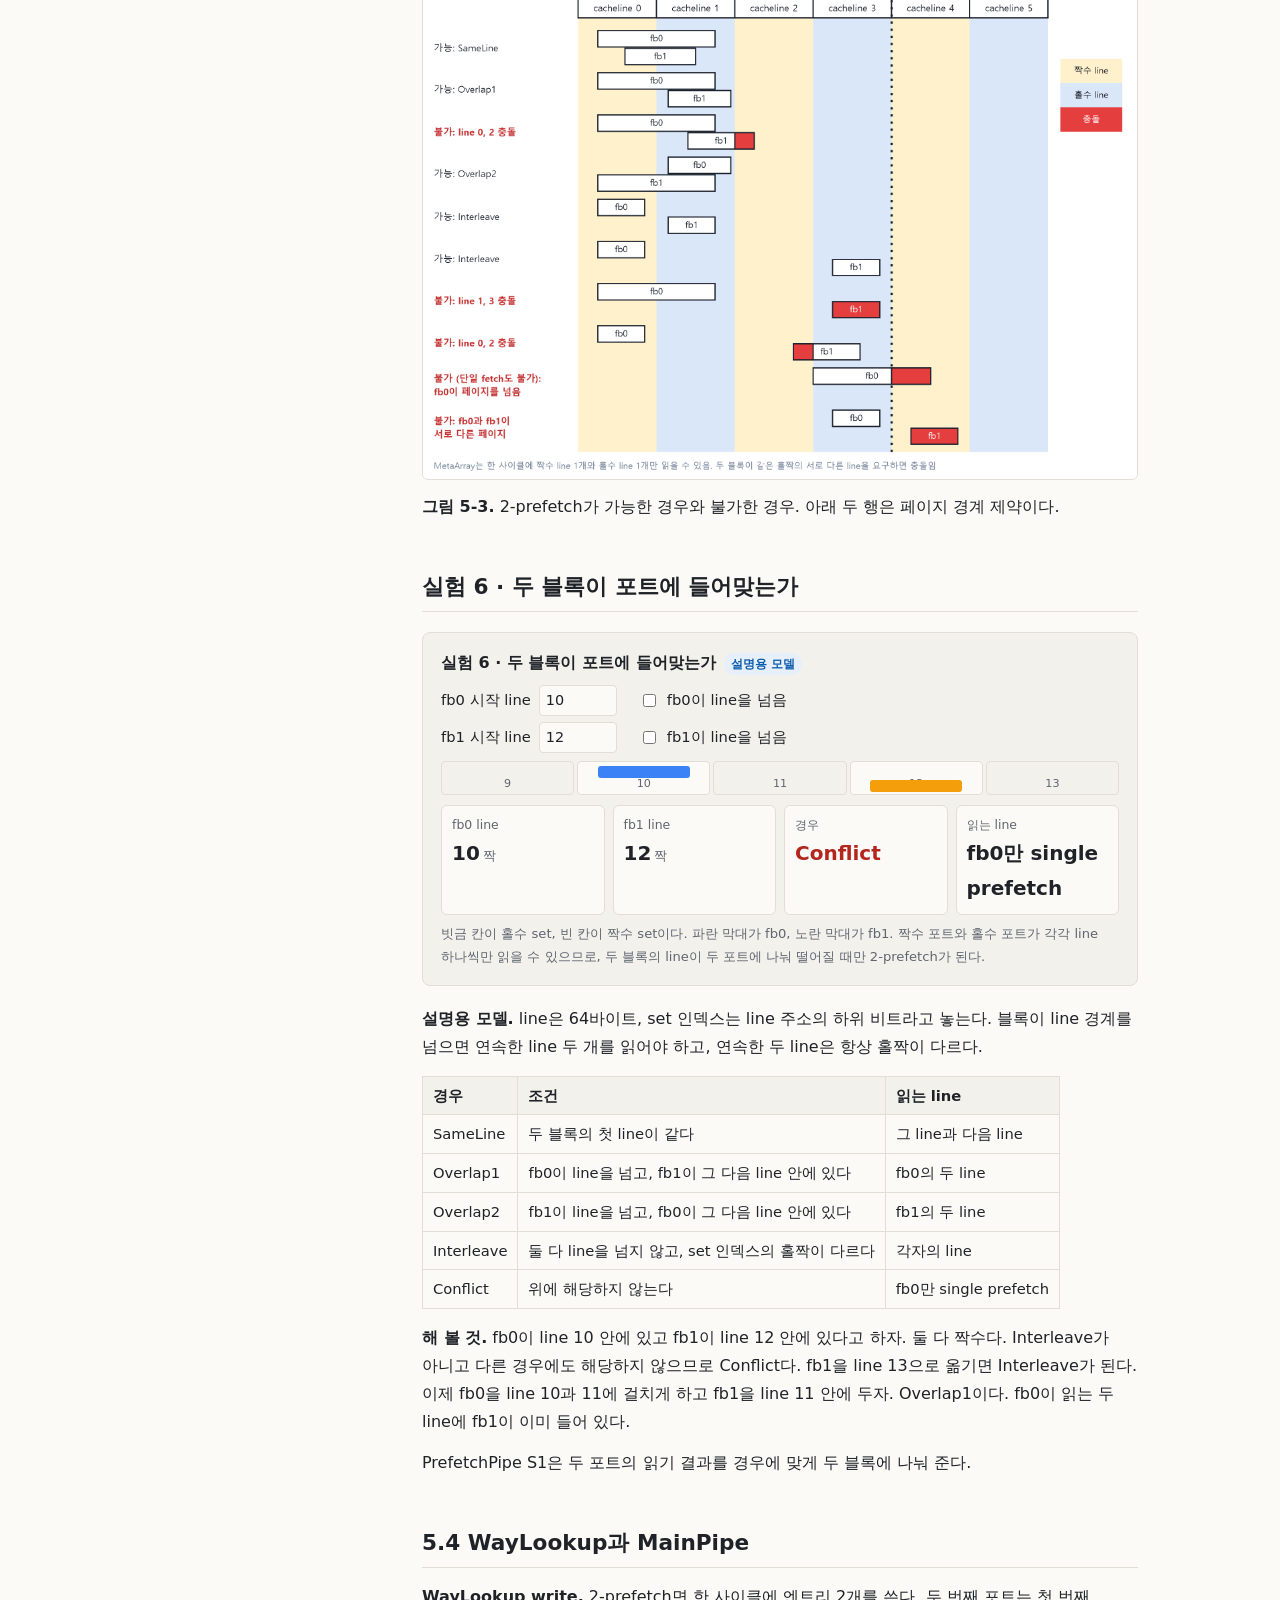
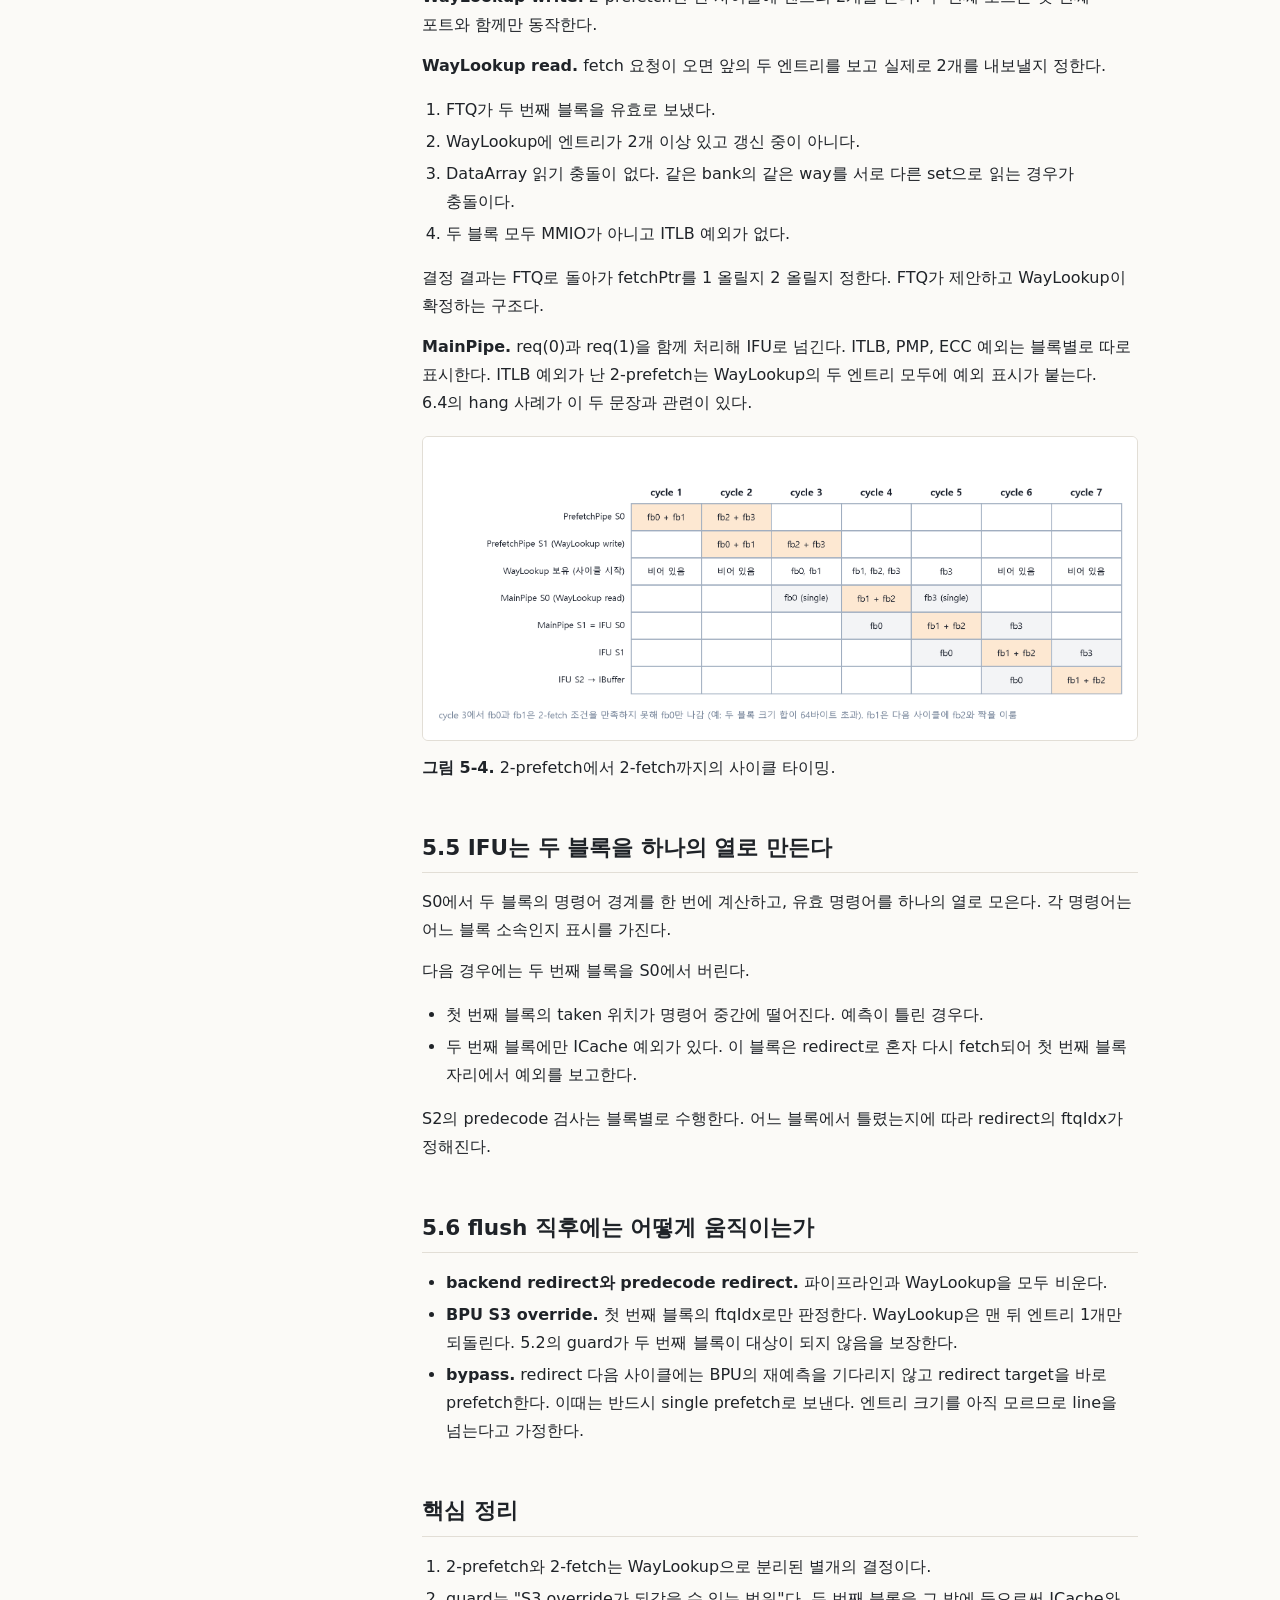
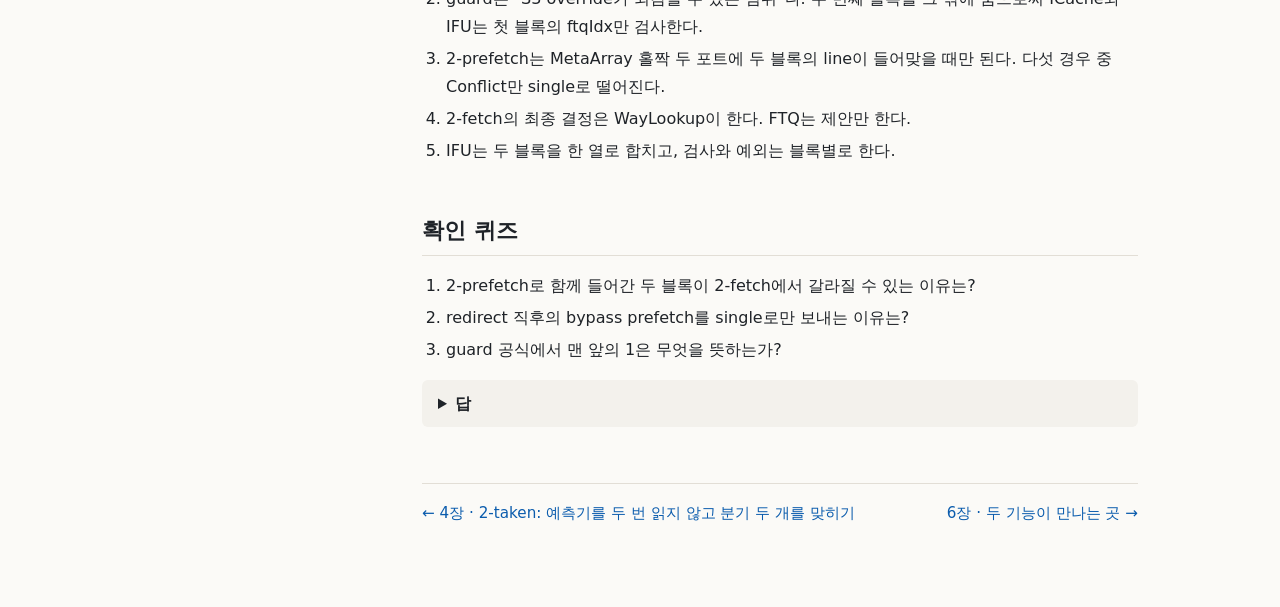
<file: chapters/ch5.html>
<!doctype html>
<html lang="ko">
<head>
<meta charset="utf-8">
<meta name="viewport" content="width=device-width, initial-scale=1">
<title>5장 · 2-fetch: 캐시와 IFU가 블록 두 개를 한 번에 다루기 — 2T2F Book</title>
<meta name="description" content="한 사이클에 두 블록: 2-taken과 2-fetch 교과서">
<link rel="stylesheet" href="../assets/book.css">
</head>
<body>
<header class="top">
  <button class="menu" aria-label="목차" onclick="document.body.classList.toggle('nav-open')">☰</button>
  <a class="brand" href="../index.html">2T2F Book</a>
  <span class="topline">5장 · 2-fetch: 캐시와 IFU가 블록 두 개를 한 번에 다루기</span>
</header>
<div class="layout">
<nav class="side">
  <div class="side-title">한 사이클에 두 블록: 2-taken과 2-fetch 교과서</div>
  <ul><li><a href="../index.html">이 책을 읽는 법</a></li><li><a href="../chapters/ch0.html"><span class="n">들어가며</span> 왜 한 사이클에 두 블록인가</a></li><li><a href="../chapters/ch1.html"><span class="n">1장</span> 블록 하나로는 왜 부족한가</a></li><li><a href="../chapters/ch2.html"><span class="n">2장</span> 기존 frontend는 어떻게 움직이는가</a></li><li><a href="../chapters/ch3.html"><span class="n">3장</span> 무엇을 바꿨나</a></li><li><a href="../chapters/ch4.html"><span class="n">4장</span> 2-taken: 예측기를 두 번 읽지 않고 분기 두 개를 맞히기</a></li><li><a href="../chapters/ch5.html" class=cur><span class="n">5장</span> 2-fetch: 캐시와 IFU가 블록 두 개를 한 번에 다루기</a></li><li><a href="../chapters/ch6.html"><span class="n">6장</span> 두 기능이 만나는 곳</a></li><li><a href="../chapters/ch7.html"><span class="n">7장</span> 숫자 읽는 법</a></li><li><a href="../chapters/ch8.html"><span class="n">8장</span> 한계와 남은 과제</a></li></ul>
  <div class="side-foot"><a href="https://github.com/star007kdh-proj/2T2F-book">소스</a></div>
</nav>
<main class="content">
<h1>5장 · 2-fetch: 캐시와 IFU가 블록 두 개를 한 번에 다루기</h1>
<p>이 장은 upstream의 2-fetch 구현을 기반으로 하고, 2-taken과 함께 쓰기 위한 수정을 더한 상태를 설명한다. 용어는 upstream ICache 설계 문서(V3)와 같다.</p>
<p><strong>이 장에서 배우는 것</strong></p>
<ul>
<li>2-prefetch와 2-fetch가 왜 다른 것인지, 무엇이 둘을 분리하는지 설명할 수 있다.</li>
<li>안전거리 guard의 값을 직접 계산하고, 그것이 ICache와 IFU의 flush 검사를 단순하게 만드는 이유를 말할 수 있다.</li>
<li>두 블록이 MetaArray 두 포트에 들어맞는 경우와 그렇지 않은 경우를 판정할 수 있다.</li>
</ul>
<h2>5.1 prefetch 둘과 fetch 둘은 다른 것이다</h2>
<ul>
<li><strong>2-prefetch.</strong> PrefetchPipe가 한 요청으로 블록 2개의 waymask를 구해 WayLookup에 넣는다.</li>
<li><strong>2-fetch.</strong> MainPipe와 IFU가 한 요청으로 블록 2개의 명령어를 가져온다.</li>
</ul>
<p>둘은 WayLookup으로 분리되어 있다. 2-prefetch로 함께 들어간 두 블록이 꼭 같은 2-fetch로 나올 필요는 없다. 반대로 따로 들어간 두 블록이 한 2-fetch로 나올 수도 있다.</p>
<p><img alt="그림 5-1" src="../figures/fig10_icache_2fetch_path.png" /></p>
<p><strong>그림 5-1.</strong> 2-prefetch와 2-fetch의 경로. WayLookup이 둘 사이의 완충이다.</p>
<h2>5.2 FTQ는 언제 두 개를 내보내는가</h2>
<p><strong>2-prefetch 조건</strong></p>
<ol>
<li>bpuPtr와 pfPtr의 거리가 안전거리 guard보다 크다.</li>
<li>두 블록이 같은 페이지에 있다. ITLB 포트를 하나만 쓰기 위함이다.</li>
<li>두 블록 모두 backend가 알려 준 예외 대상이 아니다.</li>
<li>MetaArray 포트 충돌이 없다(5.3).</li>
</ol>
<p><strong>2-fetch 조건</strong></p>
<ol>
<li>bpuPtr와 fetchPtr의 거리가 guard보다 크다.</li>
<li>두 블록의 크기 합이 64바이트 이하다. IFU가 한 번에 다루는 명령어 열의 크기 제한이다.</li>
<li>두 블록이 같은 페이지에 있다.</li>
<li>두 블록 모두 backend 예외 대상이 아니다.</li>
</ol>
<h2>실험 5 · 안전거리 guard를 계산하기</h2>
<div class="widget" data-widget="guard"></div>

<p><img alt="그림 5-2" src="../figures/fig11_distance_guard.png" /></p>
<p><strong>그림 5-2.</strong> 안전거리 guard. 두 번째 블록이 S3 override 범위 밖에 있을 때만 2개를 내보낸다.</p>
<p>문제는 이것이다. BPU S3 override는 이미 FTQ에 들어간 엔트리를 다시 쓸 수 있다. 다시 쓰일 수 있는 엔트리를 두 번째 블록으로 내보내면 ICache와 IFU에서 "두 번째 블록만 취소"하는 처리가 필요해진다. 이를 피하려고 두 번째 블록이 override 범위 밖에 있을 때만 2개를 내보낸다.</p>
<p><strong>설명용 모델.</strong> S2와 S3에 있는 예측이 FTQ에 넣은 엔트리 수를 각각 센다. 버블은 0, single은 1, pair는 2다.</p>
<p>guard = 1 + (S2 단계 예측이 넣은 엔트리 수) + (S3 단계 예측이 넣은 엔트리 수)</p>
<table>
<thead>
<tr>
<th>S2에 있는 것</th>
<th>S3에 있는 것</th>
<th>guard</th>
</tr>
</thead>
<tbody>
<tr>
<td>버블</td>
<td>버블</td>
<td>1</td>
</tr>
<tr>
<td>single</td>
<td>single</td>
<td>3</td>
</tr>
<tr>
<td>pair</td>
<td>single</td>
<td>4</td>
</tr>
<tr>
<td>pair</td>
<td>pair</td>
<td>5</td>
</tr>
</tbody>
</table>
<p><strong>해 볼 것.</strong> bpuPtr − fetchPtr가 4일 때 각 행에서 2-fetch가 가능한지 판정해 보자. 거리가 guard보다 커야 하므로 첫 세 행은 가능하고 마지막 행은 불가능하다. pair가 연속이면 2-fetch 기회가 줄어든다. 6.1에서 다시 본다.</p>
<p>이 보장 덕분에 ICache와 IFU의 BPU flush 검사는 첫 번째 블록의 ftqIdx만 본다. 두 번째 블록은 override 대상이 될 수 없기 때문이다.</p>
<h2>5.3 MetaArray 두 포트에 두 블록을 끼워 넣기</h2>
<p>MetaArray는 set 인덱스의 짝수 bank와 홀수 bank로 나뉘어 있고 한 사이클에 각각 1개 line을 읽는다. 두 블록이 읽어야 할 line이 이 두 포트에 들어맞을 때만 2-prefetch가 가능하다.</p>
<p><img alt="그림 5-3" src="../figures/fig12_two_prefetch_case.png" /></p>
<p><strong>그림 5-3.</strong> 2-prefetch가 가능한 경우와 불가한 경우. 아래 두 행은 페이지 경계 제약이다.</p>
<h2>실험 6 · 두 블록이 포트에 들어맞는가</h2>
<div class="widget" data-widget="meta"></div>

<p><strong>설명용 모델.</strong> line은 64바이트, set 인덱스는 line 주소의 하위 비트라고 놓는다. 블록이 line 경계를 넘으면 연속한 line 두 개를 읽어야 하고, 연속한 두 line은 항상 홀짝이 다르다.</p>
<table>
<thead>
<tr>
<th>경우</th>
<th>조건</th>
<th>읽는 line</th>
</tr>
</thead>
<tbody>
<tr>
<td>SameLine</td>
<td>두 블록의 첫 line이 같다</td>
<td>그 line과 다음 line</td>
</tr>
<tr>
<td>Overlap1</td>
<td>fb0이 line을 넘고, fb1이 그 다음 line 안에 있다</td>
<td>fb0의 두 line</td>
</tr>
<tr>
<td>Overlap2</td>
<td>fb1이 line을 넘고, fb0이 그 다음 line 안에 있다</td>
<td>fb1의 두 line</td>
</tr>
<tr>
<td>Interleave</td>
<td>둘 다 line을 넘지 않고, set 인덱스의 홀짝이 다르다</td>
<td>각자의 line</td>
</tr>
<tr>
<td>Conflict</td>
<td>위에 해당하지 않는다</td>
<td>fb0만 single prefetch</td>
</tr>
</tbody>
</table>
<p><strong>해 볼 것.</strong> fb0이 line 10 안에 있고 fb1이 line 12 안에 있다고 하자. 둘 다 짝수다. Interleave가 아니고 다른 경우에도 해당하지 않으므로 Conflict다. fb1을 line 13으로 옮기면 Interleave가 된다. 이제 fb0을 line 10과 11에 걸치게 하고 fb1을 line 11 안에 두자. Overlap1이다. fb0이 읽는 두 line에 fb1이 이미 들어 있다.</p>
<p>PrefetchPipe S1은 두 포트의 읽기 결과를 경우에 맞게 두 블록에 나눠 준다.</p>
<h2>5.4 WayLookup과 MainPipe</h2>
<p><strong>WayLookup write.</strong> 2-prefetch면 한 사이클에 엔트리 2개를 쓴다. 두 번째 포트는 첫 번째 포트와 함께만 동작한다.</p>
<p><strong>WayLookup read.</strong> fetch 요청이 오면 앞의 두 엔트리를 보고 실제로 2개를 내보낼지 정한다.</p>
<ol>
<li>FTQ가 두 번째 블록을 유효로 보냈다.</li>
<li>WayLookup에 엔트리가 2개 이상 있고 갱신 중이 아니다.</li>
<li>DataArray 읽기 충돌이 없다. 같은 bank의 같은 way를 서로 다른 set으로 읽는 경우가 충돌이다.</li>
<li>두 블록 모두 MMIO가 아니고 ITLB 예외가 없다.</li>
</ol>
<p>결정 결과는 FTQ로 돌아가 fetchPtr를 1 올릴지 2 올릴지 정한다. FTQ가 제안하고 WayLookup이 확정하는 구조다.</p>
<p><strong>MainPipe.</strong> req(0)과 req(1)을 함께 처리해 IFU로 넘긴다. ITLB, PMP, ECC 예외는 블록별로 따로 표시한다. ITLB 예외가 난 2-prefetch는 WayLookup의 두 엔트리 모두에 예외 표시가 붙는다. 6.4의 hang 사례가 이 두 문장과 관련이 있다.</p>
<p><img alt="그림 5-4" src="../figures/fig13_2prefetch_2fetch_timing.png" /></p>
<p><strong>그림 5-4.</strong> 2-prefetch에서 2-fetch까지의 사이클 타이밍.</p>
<h2>5.5 IFU는 두 블록을 하나의 열로 만든다</h2>
<p>S0에서 두 블록의 명령어 경계를 한 번에 계산하고, 유효 명령어를 하나의 열로 모은다. 각 명령어는 어느 블록 소속인지 표시를 가진다.</p>
<p>다음 경우에는 두 번째 블록을 S0에서 버린다.</p>
<ul>
<li>첫 번째 블록의 taken 위치가 명령어 중간에 떨어진다. 예측이 틀린 경우다.</li>
<li>두 번째 블록에만 ICache 예외가 있다. 이 블록은 redirect로 혼자 다시 fetch되어 첫 번째 블록 자리에서 예외를 보고한다.</li>
</ul>
<p>S2의 predecode 검사는 블록별로 수행한다. 어느 블록에서 틀렸는지에 따라 redirect의 ftqIdx가 정해진다.</p>
<h2>5.6 flush 직후에는 어떻게 움직이는가</h2>
<ul>
<li><strong>backend redirect와 predecode redirect.</strong> 파이프라인과 WayLookup을 모두 비운다.</li>
<li><strong>BPU S3 override.</strong> 첫 번째 블록의 ftqIdx로만 판정한다. WayLookup은 맨 뒤 엔트리 1개만 되돌린다. 5.2의 guard가 두 번째 블록이 대상이 되지 않음을 보장한다.</li>
<li><strong>bypass.</strong> redirect 다음 사이클에는 BPU의 재예측을 기다리지 않고 redirect target을 바로 prefetch한다. 이때는 반드시 single prefetch로 보낸다. 엔트리 크기를 아직 모르므로 line을 넘는다고 가정한다.</li>
</ul>
<h2>핵심 정리</h2>
<ol>
<li>2-prefetch와 2-fetch는 WayLookup으로 분리된 별개의 결정이다.</li>
<li>guard는 "S3 override가 되감을 수 있는 범위"다. 두 번째 블록을 그 밖에 둠으로써 ICache와 IFU는 첫 블록의 ftqIdx만 검사한다.</li>
<li>2-prefetch는 MetaArray 홀짝 두 포트에 두 블록의 line이 들어맞을 때만 된다. 다섯 경우 중 Conflict만 single로 떨어진다.</li>
<li>2-fetch의 최종 결정은 WayLookup이 한다. FTQ는 제안만 한다.</li>
<li>IFU는 두 블록을 한 열로 합치고, 검사와 예외는 블록별로 한다.</li>
</ol>
<h2>확인 퀴즈</h2>
<ol>
<li>2-prefetch로 함께 들어간 두 블록이 2-fetch에서 갈라질 수 있는 이유는?</li>
<li>redirect 직후의 bypass prefetch를 single로만 보내는 이유는?</li>
<li>guard 공식에서 맨 앞의 1은 무엇을 뜻하는가?</li>
</ol>
<details>
<summary>답</summary>
<ol>
<li>둘 사이에 WayLookup FIFO가 있고, 2-fetch 조건(크기 합 64바이트, DataArray 충돌, MMIO)은 2-prefetch 조건과 다르다.</li>
<li>그 시점에는 엔트리 크기를 모른다. line을 넘는다고 가정해야 하므로 두 포트를 한 블록이 다 쓴다.</li>
<li>지금 S1에서 쓰이고 있는 엔트리 자리다. S2, S3이 넣은 수에 그 1을 더한 범위가 override가 건드릴 수 있는 범위다.</li>
</ol>
</details>
<div class="prevnext"><a class="prev" href="../chapters/ch4.html">← 4장 · 2-taken: 예측기를 두 번 읽지 않고 분기 두 개를 맞히기</a><a class="next" href="../chapters/ch6.html">6장 · 두 기능이 만나는 곳 →</a></div>
</main>
</div>
<script src="../assets/book.js"></script>
</body>
</html>
</file>
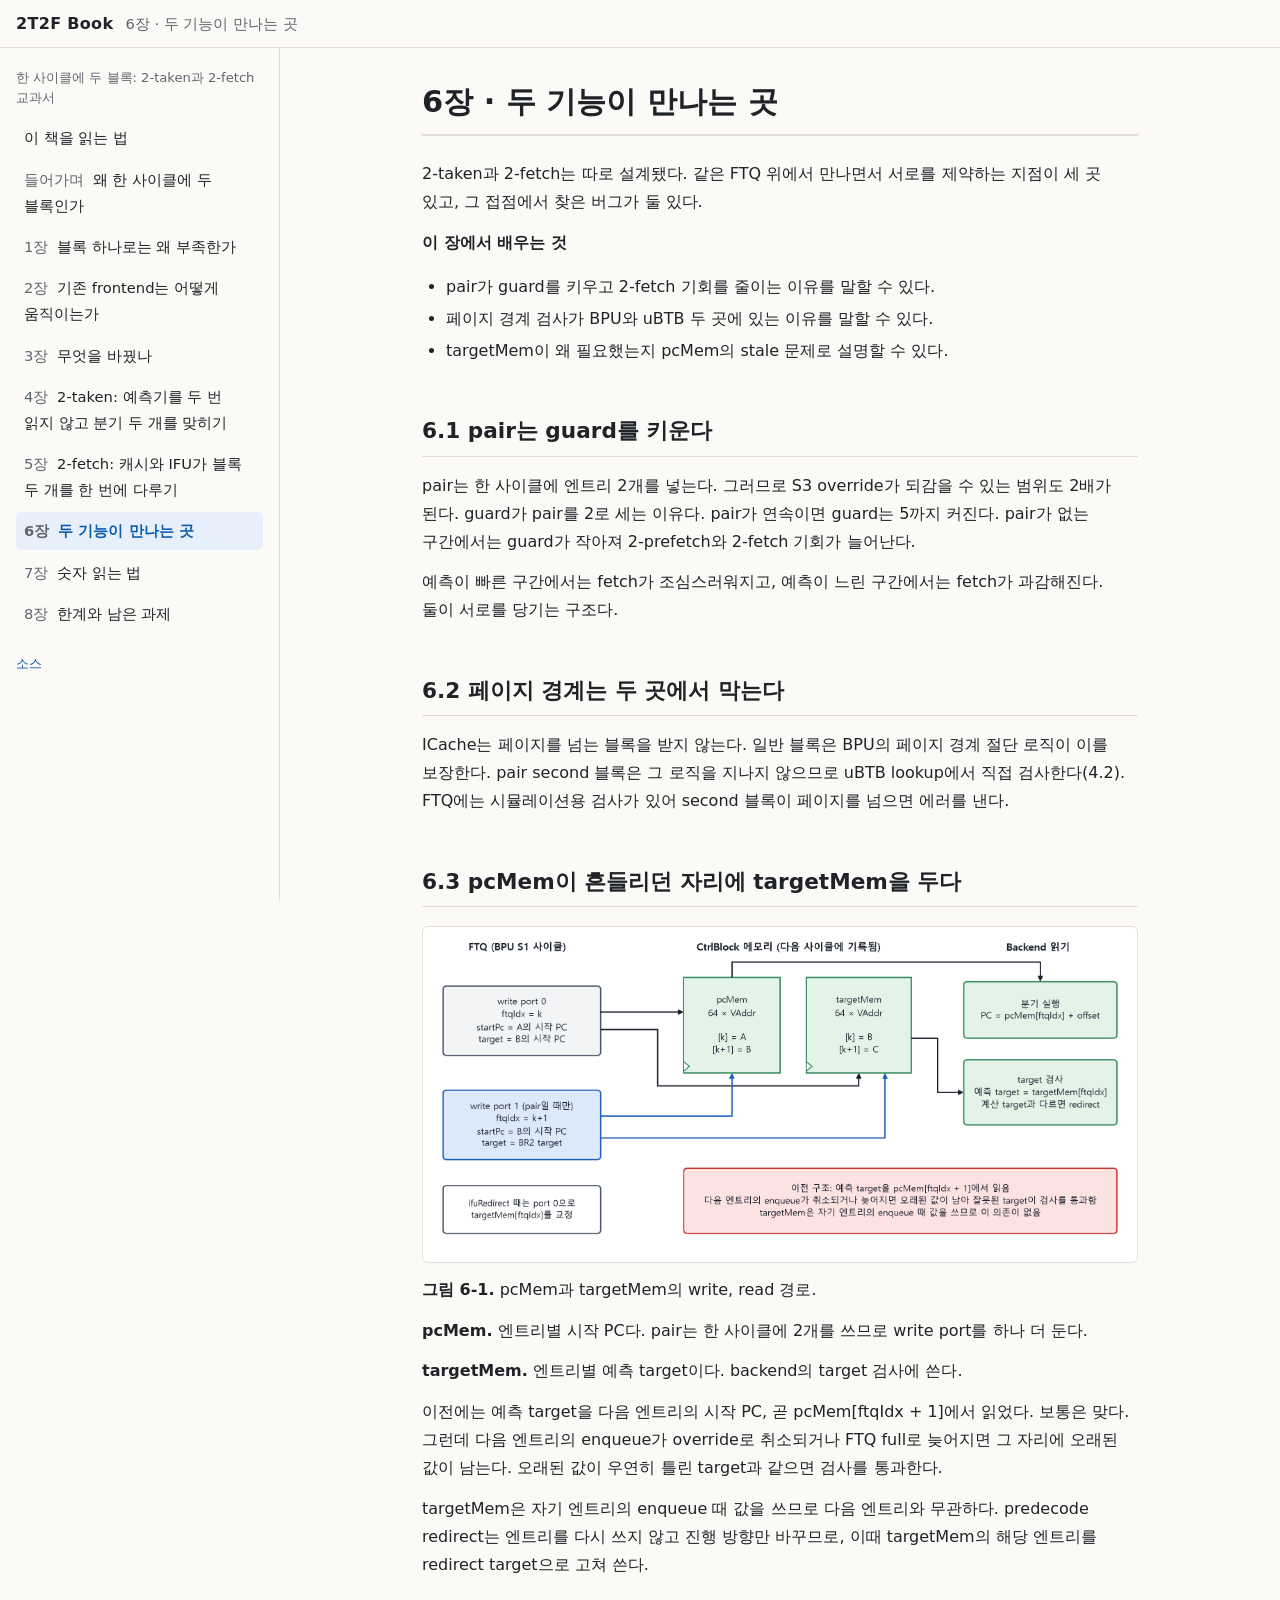
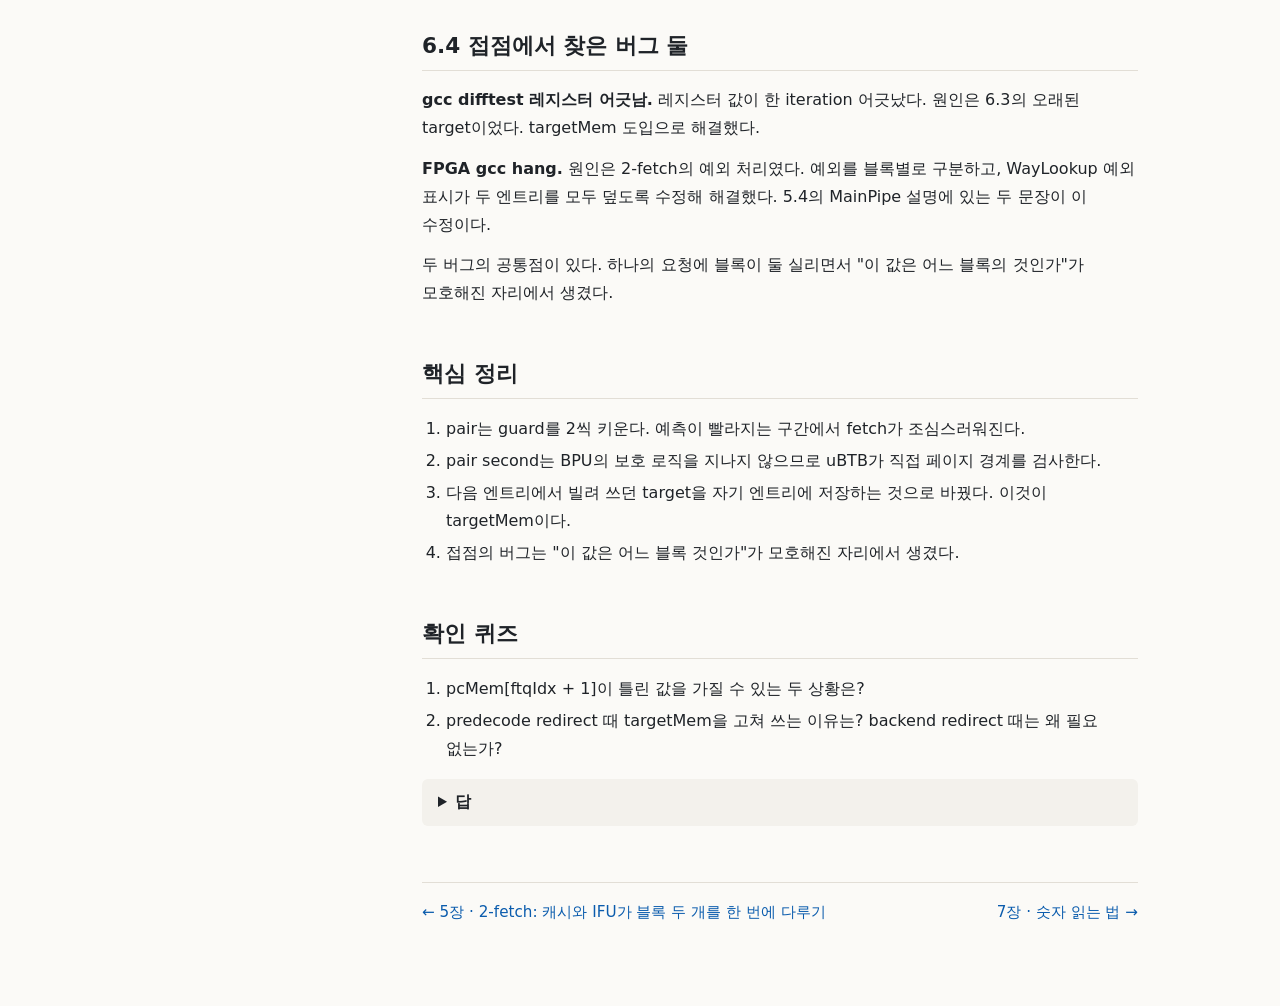
<file: chapters/ch6.html>
<!doctype html>
<html lang="ko">
<head>
<meta charset="utf-8">
<meta name="viewport" content="width=device-width, initial-scale=1">
<title>6장 · 두 기능이 만나는 곳 — 2T2F Book</title>
<meta name="description" content="한 사이클에 두 블록: 2-taken과 2-fetch 교과서">
<link rel="stylesheet" href="../assets/book.css">
</head>
<body>
<header class="top">
  <button class="menu" aria-label="목차" onclick="document.body.classList.toggle('nav-open')">☰</button>
  <a class="brand" href="../index.html">2T2F Book</a>
  <span class="topline">6장 · 두 기능이 만나는 곳</span>
</header>
<div class="layout">
<nav class="side">
  <div class="side-title">한 사이클에 두 블록: 2-taken과 2-fetch 교과서</div>
  <ul><li><a href="../index.html">이 책을 읽는 법</a></li><li><a href="../chapters/ch0.html"><span class="n">들어가며</span> 왜 한 사이클에 두 블록인가</a></li><li><a href="../chapters/ch1.html"><span class="n">1장</span> 블록 하나로는 왜 부족한가</a></li><li><a href="../chapters/ch2.html"><span class="n">2장</span> 기존 frontend는 어떻게 움직이는가</a></li><li><a href="../chapters/ch3.html"><span class="n">3장</span> 무엇을 바꿨나</a></li><li><a href="../chapters/ch4.html"><span class="n">4장</span> 2-taken: 예측기를 두 번 읽지 않고 분기 두 개를 맞히기</a></li><li><a href="../chapters/ch5.html"><span class="n">5장</span> 2-fetch: 캐시와 IFU가 블록 두 개를 한 번에 다루기</a></li><li><a href="../chapters/ch6.html" class=cur><span class="n">6장</span> 두 기능이 만나는 곳</a></li><li><a href="../chapters/ch7.html"><span class="n">7장</span> 숫자 읽는 법</a></li><li><a href="../chapters/ch8.html"><span class="n">8장</span> 한계와 남은 과제</a></li></ul>
  <div class="side-foot"><a href="https://github.com/star007kdh-proj/2T2F-book">소스</a></div>
</nav>
<main class="content">
<h1>6장 · 두 기능이 만나는 곳</h1>
<p>2-taken과 2-fetch는 따로 설계됐다. 같은 FTQ 위에서 만나면서 서로를 제약하는 지점이 세 곳 있고, 그 접점에서 찾은 버그가 둘 있다.</p>
<p><strong>이 장에서 배우는 것</strong></p>
<ul>
<li>pair가 guard를 키우고 2-fetch 기회를 줄이는 이유를 말할 수 있다.</li>
<li>페이지 경계 검사가 BPU와 uBTB 두 곳에 있는 이유를 말할 수 있다.</li>
<li>targetMem이 왜 필요했는지 pcMem의 stale 문제로 설명할 수 있다.</li>
</ul>
<h2>6.1 pair는 guard를 키운다</h2>
<p>pair는 한 사이클에 엔트리 2개를 넣는다. 그러므로 S3 override가 되감을 수 있는 범위도 2배가 된다. guard가 pair를 2로 세는 이유다. pair가 연속이면 guard는 5까지 커진다. pair가 없는 구간에서는 guard가 작아져 2-prefetch와 2-fetch 기회가 늘어난다.</p>
<p>예측이 빠른 구간에서는 fetch가 조심스러워지고, 예측이 느린 구간에서는 fetch가 과감해진다. 둘이 서로를 당기는 구조다.</p>
<h2>6.2 페이지 경계는 두 곳에서 막는다</h2>
<p>ICache는 페이지를 넘는 블록을 받지 않는다. 일반 블록은 BPU의 페이지 경계 절단 로직이 이를 보장한다. pair second 블록은 그 로직을 지나지 않으므로 uBTB lookup에서 직접 검사한다(4.2). FTQ에는 시뮬레이션용 검사가 있어 second 블록이 페이지를 넘으면 에러를 낸다.</p>
<h2>6.3 pcMem이 흔들리던 자리에 targetMem을 두다</h2>
<p><img alt="그림 6-1" src="../figures/fig14_pcmem_targetmem.png" /></p>
<p><strong>그림 6-1.</strong> pcMem과 targetMem의 write, read 경로.</p>
<p><strong>pcMem.</strong> 엔트리별 시작 PC다. pair는 한 사이클에 2개를 쓰므로 write port를 하나 더 둔다.</p>
<p><strong>targetMem.</strong> 엔트리별 예측 target이다. backend의 target 검사에 쓴다.</p>
<p>이전에는 예측 target을 다음 엔트리의 시작 PC, 곧 pcMem[ftqIdx + 1]에서 읽었다. 보통은 맞다. 그런데 다음 엔트리의 enqueue가 override로 취소되거나 FTQ full로 늦어지면 그 자리에 오래된 값이 남는다. 오래된 값이 우연히 틀린 target과 같으면 검사를 통과한다.</p>
<p>targetMem은 자기 엔트리의 enqueue 때 값을 쓰므로 다음 엔트리와 무관하다. predecode redirect는 엔트리를 다시 쓰지 않고 진행 방향만 바꾸므로, 이때 targetMem의 해당 엔트리를 redirect target으로 고쳐 쓴다.</p>
<h2>6.4 접점에서 찾은 버그 둘</h2>
<p><strong>gcc difftest 레지스터 어긋남.</strong> 레지스터 값이 한 iteration 어긋났다. 원인은 6.3의 오래된 target이었다. targetMem 도입으로 해결했다.</p>
<p><strong>FPGA gcc hang.</strong> 원인은 2-fetch의 예외 처리였다. 예외를 블록별로 구분하고, WayLookup 예외 표시가 두 엔트리를 모두 덮도록 수정해 해결했다. 5.4의 MainPipe 설명에 있는 두 문장이 이 수정이다.</p>
<p>두 버그의 공통점이 있다. 하나의 요청에 블록이 둘 실리면서 "이 값은 어느 블록의 것인가"가 모호해진 자리에서 생겼다.</p>
<h2>핵심 정리</h2>
<ol>
<li>pair는 guard를 2씩 키운다. 예측이 빨라지는 구간에서 fetch가 조심스러워진다.</li>
<li>pair second는 BPU의 보호 로직을 지나지 않으므로 uBTB가 직접 페이지 경계를 검사한다.</li>
<li>다음 엔트리에서 빌려 쓰던 target을 자기 엔트리에 저장하는 것으로 바꿨다. 이것이 targetMem이다.</li>
<li>접점의 버그는 "이 값은 어느 블록 것인가"가 모호해진 자리에서 생겼다.</li>
</ol>
<h2>확인 퀴즈</h2>
<ol>
<li>pcMem[ftqIdx + 1]이 틀린 값을 가질 수 있는 두 상황은?</li>
<li>predecode redirect 때 targetMem을 고쳐 쓰는 이유는? backend redirect 때는 왜 필요 없는가?</li>
</ol>
<details>
<summary>답</summary>
<ol>
<li>다음 엔트리의 enqueue가 S3 override로 취소된 경우와 FTQ full로 늦어진 경우다.</li>
<li>predecode redirect는 엔트리를 다시 쓰지 않고 진행 방향만 바꾸므로 enqueue가 다시 일어나지 않는다. backend redirect 뒤에는 BPU가 그 자리부터 다시 예측해 enqueue가 일어나므로 그때 새 값이 쓰인다.</li>
</ol>
</details>
<div class="prevnext"><a class="prev" href="../chapters/ch5.html">← 5장 · 2-fetch: 캐시와 IFU가 블록 두 개를 한 번에 다루기</a><a class="next" href="../chapters/ch7.html">7장 · 숫자 읽는 법 →</a></div>
</main>
</div>
<script src="../assets/book.js"></script>
</body>
</html>
</file>
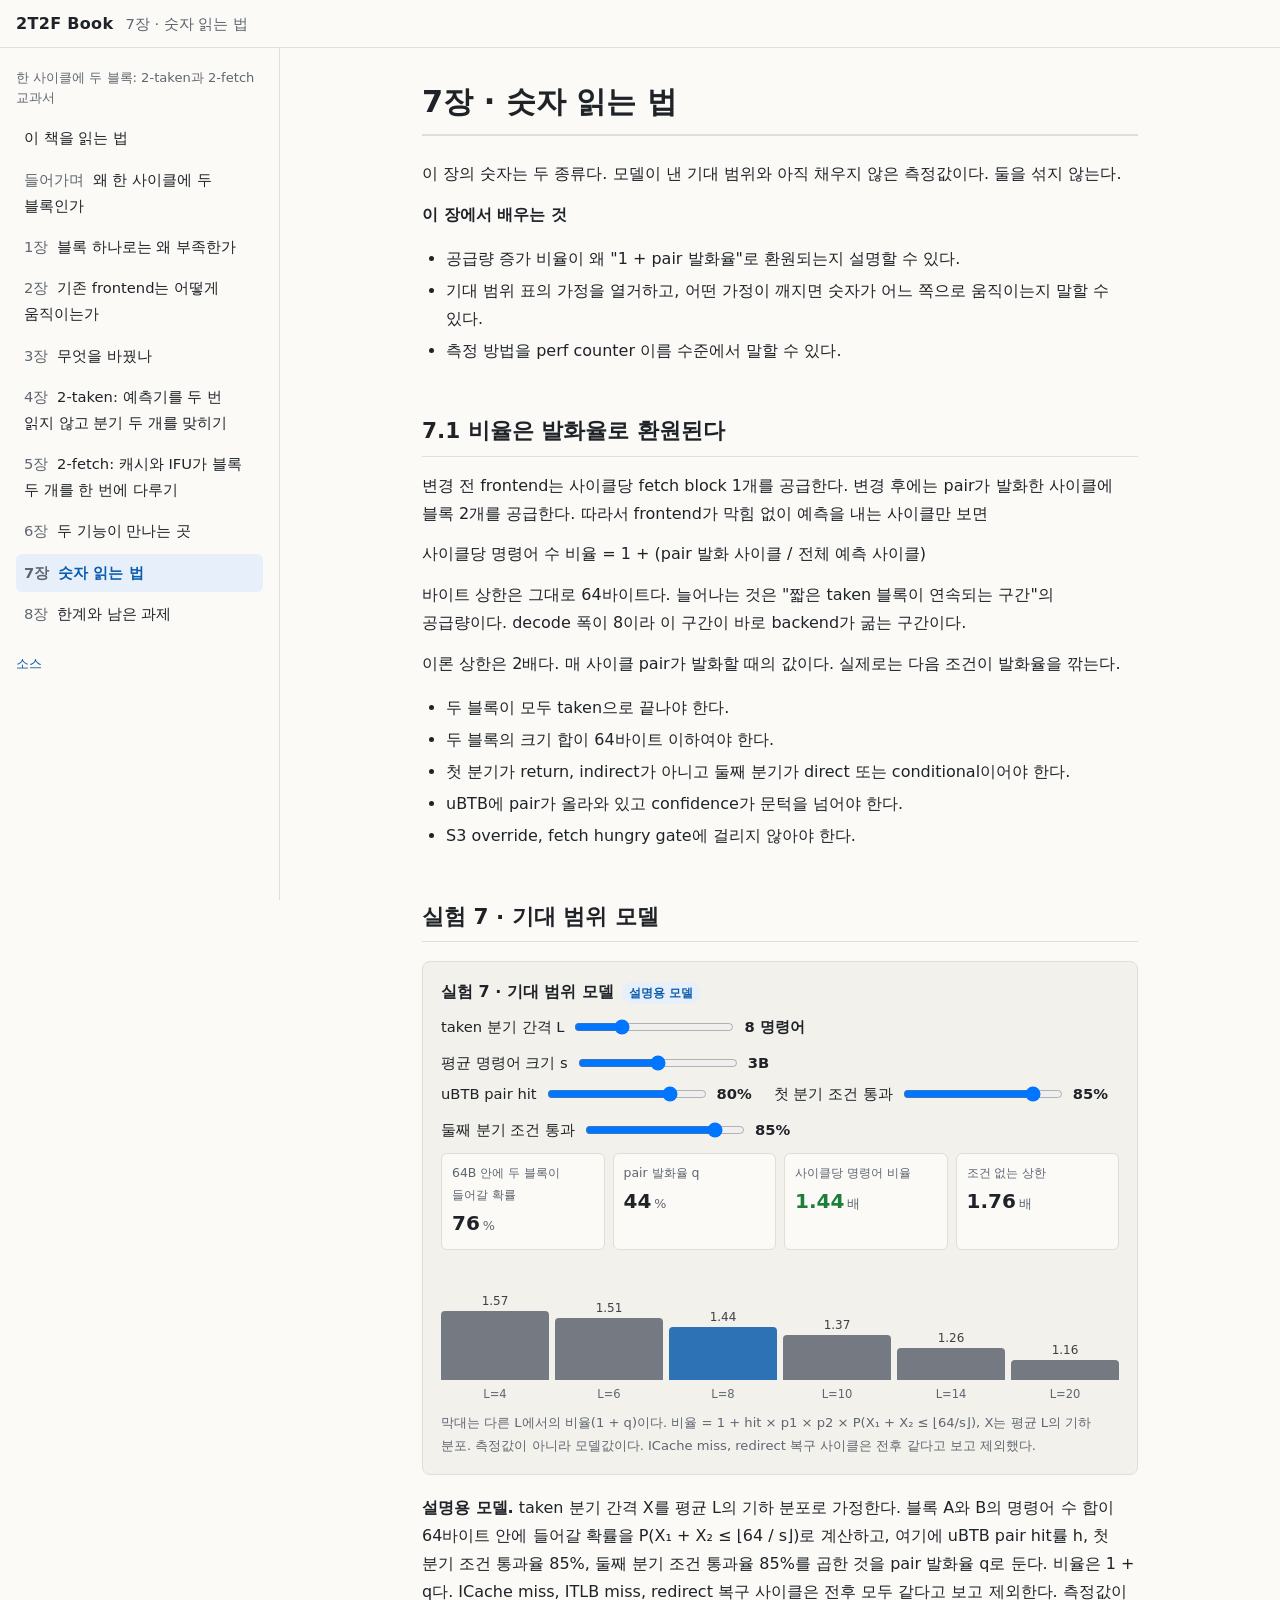
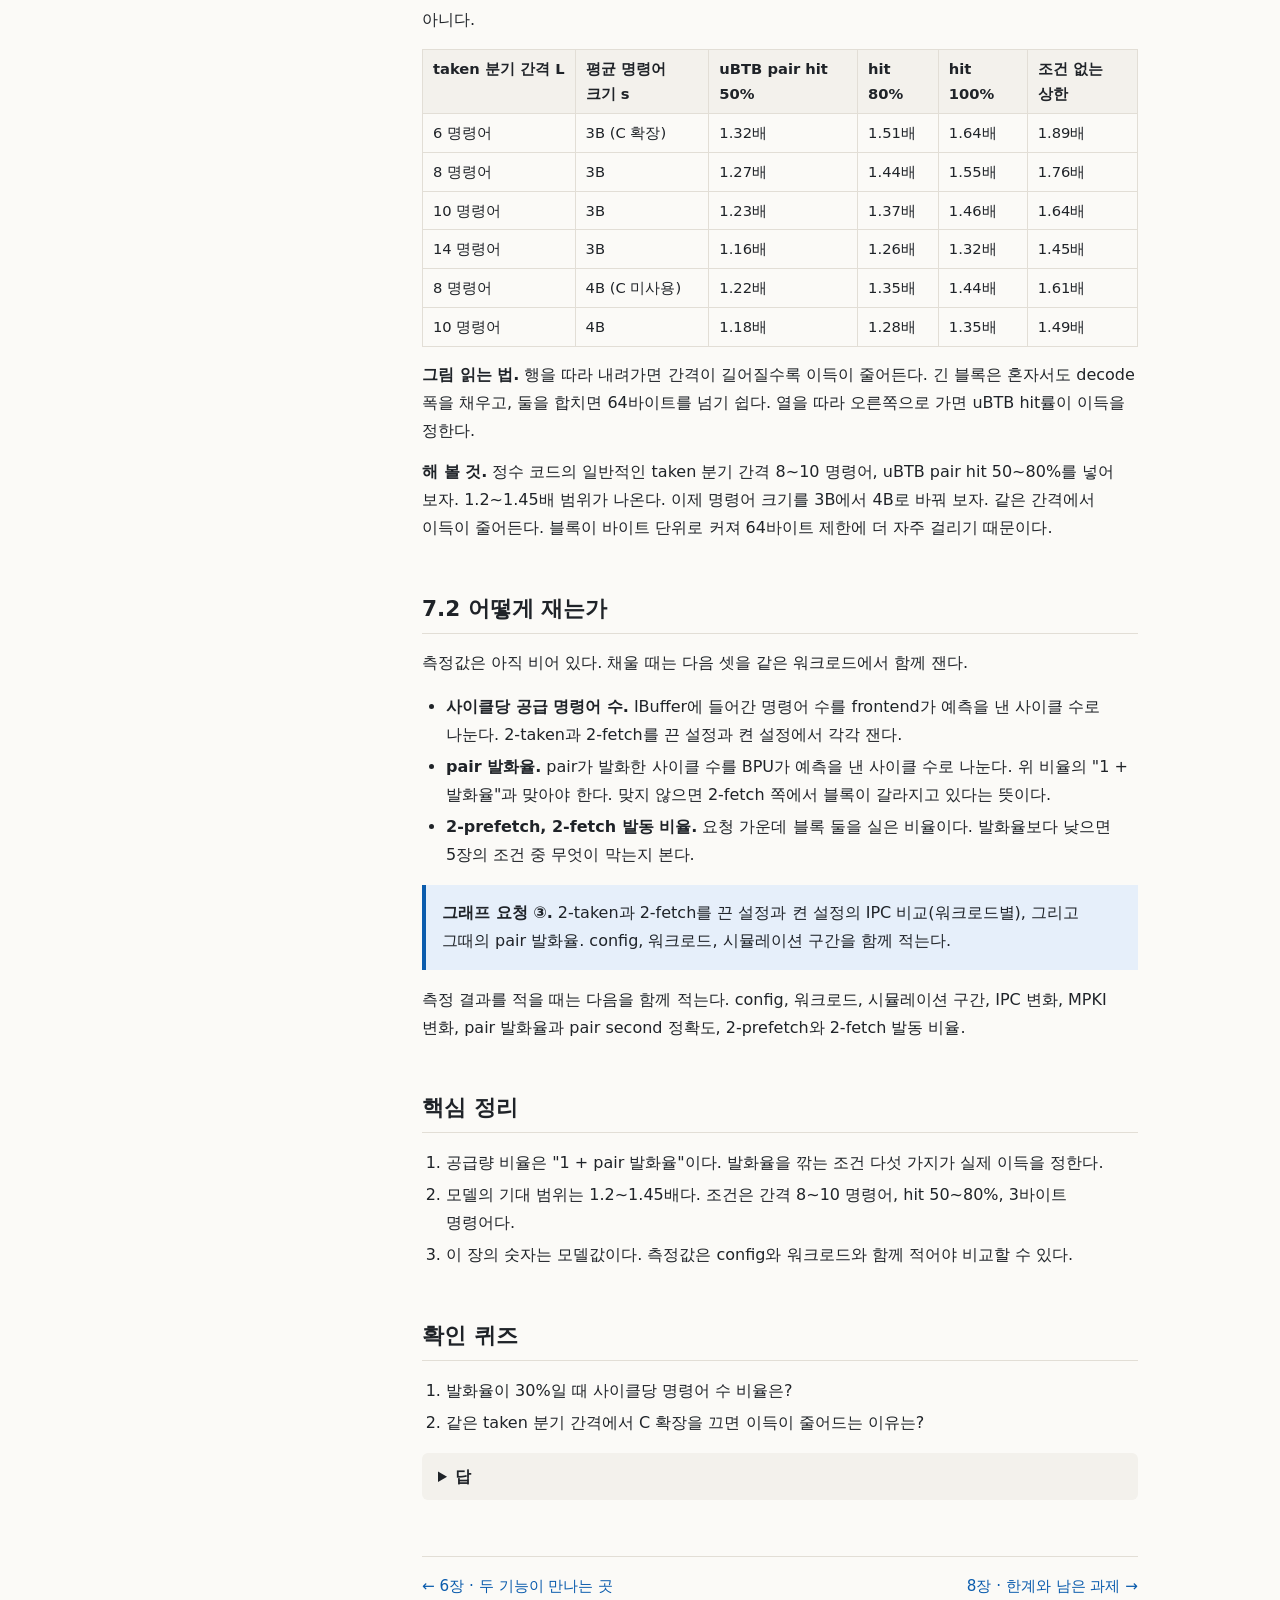
<file: chapters/ch7.html>
<!doctype html>
<html lang="ko">
<head>
<meta charset="utf-8">
<meta name="viewport" content="width=device-width, initial-scale=1">
<title>7장 · 숫자 읽는 법 — 2T2F Book</title>
<meta name="description" content="한 사이클에 두 블록: 2-taken과 2-fetch 교과서">
<link rel="stylesheet" href="../assets/book.css">
</head>
<body>
<header class="top">
  <button class="menu" aria-label="목차" onclick="document.body.classList.toggle('nav-open')">☰</button>
  <a class="brand" href="../index.html">2T2F Book</a>
  <span class="topline">7장 · 숫자 읽는 법</span>
</header>
<div class="layout">
<nav class="side">
  <div class="side-title">한 사이클에 두 블록: 2-taken과 2-fetch 교과서</div>
  <ul><li><a href="../index.html">이 책을 읽는 법</a></li><li><a href="../chapters/ch0.html"><span class="n">들어가며</span> 왜 한 사이클에 두 블록인가</a></li><li><a href="../chapters/ch1.html"><span class="n">1장</span> 블록 하나로는 왜 부족한가</a></li><li><a href="../chapters/ch2.html"><span class="n">2장</span> 기존 frontend는 어떻게 움직이는가</a></li><li><a href="../chapters/ch3.html"><span class="n">3장</span> 무엇을 바꿨나</a></li><li><a href="../chapters/ch4.html"><span class="n">4장</span> 2-taken: 예측기를 두 번 읽지 않고 분기 두 개를 맞히기</a></li><li><a href="../chapters/ch5.html"><span class="n">5장</span> 2-fetch: 캐시와 IFU가 블록 두 개를 한 번에 다루기</a></li><li><a href="../chapters/ch6.html"><span class="n">6장</span> 두 기능이 만나는 곳</a></li><li><a href="../chapters/ch7.html" class=cur><span class="n">7장</span> 숫자 읽는 법</a></li><li><a href="../chapters/ch8.html"><span class="n">8장</span> 한계와 남은 과제</a></li></ul>
  <div class="side-foot"><a href="https://github.com/star007kdh-proj/2T2F-book">소스</a></div>
</nav>
<main class="content">
<h1>7장 · 숫자 읽는 법</h1>
<p>이 장의 숫자는 두 종류다. 모델이 낸 기대 범위와 아직 채우지 않은 측정값이다. 둘을 섞지 않는다.</p>
<p><strong>이 장에서 배우는 것</strong></p>
<ul>
<li>공급량 증가 비율이 왜 "1 + pair 발화율"로 환원되는지 설명할 수 있다.</li>
<li>기대 범위 표의 가정을 열거하고, 어떤 가정이 깨지면 숫자가 어느 쪽으로 움직이는지 말할 수 있다.</li>
<li>측정 방법을 perf counter 이름 수준에서 말할 수 있다.</li>
</ul>
<h2>7.1 비율은 발화율로 환원된다</h2>
<p>변경 전 frontend는 사이클당 fetch block 1개를 공급한다. 변경 후에는 pair가 발화한 사이클에 블록 2개를 공급한다. 따라서 frontend가 막힘 없이 예측을 내는 사이클만 보면</p>
<p>사이클당 명령어 수 비율 = 1 + (pair 발화 사이클 / 전체 예측 사이클)</p>
<p>바이트 상한은 그대로 64바이트다. 늘어나는 것은 "짧은 taken 블록이 연속되는 구간"의 공급량이다. decode 폭이 8이라 이 구간이 바로 backend가 굶는 구간이다.</p>
<p>이론 상한은 2배다. 매 사이클 pair가 발화할 때의 값이다. 실제로는 다음 조건이 발화율을 깎는다.</p>
<ul>
<li>두 블록이 모두 taken으로 끝나야 한다.</li>
<li>두 블록의 크기 합이 64바이트 이하여야 한다.</li>
<li>첫 분기가 return, indirect가 아니고 둘째 분기가 direct 또는 conditional이어야 한다.</li>
<li>uBTB에 pair가 올라와 있고 confidence가 문턱을 넘어야 한다.</li>
<li>S3 override, fetch hungry gate에 걸리지 않아야 한다.</li>
</ul>
<h2>실험 7 · 기대 범위 모델</h2>
<div class="widget" data-widget="model"></div>

<p><strong>설명용 모델.</strong> taken 분기 간격 X를 평균 L의 기하 분포로 가정한다. 블록 A와 B의 명령어 수 합이 64바이트 안에 들어갈 확률을 P(X₁ + X₂ ≤ ⌊64 / s⌋)로 계산하고, 여기에 uBTB pair hit률 h, 첫 분기 조건 통과율 85%, 둘째 분기 조건 통과율 85%를 곱한 것을 pair 발화율 q로 둔다. 비율은 1 + q다. ICache miss, ITLB miss, redirect 복구 사이클은 전후 모두 같다고 보고 제외한다. 측정값이 아니다.</p>
<table>
<thead>
<tr>
<th>taken 분기 간격 L</th>
<th>평균 명령어 크기 s</th>
<th>uBTB pair hit 50%</th>
<th>hit 80%</th>
<th>hit 100%</th>
<th>조건 없는 상한</th>
</tr>
</thead>
<tbody>
<tr>
<td>6 명령어</td>
<td>3B (C 확장)</td>
<td>1.32배</td>
<td>1.51배</td>
<td>1.64배</td>
<td>1.89배</td>
</tr>
<tr>
<td>8 명령어</td>
<td>3B</td>
<td>1.27배</td>
<td>1.44배</td>
<td>1.55배</td>
<td>1.76배</td>
</tr>
<tr>
<td>10 명령어</td>
<td>3B</td>
<td>1.23배</td>
<td>1.37배</td>
<td>1.46배</td>
<td>1.64배</td>
</tr>
<tr>
<td>14 명령어</td>
<td>3B</td>
<td>1.16배</td>
<td>1.26배</td>
<td>1.32배</td>
<td>1.45배</td>
</tr>
<tr>
<td>8 명령어</td>
<td>4B (C 미사용)</td>
<td>1.22배</td>
<td>1.35배</td>
<td>1.44배</td>
<td>1.61배</td>
</tr>
<tr>
<td>10 명령어</td>
<td>4B</td>
<td>1.18배</td>
<td>1.28배</td>
<td>1.35배</td>
<td>1.49배</td>
</tr>
</tbody>
</table>
<p><strong>그림 읽는 법.</strong> 행을 따라 내려가면 간격이 길어질수록 이득이 줄어든다. 긴 블록은 혼자서도 decode 폭을 채우고, 둘을 합치면 64바이트를 넘기 쉽다. 열을 따라 오른쪽으로 가면 uBTB hit률이 이득을 정한다.</p>
<p><strong>해 볼 것.</strong> 정수 코드의 일반적인 taken 분기 간격 8~10 명령어, uBTB pair hit 50~80%를 넣어 보자. 1.2~1.45배 범위가 나온다. 이제 명령어 크기를 3B에서 4B로 바꿔 보자. 같은 간격에서 이득이 줄어든다. 블록이 바이트 단위로 커져 64바이트 제한에 더 자주 걸리기 때문이다.</p>
<h2>7.2 어떻게 재는가</h2>
<p>측정값은 아직 비어 있다. 채울 때는 다음 셋을 같은 워크로드에서 함께 잰다.</p>
<ul>
<li><strong>사이클당 공급 명령어 수.</strong> IBuffer에 들어간 명령어 수를 frontend가 예측을 낸 사이클 수로 나눈다. 2-taken과 2-fetch를 끈 설정과 켠 설정에서 각각 잰다.</li>
<li><strong>pair 발화율.</strong> pair가 발화한 사이클 수를 BPU가 예측을 낸 사이클 수로 나눈다. 위 비율의 "1 + 발화율"과 맞아야 한다. 맞지 않으면 2-fetch 쪽에서 블록이 갈라지고 있다는 뜻이다.</li>
<li><strong>2-prefetch, 2-fetch 발동 비율.</strong> 요청 가운데 블록 둘을 실은 비율이다. 발화율보다 낮으면 5장의 조건 중 무엇이 막는지 본다.</li>
</ul>
<blockquote>
<p><strong>그래프 요청 ③.</strong> 2-taken과 2-fetch를 끈 설정과 켠 설정의 IPC 비교(워크로드별), 그리고 그때의 pair 발화율. config, 워크로드, 시뮬레이션 구간을 함께 적는다.</p>
</blockquote>
<p>측정 결과를 적을 때는 다음을 함께 적는다. config, 워크로드, 시뮬레이션 구간, IPC 변화, MPKI 변화, pair 발화율과 pair second 정확도, 2-prefetch와 2-fetch 발동 비율.</p>
<h2>핵심 정리</h2>
<ol>
<li>공급량 비율은 "1 + pair 발화율"이다. 발화율을 깎는 조건 다섯 가지가 실제 이득을 정한다.</li>
<li>모델의 기대 범위는 1.2~1.45배다. 조건은 간격 8~10 명령어, hit 50~80%, 3바이트 명령어다.</li>
<li>이 장의 숫자는 모델값이다. 측정값은 config와 워크로드와 함께 적어야 비교할 수 있다.</li>
</ol>
<h2>확인 퀴즈</h2>
<ol>
<li>발화율이 30%일 때 사이클당 명령어 수 비율은?</li>
<li>같은 taken 분기 간격에서 C 확장을 끄면 이득이 줄어드는 이유는?</li>
</ol>
<details>
<summary>답</summary>
<ol>
<li>1.3배. 막힘 없이 예측을 내는 사이클만 본 값이다.</li>
<li>명령어가 커져 블록의 바이트 수가 늘고, 두 블록의 합이 64바이트를 넘는 경우가 많아진다.</li>
</ol>
</details>
<div class="prevnext"><a class="prev" href="../chapters/ch6.html">← 6장 · 두 기능이 만나는 곳</a><a class="next" href="../chapters/ch8.html">8장 · 한계와 남은 과제 →</a></div>
</main>
</div>
<script src="../assets/book.js"></script>
</body>
</html>
</file>
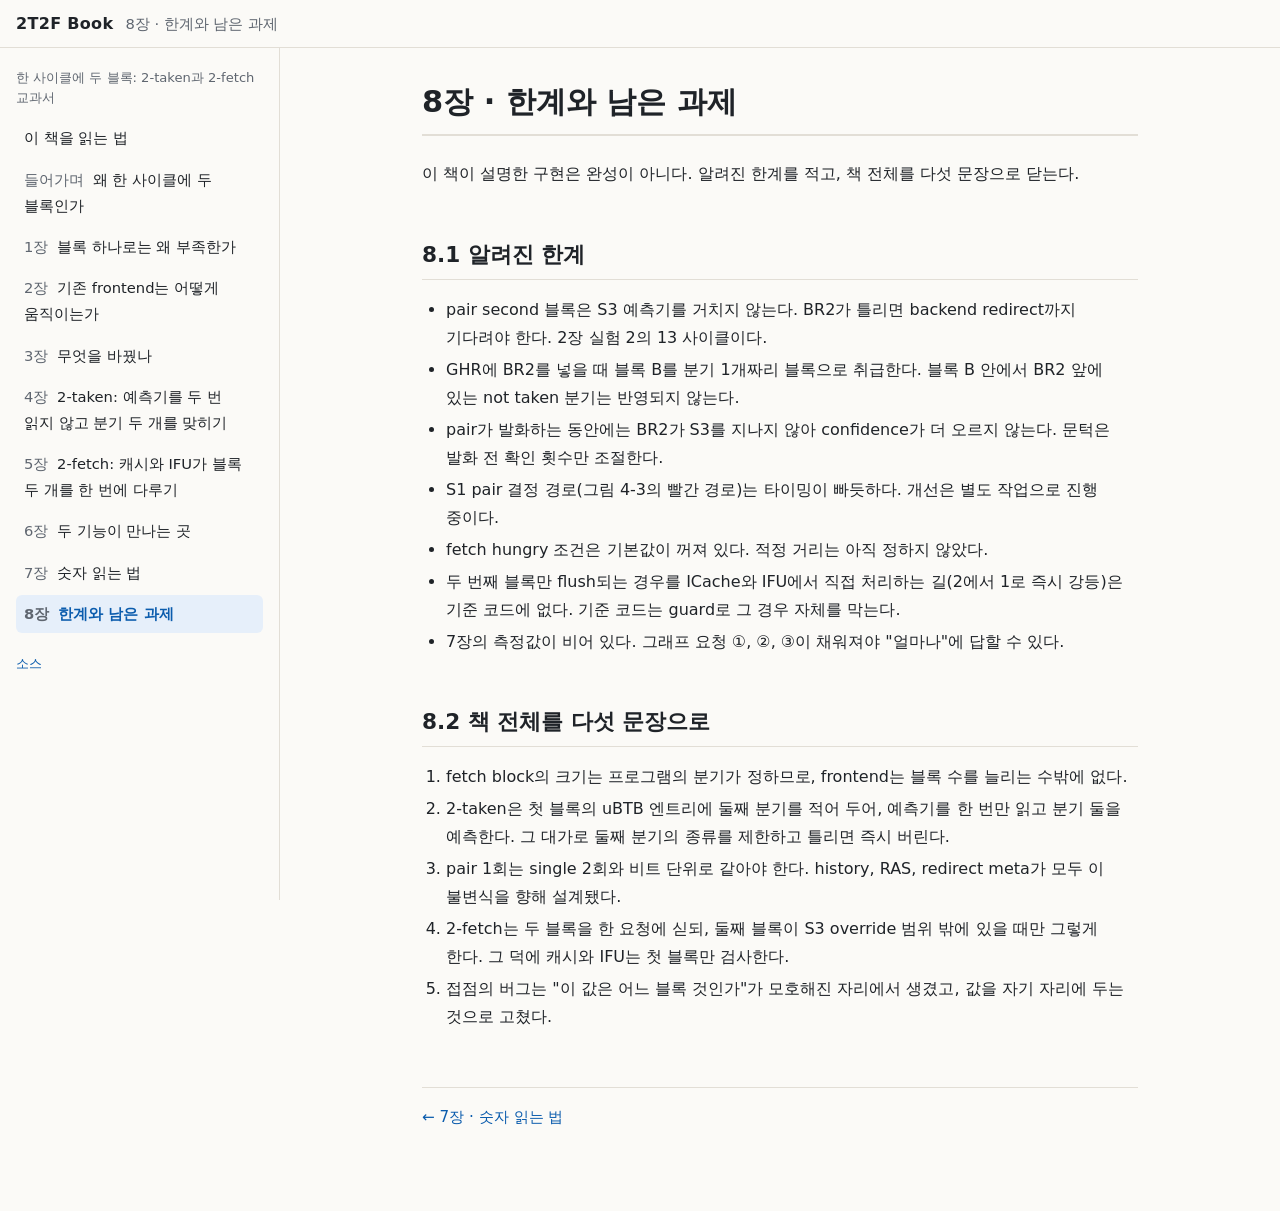
<file: chapters/ch8.html>
<!doctype html>
<html lang="ko">
<head>
<meta charset="utf-8">
<meta name="viewport" content="width=device-width, initial-scale=1">
<title>8장 · 한계와 남은 과제 — 2T2F Book</title>
<meta name="description" content="한 사이클에 두 블록: 2-taken과 2-fetch 교과서">
<link rel="stylesheet" href="../assets/book.css">
</head>
<body>
<header class="top">
  <button class="menu" aria-label="목차" onclick="document.body.classList.toggle('nav-open')">☰</button>
  <a class="brand" href="../index.html">2T2F Book</a>
  <span class="topline">8장 · 한계와 남은 과제</span>
</header>
<div class="layout">
<nav class="side">
  <div class="side-title">한 사이클에 두 블록: 2-taken과 2-fetch 교과서</div>
  <ul><li><a href="../index.html">이 책을 읽는 법</a></li><li><a href="../chapters/ch0.html"><span class="n">들어가며</span> 왜 한 사이클에 두 블록인가</a></li><li><a href="../chapters/ch1.html"><span class="n">1장</span> 블록 하나로는 왜 부족한가</a></li><li><a href="../chapters/ch2.html"><span class="n">2장</span> 기존 frontend는 어떻게 움직이는가</a></li><li><a href="../chapters/ch3.html"><span class="n">3장</span> 무엇을 바꿨나</a></li><li><a href="../chapters/ch4.html"><span class="n">4장</span> 2-taken: 예측기를 두 번 읽지 않고 분기 두 개를 맞히기</a></li><li><a href="../chapters/ch5.html"><span class="n">5장</span> 2-fetch: 캐시와 IFU가 블록 두 개를 한 번에 다루기</a></li><li><a href="../chapters/ch6.html"><span class="n">6장</span> 두 기능이 만나는 곳</a></li><li><a href="../chapters/ch7.html"><span class="n">7장</span> 숫자 읽는 법</a></li><li><a href="../chapters/ch8.html" class=cur><span class="n">8장</span> 한계와 남은 과제</a></li></ul>
  <div class="side-foot"><a href="https://github.com/star007kdh-proj/2T2F-book">소스</a></div>
</nav>
<main class="content">
<h1>8장 · 한계와 남은 과제</h1>
<p>이 책이 설명한 구현은 완성이 아니다. 알려진 한계를 적고, 책 전체를 다섯 문장으로 닫는다.</p>
<h2>8.1 알려진 한계</h2>
<ul>
<li>pair second 블록은 S3 예측기를 거치지 않는다. BR2가 틀리면 backend redirect까지 기다려야 한다. 2장 실험 2의 13 사이클이다.</li>
<li>GHR에 BR2를 넣을 때 블록 B를 분기 1개짜리 블록으로 취급한다. 블록 B 안에서 BR2 앞에 있는 not taken 분기는 반영되지 않는다.</li>
<li>pair가 발화하는 동안에는 BR2가 S3를 지나지 않아 confidence가 더 오르지 않는다. 문턱은 발화 전 확인 횟수만 조절한다.</li>
<li>S1 pair 결정 경로(그림 4-3의 빨간 경로)는 타이밍이 빠듯하다. 개선은 별도 작업으로 진행 중이다.</li>
<li>fetch hungry 조건은 기본값이 꺼져 있다. 적정 거리는 아직 정하지 않았다.</li>
<li>두 번째 블록만 flush되는 경우를 ICache와 IFU에서 직접 처리하는 길(2에서 1로 즉시 강등)은 기준 코드에 없다. 기준 코드는 guard로 그 경우 자체를 막는다.</li>
<li>7장의 측정값이 비어 있다. 그래프 요청 ①, ②, ③이 채워져야 "얼마나"에 답할 수 있다.</li>
</ul>
<h2>8.2 책 전체를 다섯 문장으로</h2>
<ol>
<li>fetch block의 크기는 프로그램의 분기가 정하므로, frontend는 블록 수를 늘리는 수밖에 없다.</li>
<li>2-taken은 첫 블록의 uBTB 엔트리에 둘째 분기를 적어 두어, 예측기를 한 번만 읽고 분기 둘을 예측한다. 그 대가로 둘째 분기의 종류를 제한하고 틀리면 즉시 버린다.</li>
<li>pair 1회는 single 2회와 비트 단위로 같아야 한다. history, RAS, redirect meta가 모두 이 불변식을 향해 설계됐다.</li>
<li>2-fetch는 두 블록을 한 요청에 싣되, 둘째 블록이 S3 override 범위 밖에 있을 때만 그렇게 한다. 그 덕에 캐시와 IFU는 첫 블록만 검사한다.</li>
<li>접점의 버그는 "이 값은 어느 블록 것인가"가 모호해진 자리에서 생겼고, 값을 자기 자리에 두는 것으로 고쳤다.</li>
</ol>
<div class="prevnext"><a class="prev" href="../chapters/ch7.html">← 7장 · 숫자 읽는 법</a></div>
</main>
</div>
<script src="../assets/book.js"></script>
</body>
</html>
</file>
<file: assets/book.css>
:root {
  --bg: #fbfaf7;
  --fg: #1f2328;
  --muted: #5f6670;
  --line: #e2ded6;
  --accent: #0b5cad;
  --accent-soft: #e6effa;
  --box: #f3f1ec;
  --warn: #8a5a00;
  --warn-bg: #fff6e0;
  --code-bg: #eeece6;
  --side-w: 280px;
  --content-w: 780px;
  color-scheme: light dark;
}
@media (prefers-color-scheme: dark) {
  :root:not([data-theme="light"]) {
    --bg: #15171b;
    --fg: #e6e6e6;
    --muted: #9aa3ad;
    --line: #2d313a;
    --accent: #6fb0ff;
    --accent-soft: #16263a;
    --box: #1d2026;
    --warn: #f0c060;
    --warn-bg: #2a2412;
    --code-bg: #23262d;
  }
}
:root[data-theme="dark"] {
  --bg: #15171b; --fg: #e6e6e6; --muted: #9aa3ad; --line: #2d313a; --accent: #6fb0ff;
  --accent-soft: #16263a; --box: #1d2026; --warn: #f0c060; --warn-bg: #2a2412; --code-bg: #23262d;
}

* { box-sizing: border-box; }
html { font-size: 16px; }
body {
  margin: 0;
  background: var(--bg);
  color: var(--fg);
  font-family: "Noto Sans KR", "Apple SD Gothic Neo", "Malgun Gothic", "Segoe UI", system-ui, sans-serif;
  line-height: 1.75;
  word-break: keep-all;
}
a { color: var(--accent); text-decoration: none; }
a:hover { text-decoration: underline; }
code, pre {
  font-family: "JetBrains Mono", Consolas, "D2Coding", monospace;
  font-size: 0.9em;
}
code { background: var(--code-bg); padding: 0.1em 0.35em; border-radius: 4px; }
pre { background: var(--code-bg); padding: 12px 14px; border-radius: 6px; overflow-x: auto; }
pre code { background: none; padding: 0; }

/* top bar */
.top {
  position: sticky; top: 0; z-index: 10;
  display: flex; align-items: center; gap: 12px;
  height: 48px; padding: 0 16px;
  background: var(--bg); border-bottom: 1px solid var(--line);
}
.top .brand { font-weight: 700; color: var(--fg); letter-spacing: 0.02em; }
.top .topline { color: var(--muted); font-size: 0.92rem; overflow: hidden; text-overflow: ellipsis; white-space: nowrap; }
.top .menu { display: none; background: none; border: 1px solid var(--line); border-radius: 6px; padding: 2px 8px; color: var(--fg); font-size: 1rem; }

/* layout */
.layout { display: flex; min-height: calc(100vh - 48px); }
.side {
  width: var(--side-w); flex: 0 0 var(--side-w);
  position: sticky; top: 48px; height: calc(100vh - 48px); overflow-y: auto;
  padding: 20px 16px 24px; border-right: 1px solid var(--line);
  font-size: 0.92rem;
}
.side-title { color: var(--muted); font-size: 0.82rem; margin-bottom: 12px; line-height: 1.5; }
.side ul { list-style: none; margin: 0; padding: 0; }
.side li a { display: block; padding: 6px 8px; border-radius: 6px; color: var(--fg); }
.side li a .n { color: var(--muted); font-variant-numeric: tabular-nums; margin-right: 4px; }
.side li a:hover { background: var(--box); text-decoration: none; }
.side li a.cur { background: var(--accent-soft); color: var(--accent); font-weight: 600; }
.side-foot { margin-top: 20px; color: var(--muted); font-size: 0.82rem; }
.content {
  flex: 1 1 auto; min-width: 0;
  max-width: var(--content-w);
  padding: 28px 32px 80px;
  margin: 0 auto;
}

/* typography */
h1 { font-size: 1.9rem; line-height: 1.3; margin: 0.2em 0 0.8em; padding-bottom: 0.4em; border-bottom: 2px solid var(--line); }
h2 { font-size: 1.35rem; margin: 2.2em 0 0.7em; padding-bottom: 0.25em; border-bottom: 1px solid var(--line); }
h3 { font-size: 1.1rem; margin: 1.8em 0 0.5em; }
p { margin: 0.8em 0; }
blockquote { margin: 1em 0; padding: 0.6em 1em; border-left: 4px solid var(--accent); background: var(--accent-soft); color: var(--fg); }
blockquote p { margin: 0.3em 0; }
ul, ol { padding-left: 1.5em; }
li { margin: 0.25em 0; }
hr { border: 0; border-top: 1px solid var(--line); margin: 2em 0; }
img { max-width: 100%; height: auto; display: block; margin: 1.2em auto 0.4em; border: 1px solid var(--line); border-radius: 6px; background: #fff; }
img + p { color: var(--muted); font-size: 0.9rem; margin-top: 0.3em; }

table { border-collapse: collapse; width: 100%; margin: 1em 0; font-size: 0.92rem; display: block; overflow-x: auto; }
th, td { border: 1px solid var(--line); padding: 6px 10px; text-align: left; vertical-align: top; }
th { background: var(--box); font-weight: 600; }
td:first-child, th:first-child { white-space: nowrap; }

details { margin: 1em 0; padding: 0.6em 1em; background: var(--box); border-radius: 6px; }
summary { cursor: pointer; font-weight: 600; }
details ol { margin-bottom: 0.4em; }

.prevnext { display: flex; justify-content: space-between; gap: 12px; margin-top: 56px; padding-top: 16px; border-top: 1px solid var(--line); font-size: 0.95rem; }
.prevnext .next { margin-left: auto; }

/* learning goals / key takeaways: emphasise via first strong paragraph */
p > strong:only-child { color: var(--fg); }

/* widgets */
.widget {
  margin: 1.2em 0; padding: 16px 18px;
  border: 1px solid var(--line); border-radius: 8px; background: var(--box);
}
.widget .w-title { font-weight: 700; margin-bottom: 8px; display: flex; align-items: baseline; gap: 8px; }
.widget .w-title .tag { font-size: 0.72rem; font-weight: 600; color: var(--accent); background: var(--accent-soft); padding: 1px 7px; border-radius: 10px; }
.widget .row { display: flex; flex-wrap: wrap; gap: 10px 22px; align-items: center; margin: 6px 0; }
.widget label { display: inline-flex; align-items: center; gap: 8px; font-size: 0.92rem; }
.widget input[type=range] { width: 160px; }
.widget select, .widget input[type=number] { font: inherit; font-size: 0.9rem; padding: 2px 6px; background: var(--bg); color: var(--fg); border: 1px solid var(--line); border-radius: 4px; }
.widget button { font: inherit; font-size: 0.88rem; padding: 4px 10px; border: 1px solid var(--line); border-radius: 6px; background: var(--bg); color: var(--fg); cursor: pointer; }
.widget button:hover { border-color: var(--accent); color: var(--accent); }
.widget button.primary { background: var(--accent); color: #fff; border-color: var(--accent); }
.widget .out { display: grid; grid-template-columns: repeat(auto-fit, minmax(150px, 1fr)); gap: 8px; margin-top: 10px; }
.widget .stat { background: var(--bg); border: 1px solid var(--line); border-radius: 6px; padding: 8px 10px; }
.widget .stat .k { font-size: 0.78rem; color: var(--muted); }
.widget .stat .v { font-size: 1.25rem; font-weight: 700; font-variant-numeric: tabular-nums; }
.widget .stat .v small { font-size: 0.8rem; font-weight: 500; color: var(--muted); margin-left: 3px; }
.widget .stat.ok .v { color: #1b7f3a; }
.widget .stat.no .v { color: #b3261e; }
.widget .note { font-size: 0.82rem; color: var(--muted); margin-top: 8px; }
.widget table { font-size: 0.86rem; margin: 8px 0 0; display: table; }
.widget td, .widget th { padding: 3px 8px; }
.widget .log { max-height: 220px; overflow-y: auto; }
.widget .ring { display: flex; gap: 4px; margin: 8px 0; flex-wrap: wrap; }
.widget .cell { width: 44px; height: 44px; border: 1px solid var(--line); border-radius: 6px; display: flex; align-items: center; justify-content: center; font-family: monospace; font-size: 0.85rem; background: var(--bg); position: relative; }
.widget .cell.ptr { border-color: var(--accent); box-shadow: inset 0 0 0 2px var(--accent); }
.widget .cell.meta { outline: 2px dashed var(--warn); outline-offset: 2px; }
.widget .cell .idx { position: absolute; top: -16px; font-size: 0.68rem; color: var(--muted); font-family: inherit; }
.widget .cell.br1 { background: #dbeafe; color: #000; }
.widget .cell.br2 { background: #fde68a; color: #000; }
.widget .bars { display: flex; gap: 6px; align-items: flex-end; height: 120px; margin: 10px 0 4px; }
.widget .bar { flex: 1; background: var(--accent); border-radius: 4px 4px 0 0; position: relative; min-width: 24px; opacity: 0.85; }
.widget .bar.base { background: var(--muted); }
.widget .bar span { position: absolute; top: -20px; left: 0; right: 0; text-align: center; font-size: 0.75rem; }
.widget .barlab { display: flex; gap: 6px; font-size: 0.72rem; color: var(--muted); }
.widget .barlab div { flex: 1; text-align: center; min-width: 24px; }
.widget .lineviz { display: flex; gap: 3px; margin: 8px 0; }
.widget .ln { flex: 1; height: 34px; border: 1px solid var(--line); border-radius: 4px; position: relative; font-size: 0.7rem; color: var(--muted); display: flex; align-items: flex-end; justify-content: center; background: var(--bg); }
.widget .ln.odd { background: repeating-linear-gradient(45deg, transparent 0 6px, var(--box) 6px 12px); }
.widget .ln .fb { position: absolute; top: 4px; height: 12px; border-radius: 3px; left: 15%; right: 15%; }
.widget .ln .fb0 { background: #3b82f6; }
.widget .ln .fb1 { background: #f59e0b; top: 18px; }

@media (max-width: 900px) {
  .top .menu { display: inline-block; }
  .top .topline { display: none; }
  .side { position: fixed; left: 0; top: 48px; transform: translateX(-100%); transition: transform 0.2s; background: var(--bg); z-index: 9; }
  body.nav-open .side { transform: none; }
  .content { padding: 20px 16px 60px; }
  h1 { font-size: 1.55rem; }
}
</file>
